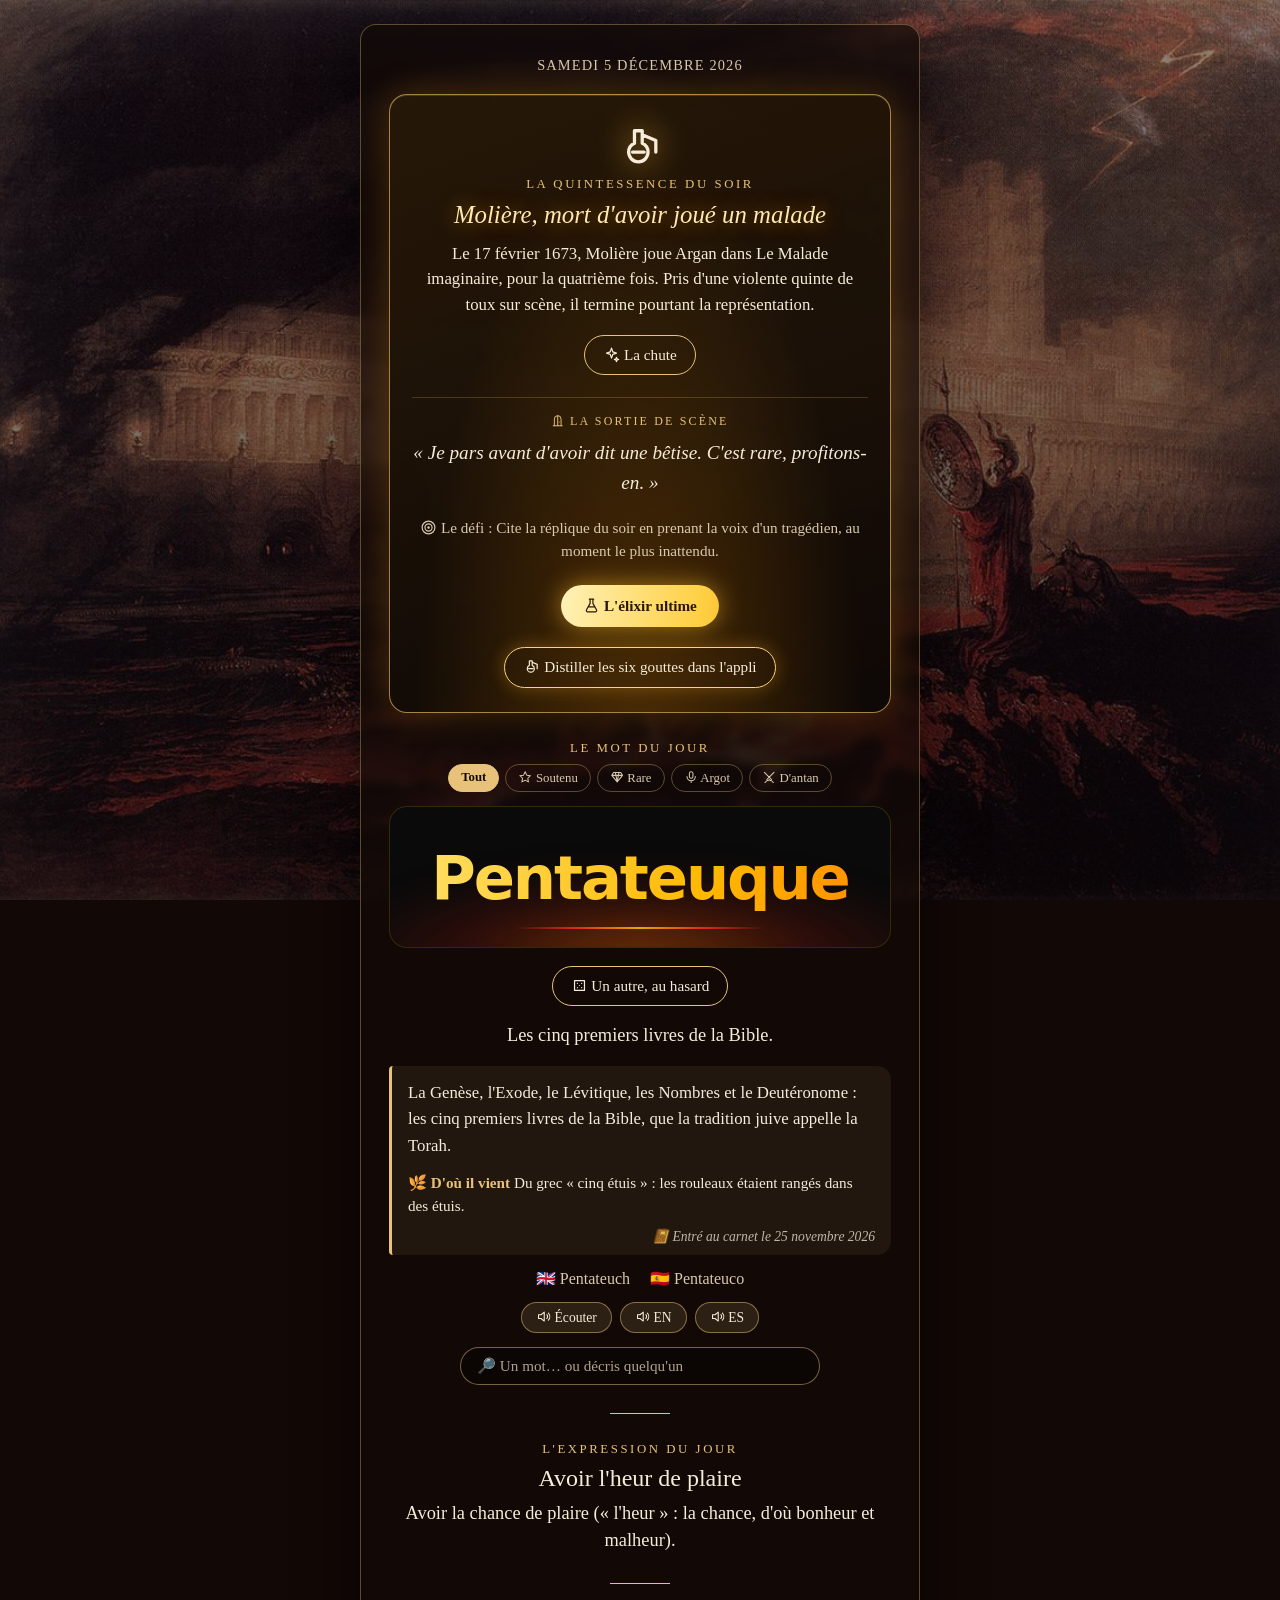
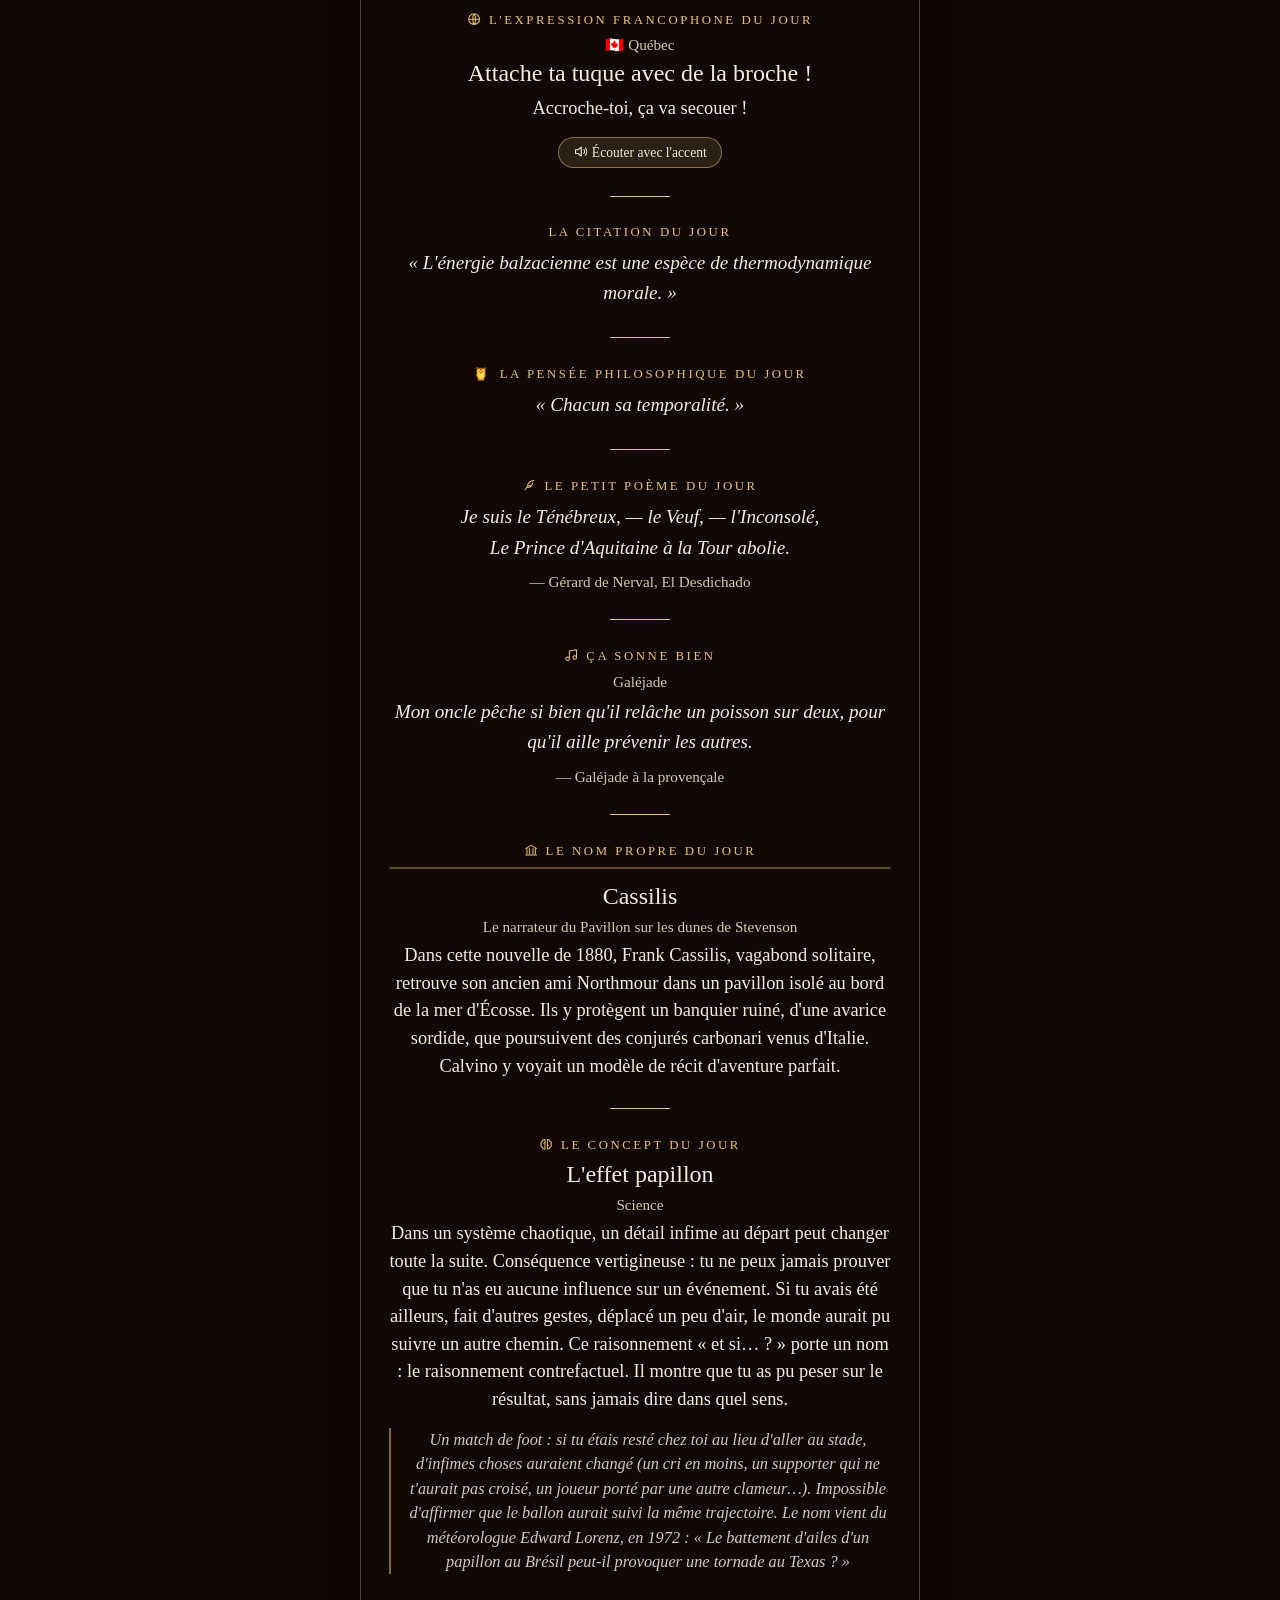
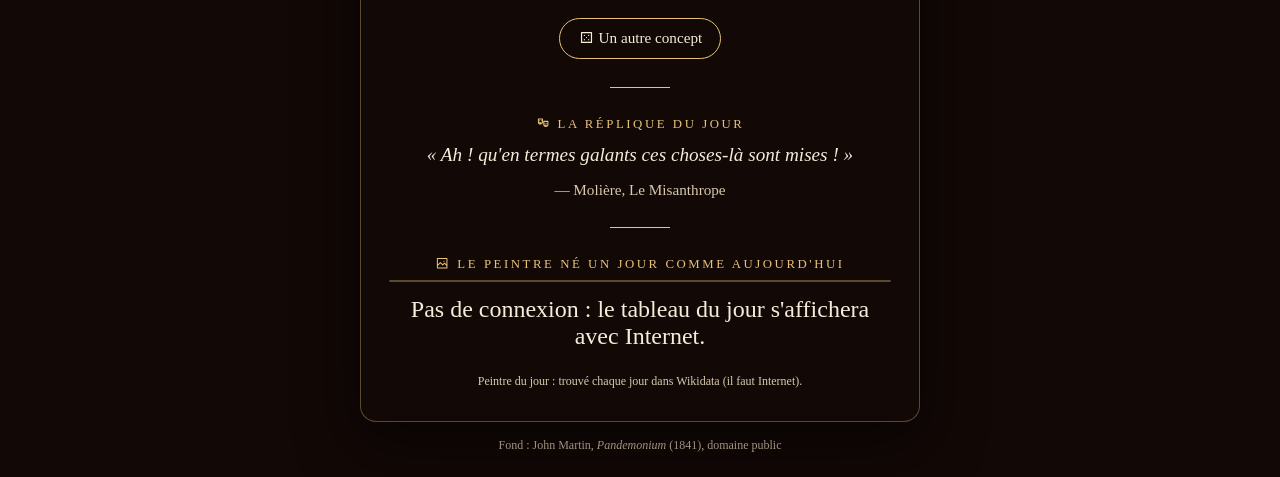
<file: index.html>
<!DOCTYPE html>
<html lang="fr">
<head>
  <meta charset="UTF-8">
  <meta name="viewport" content="width=device-width, initial-scale=1">
  <title>Mot du jour</title>
  <link rel="stylesheet" href="style.css">
</head>
<body>
  <main class="carte">
    <p class="date" id="date">…</p>
    <!-- La quintessence du jour : l'anecdote, la chute, le défi et la sortie de scène -->
    <section class="bloc quintessence" id="quintessence">
      <span class="q-etincelle" aria-hidden="true"></span><span class="q-etincelle" aria-hidden="true"></span><span class="q-etincelle" aria-hidden="true"></span><span class="q-etincelle" aria-hidden="true"></span><span class="q-etincelle" aria-hidden="true"></span>
      <p class="q-alambic" aria-hidden="true">⚗️</p>
      <h2 class="etiquette" id="q-etiquette">La quintessence du soir</h2>
      <p class="q-anecdote-titre" id="q-titre">…</p>
      <p class="definition" id="q-recit">…</p>
      <button class="bouton q-bouton-chute" id="q-bouton-chute" type="button">✨ La chute</button>
      <p class="q-chute" id="q-chute" hidden></p>
      <div class="q-sortie">
        <p class="q-petite-etiquette">🚪 La sortie de scène</p>
        <blockquote class="citation" id="q-sortie">…</blockquote>
      </div>
      <p class="q-defi" id="q-defi"></p>
      <button class="bouton q-bouton-elixir" id="q-bouton-elixir" type="button">🍯 L'élixir ultime</button>
      <div class="q-elixir" id="q-elixir" hidden>
        <p class="q-petite-etiquette">La tirade du soir, à déclamer</p>
        <p class="q-tirade" id="q-tirade"></p>
      </div>
      <a class="bouton q-vers-appli" href="app/">⚗️ Distiller les six gouttes dans l'appli</a>
    </section>

    <section class="bloc">
      <h2 class="etiquette" id="etiquette-mot">Le mot du jour</h2>
      <div class="categories" id="categories">
        <button class="categorie active" data-cat="tout" type="button">Tout</button>
        <button class="categorie" data-cat="utile" type="button">⭐ Soutenu</button>
        <button class="categorie" data-cat="rare" type="button">💎 Rare</button>
        <button class="categorie" data-cat="argot" type="button">🎤 Argot</button>
        <button class="categorie" data-cat="antan" type="button">⚔️ D'antan</button>
      </div>
      <div class="feu">
        <h1 class="mot" id="mot">…</h1>
      </div>
      <button class="bouton bouton-haut" id="hasard" type="button">🎲 Un autre, au hasard</button>
      <p class="definition" id="definition">…</p>
      <div class="fiche-site" id="fiche-site" hidden></div>
      <p class="langues">
        <span>🇬🇧 <span id="anglais">…</span></span>
        <span>🇪🇸 <span id="espagnol">…</span></span>
      </p>
      <div class="voix" id="voix">
        <button class="bouton-voix" type="button" data-langue="fr">🔊 Écouter</button>
        <button class="bouton-voix" type="button" data-langue="en">🔊 EN</button>
        <button class="bouton-voix" type="button" data-langue="es">🔊 ES</button>
      </div>
      <div class="recherche">
        <input class="champ-recherche" id="recherche" type="search" placeholder="🔎 Un mot… ou décris quelqu'un" autocomplete="off" aria-label="Chercher un mot">
        <ul class="resultats" id="resultats" hidden></ul>
      </div>
    </section>

    <hr class="separateur">

    <section class="bloc">
      <h2 class="etiquette">L'expression du jour</h2>
      <p class="expression" id="expression">…</p>
      <p class="definition" id="sens">…</p>
    </section>

    <hr class="separateur">

    <section class="bloc">
      <h2 class="etiquette">🌍 L'expression francophone du jour</h2>
      <p class="pays" id="pays">…</p>
      <p class="expression" id="francophone">…</p>
      <p class="definition" id="francophone-sens">…</p>
      <div class="voix">
        <button class="bouton-voix" id="ecouter-accent" type="button">🔊 Écouter avec l'accent</button>
      </div>
    </section>

    <hr class="separateur">

    <section class="bloc">
      <h2 class="etiquette">La citation du jour</h2>
      <blockquote class="citation" id="citation">…</blockquote>
      <p class="auteur" id="auteur"></p>
    </section>

    <hr class="separateur">

    <section class="bloc">
      <h2 class="etiquette">🦉 La pensée philosophique du jour</h2>
      <blockquote class="citation" id="philosophie">…</blockquote>
      <p class="auteur" id="philosophe"></p>
    </section>

    <hr class="separateur">

    <section class="bloc">
      <h2 class="etiquette">🪶 Le petit poème du jour</h2>
      <blockquote class="citation poeme" id="poeme">…</blockquote>
      <p class="auteur" id="poete"></p>
    </section>

    <hr class="separateur">

    <section class="bloc">
      <h2 class="etiquette">🎶 Ça sonne bien</h2>
      <p class="pays" id="sonore-type">…</p>
      <blockquote class="citation poeme" id="sonore">…</blockquote>
      <p class="auteur" id="sonore-info"></p>
    </section>

    <hr class="separateur">

    <section class="bloc">
      <h2 class="etiquette">🏛️ Le nom propre du jour</h2>
      <img class="oeuvre" id="nom-propre-image" alt="" hidden>
      <p class="expression" id="nom-propre">…</p>
      <p class="pays" id="nom-propre-qui"></p>
      <p class="definition" id="nom-propre-anecdote"></p>
      <p class="auteur" id="nom-propre-credit"></p>
    </section>

    <hr class="separateur">

    <section class="bloc" id="bloc-concept">
      <h2 class="etiquette">🧠 Le concept du jour</h2>
      <p class="expression" id="concept">…</p>
      <p class="pays" id="concept-famille"></p>
      <p class="definition" id="concept-explication"></p>
      <p class="definition concept-exemple" id="concept-exemple"></p>
      <button class="bouton" id="autre-concept" type="button">🎲 Un autre concept</button>
    </section>

    <hr class="separateur">

    <section class="bloc">
      <h2 class="etiquette">🎭 La réplique du jour</h2>
      <blockquote class="citation" id="replique">…</blockquote>
      <p class="auteur" id="piece"></p>
    </section>

    <hr class="separateur">

    <section class="bloc">
      <h2 class="etiquette">🖼️ Le peintre né un jour comme aujourd'hui</h2>
      <img class="oeuvre" id="oeuvre-image" alt="" hidden>
      <p class="expression" id="oeuvre">Recherche en cours…</p>
      <p class="auteur" id="peintre"></p>
    </section>

    <p class="source">Peintre du jour : trouvé chaque jour dans Wikidata (il faut Internet).</p>
  </main>

  <p class="credit" id="credit" hidden>Fond : John Martin, <em>Pandemonium</em> (1841), domaine public</p>

  <script src="mots-plus.js"></script>
  <script src="mots.js"></script>
  <script src="fiches.js"></script>
  <script src="carnet.js"></script>
  <script src="citations-plus.js"></script>
  <script src="contenus.js"></script>
  <script src="niveaux.js"></script>
  <script src="noms-propres.js"></script>
  <script src="quintessence.js"></script>
  <script src="script.js"></script>
  <script src="pictos.js"></script>
</body>
</html>
</file>
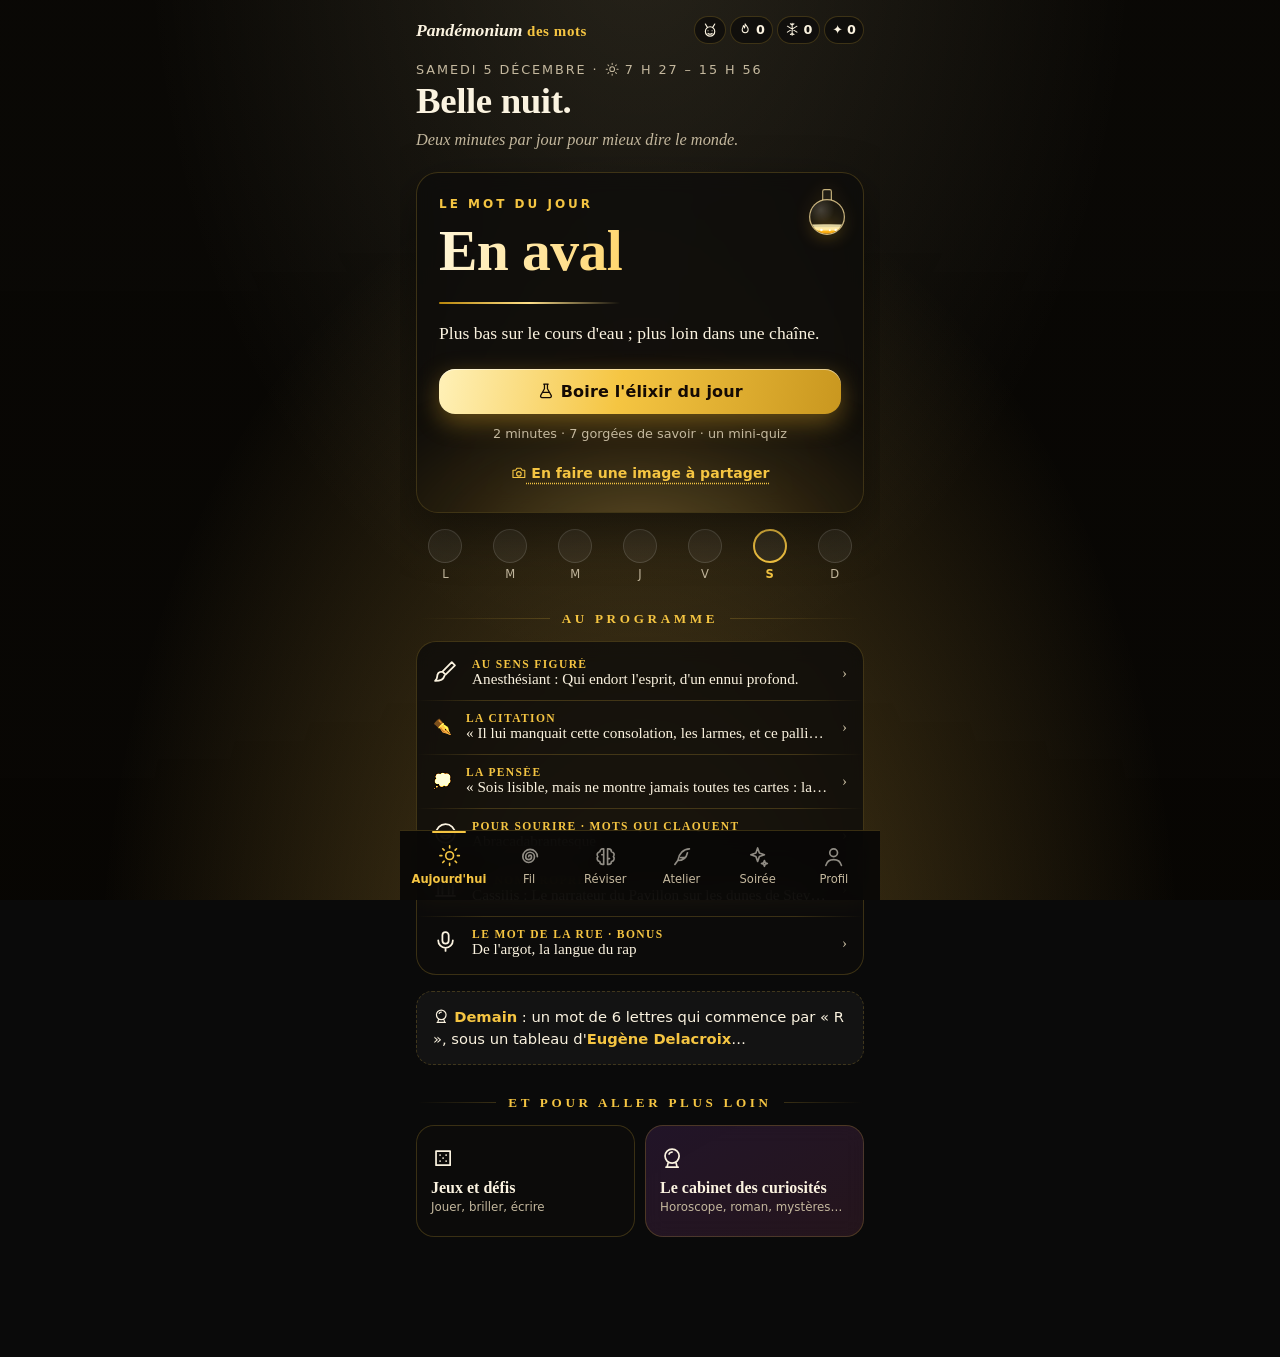
<file: app/index.html>
<!DOCTYPE html>
<html lang="fr">
<head>
  <meta charset="UTF-8">
  <meta name="viewport" content="width=device-width, initial-scale=1, viewport-fit=cover">
  <meta name="theme-color" content="#0a0804">
  <meta name="description" content="Un mot rare par jour, des citations, des pensées et un mini-quiz pour apprendre en 2 minutes.">
  <!-- Pour l'installer comme une appli sur l'écran d'accueil -->
  <link rel="manifest" href="manifest.webmanifest">
  <link rel="icon" href="icones/icone-192.png" type="image/png">
  <link rel="apple-touch-icon" href="icones/apple-touch-icon.png">
  <meta name="apple-mobile-web-app-capable" content="yes">
  <meta name="mobile-web-app-capable" content="yes">
  <meta name="apple-mobile-web-app-status-bar-style" content="black-translucent">
  <meta name="apple-mobile-web-app-title" content="Pandémonium">
  <title>Pandémonium des mots</title>
  <link rel="stylesheet" href="app.css">
</head>
<body>
  <div class="fond" aria-hidden="true"></div>

  <div class="appli">
    <!-- ===== En-tête : série et points ===== -->
    <header class="haut">
      <div class="marque"><em>Pandémonium</em> <span>des mots</span></div>
      <div class="compteurs">
        <button class="pastille bascule-version" id="bascule-version" type="button" aria-label="Passer à la version Pandémonium">😈</button>
        <span class="pastille flamme" title="Jours d'affilée">🔥 <b id="serie">0</b></span>
        <span class="pastille" title="Gels de série : protègent ta série si tu rates un jour">❄️ <b id="gels">0</b></span>
        <span class="pastille" title="Points">✦ <b id="xp">0</b></span>
      </div>
    </header>

    <!-- ===== Onglet Fil : le scroll culture, écran principal ===== -->
    <section class="ecran ecran-fil" id="ecran-fil" hidden>
      <iframe class="fil-cadre" id="fil-cadre" title="Le Fil des savoirs" src="about:blank"></iframe>
    </section>

    <!-- ===== Onglet Aujourd'hui ===== -->
    <section class="ecran" id="ecran-aujourdhui">
      <div id="accueil-session">
        <div class="salut">
          <p class="sur-titre" id="date"></p>
          <h1 class="titre" id="salut">Bonjour.</h1>
          <p class="devise" id="devise">Deux minutes par jour pour <span id="devise-verbe">mieux dire</span> le monde.</p>        </div>

        <article class="carte carte-apercu carte-hero">
          <!-- La fiole du jour : vide le matin, pleine d'élixir une fois la session bue -->
          <div class="fiole-hero" id="fiole-hero" aria-hidden="true">
            <div class="q-fiole"><div class="q-col"></div><div class="q-panse"><div class="q-liquide" id="fiole-hero-liquide" style="--avant:0%;--apres:18%"><i></i><i></i><i></i></div></div></div>
          </div>
          <p class="etiquette" id="etiquette-hero">Le mot du jour</p>
          <p class="mot-feu" id="apercu-mot">…</p>
          <div class="trait"></div>
          <p class="texte-doux" id="apercu-def">…</p>
          <div class="seulement-clair">
            <button class="bouton principal large bouton-hero" id="commencer" type="button">Commencer</button>
            <p class="petit detail-hero">2 minutes · 7 gorgées de savoir · un mini-quiz</p>
            <p class="petit" id="deja-fait" hidden>🍯 Élixir du jour bu jusqu'à la dernière goutte. Reviens demain pour garder ta série !<br><b id="compte-rebours"></b></p>
          </div>
          <button class="lien-image" id="ouvrir-image" type="button">📸 En faire une image à partager</button>
        </article>

        <!-- La version sombre : le grimoire du jour -->
        <div class="seulement-maudit" id="grimoire"></div>

        <div class="seulement-clair">
        <div class="semaine" id="semaine"></div>

        <button class="rappel-revision" id="rappel-revision" type="button" hidden></button>

        <h2 class="titre-2">Au programme</h2>
        <div class="programme" id="programme"></div>

        <div class="teaser" id="teaser"></div>
        </div>

        <!-- Les deux portes : les bonus d'un côté, les curiosités de l'autre (tri du 2026-11-25) -->
        <h2 class="titre-2">Et pour aller plus loin</h2>
        <div class="duo-conversation portes-accueil">
          <button class="bouton-conversation porte-jeux" id="ouvrir-jeux" type="button"><i>🎲</i><b>Jeux et défis</b><span>Jouer, briller, écrire</span></button>
          <button class="bouton-conversation porte-cabinet" id="ouvrir-cabinet" type="button"><i>🔮</i><b>Le cabinet des curiosités</b><span>Horoscope, roman, mystères…</span></button>
        </div>
      </div>

      <!-- Les cartes de la session -->
      <div id="session" hidden>
        <div class="progression" id="progression"></div>
        <article class="carte carte-session" id="carte"></article>
        <div class="rangee">
          <button class="bouton" id="precedent" type="button">◀</button>
          <button class="bouton principal" id="suivant" type="button">Suivant</button>
        </div>
      </div>

      <!-- Le quiz -->
      <div id="quiz" hidden>
        <div class="progression" id="progression-quiz"></div>
        <article class="carte">
          <p class="etiquette">Quel mot correspond ?</p>
          <p class="question" id="question"></p>
          <div class="choix" id="choix"></div>
        </article>
      </div>

      <!-- Le résultat -->
      <div id="resultat" hidden>
        <article class="carte centre">
          <p class="grand-emoji" id="resultat-emoji">🔥</p>
          <h2 class="titre" id="resultat-titre">Bravo !</h2>
          <p class="texte-doux" id="resultat-texte"></p>
          <p class="gain" id="resultat-gain"></p>
          <p class="palier" id="palier" hidden></p>
        </article>
        <button class="bouton large coffre" id="coffre" type="button" hidden>🎁 Ouvrir le coffre du jour</button>
        <p class="coffre-resultat" id="coffre-resultat" hidden></p>
        <button class="bouton principal large" id="partager" type="button">Partager le mot du jour</button>
        <button class="bouton large" id="retour-accueil" type="button">Terminer</button>
      </div>
    </section>

    <!-- ===== Onglet Réviser ===== -->
    <section class="ecran" id="ecran-reviser" hidden>
      <h1 class="titre">Réviser</h1>
      <p class="sous-titre">Les mots reviennent juste avant que tu les oublies.</p>
      <article class="carte">
        <p class="etiquette">À revoir aujourd'hui</p>
        <p class="chiffre" id="a-revoir">0</p>
        <p class="texte-doux" id="mots-appris"></p>
      </article>
      <button class="bouton principal large" id="lancer-revision" type="button">Lancer une révision</button>
      <p class="petit">Revoir tes mots du jour est toujours gratuit. En plus : 1 révision bonus par jour, illimitée avec Premium.</p>

      <button class="bouton-quintessence bouton-tour" id="ouvrir-tour" type="button">
        <i aria-hidden="true">🗼</i>
        <b>La Tour du Pandémonium</b>
        <span id="tour-sous">Monte étage par étage et terrasse les créatures avec tes mots</span>
      </button>
      <div class="duo-conversation">
        <button class="bouton-conversation" id="ouvrir-pendu" type="button"><i>🪢</i><b>Le pendu de la potence</b><span>Un mot rare, lettre par lettre</span></button>
        <button class="bouton-conversation" id="ouvrir-galejade" type="button"><i>🎭</i><b>Vrai ou galéjade ?</b><span>5 secondes pour démasquer le faux</span></button>
      </div>
      <button class="bouton-conversation bouton-paires" id="ouvrir-paires" type="button"><i>🔗</i><b>Les alliances</b><span id="paires-sous">60 secondes pour relier un maximum de mots à leur définition</span></button>

      <h2 class="titre-2">Le dictionnaire 🔎</h2>
      <input class="champ-dico" id="dico-recherche" type="search" placeholder="Un mot… ou décris quelqu'un pour trouver le mot juste" autocomplete="off" aria-label="Chercher un mot">
      <div class="puces" id="puces-dico">
        <button class="puce active" data-cat="tout" type="button">Tout</button>
        <button class="puce" data-cat="utile" type="button">⭐ Soutenu</button>
        <button class="puce" data-cat="rare" type="button">💎 Rare</button>
        <button class="puce" data-cat="argot" type="button">🎤 Argot</button>
        <button class="puce" data-cat="antan" type="button">⚔️ D'antan</button>
        <button class="puce" data-cat="concepts" type="button">🧠 Concepts</button>
        <button class="puce" data-cat="nomspropres" type="button">🏛️ Noms propres</button>
      </div>
      <p class="petit" id="dico-compte"></p>
      <div id="dico-resultats" class="liste"></div>

      <h2 class="titre-2">Mes favoris ♥</h2>
      <div id="liste-favoris" class="liste"></div>
    </section>

    <!-- ===== Onglet Collection ===== -->
    <section class="ecran" id="ecran-collection" hidden>
      <h1 class="titre">Atelier</h1>
      <p class="sous-titre">Joue avec les images des grands auteurs, puis invente les tiennes.</p>

      <button class="bouton-quintessence bouton-alambic" id="ouvrir-sublimer" type="button">
        <i aria-hidden="true">✒️</i>
        <b>Sublimer</b>
        <span>Écris ton message comme il vient : l'appli le rend élégant, poétique ou romantique, à envoyer</span>
      </button>

      <button class="bouton-quintessence bouton-alambic" id="ouvrir-alambic" type="button">
        <i aria-hidden="true">⚗️</i>
        <b>L'alambic</b>
        <span>Trois mots rares à distiller en une phrase : bronze, argent, or… ou légendaire</span>
      </button>

      <button class="bouton-quintessence bouton-alambic" id="ouvrir-tirade" type="button">
        <i aria-hidden="true">🎭</i>
        <b>La tirade du jour</b>
        <span>Un grand texte du théâtre, à jouer face caméra pour TikTok, Reels ou Shorts</span>
      </button>

      <article class="carte">
        <p class="etiquette">✍️ L'atelier poétique</p>
        <div class="rangee">
          <button class="bouton" id="jeu-completer" type="button">🧩 Complète l'image</button>
          <button class="bouton" id="jeu-creer" type="button">✍️ Crée ton image</button>
        </div>
        <div class="zone-atelier" id="zone-atelier"></div>
      </article>

      <article class="carte">
        <p class="etiquette">🎤 L'atelier rimes</p>
        <p class="petit gauche">Donne tes mots (ou tire-les au sort), regarde ce qui rime, puis écris ta punchline. C'est toi qui écris : l'appli te donne seulement la matière.</p>
        <input class="champ" id="rimes-mots" placeholder="Tes mots, séparés par des virgules (ex. : rire, rime)" maxlength="120" autocomplete="off">
        <div class="rangee">
          <button class="bouton" id="rimes-tirer" type="button">🎲 Tirer des mots</button>
          <button class="bouton principal" id="rimes-chercher" type="button">Trouver les rimes</button>
        </div>
        <div class="zone-atelier" id="zone-rimes"></div>
      </article>

      <h2 class="titre-2">📓 Mon carnet</h2>
      <p class="petit gauche">Un mot croisé dans un livre, un film, une conversation ? Note-le ici avec la phrase où tu l'as trouvé : il entre dans ton dictionnaire, tes jeux et tes révisions, avec sa propre fiche.</p>

      <form class="carte formulaire" id="formulaire">
        <div class="onglets-type" role="radiogroup">
          <label><input type="radio" name="type" value="mot" checked> Mot</label>
          <label><input type="radio" name="type" value="citation"> Citation</label>
          <label><input type="radio" name="type" value="pensee"> Pensée</label>
          <label><input type="radio" name="type" value="invention"> Invention</label>
        </div>
        <input class="champ" id="champ-titre" placeholder="Le mot (ex. : Pantois)" maxlength="120" required>
        <textarea class="champ" id="champ-texte" placeholder="Sa définition" maxlength="400" rows="3" required></textarea>
        <input class="champ" id="champ-source" placeholder="📖 Où l'as-tu croisé ? (ex. : La Peau de chagrin, un film, ma grand-mère…)" maxlength="120">
        <textarea class="champ" id="champ-contexte" placeholder="✍️ La phrase où tu l'as trouvé (facultatif)" maxlength="400" rows="2"></textarea>
        <input class="champ" id="champ-auteur" placeholder="Auteur (facultatif)" maxlength="80">
        <button class="bouton principal large" type="submit" id="bouton-carnet">Ajouter à mon carnet</button>
        <p class="petit" id="limite-collection"></p>
      </form>

      <div id="liste-collection" class="liste"></div>
    </section>

    <!-- ===== Onglet Soirée ===== -->
    <section class="ecran" id="ecran-soiree" hidden>
      <p class="sur-titre">Mode soirée</p>
      <h1 class="titre" id="titre-soiree">Le salon</h1>
      <p class="sous-titre" id="sous-titre-soiree">Pose le téléphone au milieu, lis à voix haute, et que la partie commence.</p>

      <div class="salons" id="salons">
        <button class="salon actif" data-salon="amis" type="button"><i>🎉</i><b>Entre amis</b><span>Débats, paradoxes, défis</span></button>
        <button class="salon" data-salon="conversation" type="button"><i>💬</i><b>À deux</b><span>Pour un tête-à-tête</span></button>
        <button class="salon" data-salon="famille" type="button"><i>👨‍👩‍👧</i><b>En famille</b><span>Anciens contre jeunes</span></button>
        <button class="salon" data-salon="theatre" type="button"><i>🎭</i><b>Théâtre</b><span>Une phrase, mille tons</span></button>
      </div>

      <button class="bouton-conversation bouton-paires bouton-pyramide" id="ouvrir-pyramide" type="button"><i>🔺</i><b id="nom-pyramide">La pyramide</b><span>15 cartes face cachée, des défis qui montent en puissance</span></button>
      <button class="bouton-conversation bouton-paires bouton-pyramide" id="ouvrir-duel" type="button"><i>⚔️</i><b>Le duel d'insultes</b><span>À deux, face à face : la plus belle pique l'emporte, le public tranche</span></button>
      <button class="bouton-conversation bouton-paires bouton-pyramide" id="ouvrir-garou" type="button"><i>🐺</i><b>Le loup-garou maudit</b><span>De 5 à 16 joueurs : l'appli distribue les rôles et raconte la nuit</span></button>

      <div class="puces" id="puces-soiree">
        <button class="puce active" data-genre="tout" type="button">Tout</button>
        <button class="puce" data-genre="debat" type="button">Débat</button>
        <button class="puce" data-genre="paradoxe" type="button">Paradoxe</button>
        <button class="puce" data-genre="defi" type="button">Défi</button>
        <button class="puce" data-genre="qui" type="button">Qui de nous</button>
        <button class="puce" data-genre="devine" type="button">Devine</button>
        <button class="puce" data-genre="galejade" type="button">Galéjade</button>
        <button class="puce" data-genre="glissement" type="button">Glissements</button>
        <button class="puce" data-genre="invente" type="button">Invente</button>
        <button class="puce" data-genre="diction" type="button">Articule</button>
        <button class="puce" data-genre="malle" type="button">La malle</button>
      </div>

      <article class="carte carte-session carte-soiree" id="carte-soiree"></article>
      <div class="score-famille" id="score-famille" hidden>
        <button class="camp" type="button" data-camp="anciens">👴 Les anciens <strong id="points-anciens">0</strong> <span>+1</span></button>
        <button class="camp" type="button" data-camp="jeunes">🧒 Les jeunes <strong id="points-jeunes">0</strong> <span>+1</span></button>
        <button class="remise" type="button" aria-label="Remettre les points à zéro">↺</button>
      </div>
      <button class="bouton principal large" id="sujet-suivant" type="button">Sujet suivant</button>
      <p class="petit" id="compteur-soiree"></p>
    </section>

    <!-- ===== Onglet Profil ===== -->
    <section class="ecran" id="ecran-profil" hidden>
      <h1 class="titre">Profil</h1>
      <article class="carte">
        <p class="etiquette">Ton niveau</p>
        <p class="niveau" id="niveau">Apprenti</p>
        <div class="barre"><div class="barre-remplie" id="barre-niveau"></div></div>
        <p class="petit" id="niveau-detail"></p>
      </article>

      <!-- Le grimoire des titres : chaque exploit débloque un titre, gardé pour toujours -->
      <h2 class="titre-2">📖 Le grimoire des titres</h2>
      <p class="petit gauche" id="grimoire-titres-compte"></p>
      <div class="grimoire-titres" id="grimoire-titres"></div>

      <h2 class="titre-2">🐉 Ton bestiaire</h2>
      <p class="petit gauche" id="bestiaire-compte"></p>
      <div class="collection-magie" id="profil-bestiaire"></div>

      <h2 class="titre-2">🪄 Tes sortilèges</h2>
      <p class="petit gauche" id="sorts-compte"></p>
      <div class="collection-magie" id="profil-sorts"></div>

      <article class="carte">
        <p class="etiquette">🔊 Le bruit du breuvage</p>
        <p class="texte-doux">Un petit glouglou quand tu bois l'élixir, et des bulles à chaque gorgée.</p>
        <button class="bouton large" id="bascule-son" type="button">🔊 Son activé</button>
      </article>

      <h2 class="titre-2">Galerie</h2>
      <p class="petit gauche">Chaque jour, un tableau différent. Touche-en un pour le garder (Premium dans la version finale).</p>
      <div class="galerie" id="galerie"></div>
      <p class="petit gauche" id="credit-fond"></p>

      <h2 class="titre-2">Badges</h2>
      <div class="badges" id="badges"></div>

      <article class="carte carte-premium">
        <p class="etiquette">Premium</p>
        <p class="texte-doux">Thèmes exclusifs, widgets, révisions et collection illimitées, catégories théâtre, philosophie et francophonie.</p>
        <button class="bouton principal large" id="ouvrir-premium" type="button">Découvrir Premium</button>
      </article>
    </section>

    <!-- ===== Barre de navigation ===== -->
    <nav class="navigation">
      <button class="nav actif" data-ecran="aujourdhui" type="button"><span>☀️</span>Aujourd'hui</button>
      <button class="nav" data-ecran="fil" type="button"><span>🌀</span>Fil</button>
      <button class="nav" data-ecran="reviser" type="button"><span>🧠</span>Réviser</button>
      <button class="nav" data-ecran="collection" type="button"><span>✍️</span>Atelier</button>
      <button class="nav" data-ecran="soiree" type="button"><span>🎉</span>Soirée</button>
      <button class="nav" data-ecran="profil" type="button"><span>👤</span>Profil</button>
    </nav>
  </div>

  <!-- ===== Fenêtre des sujets de conversation ===== -->
  <div class="voile" id="fenetre-conversation" hidden>
    <div class="fenetre">
      <button class="fermer" id="fermer-conversation" type="button" aria-label="Fermer">✕</button>
      <div id="conversation-contenu"></div>
    </div>
  </div>

  <!-- ===== La pyramide : 15 cartes face cachée, des défis de plus en plus forts ===== -->
  <div class="voile" id="fenetre-pyramide" hidden>
    <div class="fenetre">
      <button class="fermer" id="fermer-pyramide" type="button" aria-label="Fermer">✕</button>
      <p class="etiquette" id="titre-pyramide">🔺 La pyramide</p>
      <p class="petit gauche" id="regle-pyramide"></p>
      <div class="pyramide" id="pyramide"></div>
      <div class="defi-pyramide" id="defi-pyramide"></div>
      <button class="bouton principal large" id="rejouer-pyramide" type="button">Nouvelle pyramide</button>
    </div>
  </div>

  <!-- ===== L'alambic : trois mots rares distillés en une phrase ===== -->
  <div class="voile" id="fenetre-alambic" hidden>
    <div class="fenetre">
      <button class="fermer" id="fermer-alambic" type="button" aria-label="Fermer">✕</button>
      <p class="etiquette">⚗️ L'alambic</p>
      <div class="alambic" id="alambic"></div>
    </div>
  </div>

  <!-- ===== Sublimer : ton message, en plus beau (rien ne part sans toi) ===== -->
  <div class="voile" id="fenetre-sublimer" hidden>
    <div class="fenetre">
      <button class="fermer" id="fermer-sublimer" type="button" aria-label="Fermer">✕</button>
      <p class="etiquette">✒️ Sublimer</p>
      <div class="sublimer" id="sublimer">
        <textarea class="champ" id="sublime-texte" rows="3" maxlength="600" placeholder="Ton message, tel qu'il te vient… (ex. : dispo demain pour un café ?)" aria-label="Ton message"></textarea>
        <div class="tons-sublime" id="sublime-tons"></div>
        <div class="curseur-sublime">
          <label for="sublime-degre">Degré : <b id="sublime-degre-nom">Raffiné</b></label>
          <input type="range" id="sublime-degre" min="1" max="3" step="1" value="2">
          <div class="graduations"><span>Délicat</span><span>Raffiné</span><span>Grandiloquent</span></div>
        </div>
        <div class="formats-image tu-vous">
          <button type="button" id="sublime-tu">Tutoyer</button>
          <button type="button" id="sublime-vous">Vouvoyer</button>
        </div>
        <div id="sublime-resultat"></div>
      </div>
    </div>
  </div>

  <!-- ===== La tirade du jour : le texte, le jeu, puis le tournage face caméra (rien ne quitte le téléphone sans toi) ===== -->
  <div class="voile" id="fenetre-tirade" hidden>
    <div class="fenetre">
      <button class="fermer" id="fermer-tirade" type="button" aria-label="Fermer">✕</button>
      <p class="etiquette">🎭 La tirade du jour</p>
      <div id="tirade"></div>
    </div>
  </div>
  <div class="plateau" id="plateau" hidden>
    <video class="plateau-video" id="plateau-video" playsinline muted autoplay></video>
    <div class="prompteur" id="prompteur"></div>
    <p class="plateau-decompte" id="plateau-decompte"></p>
    <p class="plateau-chrono" id="plateau-chrono" hidden>● 0:00</p>
    <div class="plateau-actions" id="plateau-actions"></div>
  </div>

  <!-- ===== Le Roman de l'Alchimiste : le feuilleton, un épisode par jour ===== -->
  <div class="voile" id="fenetre-roman" hidden>
    <div class="fenetre fenetre-roman">
      <button class="fermer" id="fermer-roman" type="button" aria-label="Fermer">✕</button>
      <div class="roman" id="roman"></div>
    </div>
  </div>

  <!-- ===== Les jeux : la Tour, le pendu, vrai ou galéjade ===== -->
  <div class="voile" id="fenetre-tour" hidden>
    <div class="fenetre">
      <button class="fermer" id="fermer-tour" type="button" aria-label="Fermer">✕</button>
      <div class="tour" id="tour"></div>
    </div>
  </div>
  <div class="voile" id="fenetre-pendu" hidden>
    <div class="fenetre">
      <button class="fermer" id="fermer-pendu" type="button" aria-label="Fermer">✕</button>
      <p class="etiquette">🪢 Le pendu de la potence</p>
      <div class="pendu" id="pendu"></div>
    </div>
  </div>
  <!-- ===== La porte qui s'ouvre en grinçant sur Jeux et défis / le cabinet des curiosités ===== -->
  <div class="porte" id="porte" hidden aria-hidden="true">
    <div class="porte-scene">
      <div class="porte-cadre">
        <!-- Derrière la porte : la lumière chaude de la pièce -->
        <div class="porte-ouverture"><i class="porte-rayon"></i><i class="porte-poussiere"></i><i class="porte-poussiere"></i><i class="porte-poussiere"></i><i class="porte-poussiere"></i><i class="porte-poussiere"></i><i class="porte-poussiere"></i></div>
        <!-- Le battant : bois veiné, ferrures, clous et heurtoir -->
        <div class="porte-battant">
          <svg viewBox="0 0 200 320" preserveAspectRatio="none">
            <defs>
              <clipPath id="porte-arche"><path d="M0,320 V100 A100,100 0 0 1 200,100 V320 Z"/></clipPath>
              <filter id="porte-grain" x="0" y="0" width="100%" height="100%">
                <feTurbulence type="fractalNoise" baseFrequency="0.009 0.24" numOctaves="4" seed="7"/>
                <feColorMatrix values="0 0 0 0 0.09  0 0 0 0 0.04  0 0 0 0 0.01  3 0 0 0 -1.05"/>
              </filter>
              <linearGradient id="porte-ombre" x1="0" x2="1">
                <stop offset="0" stop-color="#000" stop-opacity=".55"/>
                <stop offset=".18" stop-color="#000" stop-opacity="0"/>
                <stop offset=".82" stop-color="#000" stop-opacity="0"/>
                <stop offset="1" stop-color="#000" stop-opacity=".6"/>
              </linearGradient>
              <linearGradient id="porte-reflet" x1="0" y1="0" x2="0" y2="1">
                <stop offset="0" stop-color="#ffd9a0" stop-opacity=".12"/>
                <stop offset=".5" stop-color="#ffd9a0" stop-opacity="0"/>
                <stop offset="1" stop-color="#000" stop-opacity=".35"/>
              </linearGradient>
            </defs>
            <g clip-path="url(#porte-arche)">
              <rect width="200" height="320" fill="#4e2c13"/>
              <rect x="50" width="50" height="320" fill="#5e3818"/>
              <rect x="100" width="50" height="320" fill="#45260f"/>
              <rect x="150" width="50" height="320" fill="#573215"/>
              <rect width="200" height="320" filter="url(#porte-grain)"/>
              <rect width="200" height="320" filter="url(#porte-grain)" transform="translate(200 0) scale(-1 1)" opacity=".6"/>
              <g stroke="#1e0f06" stroke-width="2.2" opacity=".85"><path d="M50,0V320M100,0V320M150,0V320"/></g>
              <g stroke="#a8724a" stroke-width=".8" opacity=".25"><path d="M52,0V320M102,0V320M152,0V320"/></g>
              <rect width="200" height="320" fill="url(#porte-reflet)"/>
              <rect width="200" height="320" fill="url(#porte-ombre)"/>
              <g fill="#17110d" stroke="#3a2e25" stroke-width="1">
                <rect x="-2" y="92" width="150" height="15" rx="2"/>
                <rect x="-2" y="238" width="150" height="15" rx="2"/>
              </g>
              <g fill="#6b5a48"><circle cx="14" cy="99.5" r="2.6"/><circle cx="50" cy="99.5" r="2.6"/><circle cx="86" cy="99.5" r="2.6"/><circle cx="122" cy="99.5" r="2.6"/>
                <circle cx="14" cy="245.5" r="2.6"/><circle cx="50" cy="245.5" r="2.6"/><circle cx="86" cy="245.5" r="2.6"/><circle cx="122" cy="245.5" r="2.6"/></g>
              <circle cx="166" cy="180" r="9" fill="#2a1d12" stroke="#7a5a2a" stroke-width="1.5"/>
              <circle cx="166" cy="198" r="13" fill="none" stroke="#c89a45" stroke-width="3.4"/>
              <circle cx="166" cy="198" r="13" fill="none" stroke="#fff0c0" stroke-width=".8" opacity=".5" stroke-dasharray="10 72"/>
              <ellipse cx="166" cy="232" rx="3" ry="6" fill="#0b0705"/>
            </g>
            <path d="M1.5,320 V100 A98.5,98.5 0 0 1 198.5,100 V320" fill="none" stroke="#1a0e06" stroke-width="3"/>
          </svg>
        </div>
      </div>
    </div>
  </div>
  <!-- ===== Les œufs cachés : surprises selon l'heure ou la date ===== -->
  <div class="oeuf" id="oeuf" hidden></div>
  <!-- ===== Les bonus : jeux, conversation, écriture ===== -->
  <div class="voile" id="fenetre-jeux" hidden>
    <div class="fenetre">
      <button class="fermer" id="fermer-jeux" type="button" aria-label="Fermer">✕</button>
      <p class="etiquette">🎲 Jeux et défis</p>
      <p class="etiquette-petite">🧠 Jouer avec tes mots</p>
      <div class="liste-jeux">
        <button class="ligne-programme" type="button" data-relais="ouvrir-tour"><span class="icone-programme">🏰</span><span class="texte-programme"><b>La Tour du Pandémonium</b><span>Terrasse les créatures avec tes mots</span></span><span class="fleche">›</span></button>
        <button class="ligne-programme" type="button" data-relais="ouvrir-pendu"><span class="icone-programme">🪢</span><span class="texte-programme"><b>Le pendu de la potence</b><span>Un mot rare, lettre par lettre</span></span><span class="fleche">›</span></button>
        <button class="ligne-programme" type="button" data-relais="ouvrir-galejade"><span class="icone-programme">🎭</span><span class="texte-programme"><b>Vrai ou galéjade ?</b><span>5 secondes pour démasquer le faux</span></span><span class="fleche">›</span></button>
        <button class="ligne-programme" type="button" data-relais="ouvrir-paires"><span class="icone-programme">🔗</span><span class="texte-programme"><b>Les alliances</b><span>60 secondes pour relier mots et définitions</span></span><span class="fleche">›</span></button>
      </div>
      <p class="etiquette-petite">✨ Briller ce soir</p>
      <div class="liste-jeux">
        <button class="ligne-programme" type="button" data-relais="ouvrir-quintessence"><span class="icone-programme">⚗️</span><span class="texte-programme"><b id="qb-titre">La quintessence du soir</b><span id="qb-sous">Six gouttes d'esprit pour briller ce soir</span></span><span class="fleche">›</span></button>
        <button class="ligne-programme" type="button" data-relais="ouvrir-panne"><span class="icone-programme">💬</span><span class="texte-programme"><b>Panne de conversation ?</b><span>Un sujet qui surprend, tout de suite</span></span><span class="fleche">›</span></button>
        <button class="ligne-programme" type="button" data-relais="ouvrir-rdv"><span class="icone-programme">🗓️</span><span class="texte-programme"><b>Avant ton rendez-vous</b><span>3 sujets à retenir en chemin</span></span><span class="fleche">›</span></button>
      </div>
      <p class="etiquette-petite">✍️ Écrire et jouer à plusieurs</p>
      <div class="liste-jeux">
        <button class="ligne-programme" type="button" data-relais-ecran="collection"><span class="icone-programme">✒️</span><span class="texte-programme"><b>L'atelier</b><span>Sublimer, l'alambic, les rimes</span></span><span class="fleche">›</span></button>
        <button class="ligne-programme" type="button" data-relais-ecran="soiree"><span class="icone-programme">🎉</span><span class="texte-programme"><b>Le mode soirée</b><span>Pyramide, duel d'insultes, loup-garou</span></span><span class="fleche">›</span></button>
      </div>
      <!-- Boutons d'origine, cachés : la fenêtre les « appuie » à ta place -->
      <div hidden>
        <button id="ouvrir-quintessence" type="button"></button>
        <button id="ouvrir-panne" type="button"></button>
        <button id="ouvrir-rdv" type="button"></button>
      </div>
    </div>
  </div>
  <!-- ===== Le cabinet des curiosités : horoscope, roman, fiole mystère, fil des savoirs… ===== -->
  <div class="voile" id="fenetre-cabinet" hidden>
    <div class="fenetre fenetre-cabinet">
      <button class="fermer" id="fermer-cabinet" type="button" aria-label="Fermer">✕</button>
      <p class="etiquette">🔮 Le cabinet des curiosités</p>
      <p class="petit gauche">Les à-côtés du Pandémonium : pour flâner quand tu as fini ton mot du jour.</p>
      <div class="widgets" id="widgets"></div>
    </div>
  </div>
  <div class="voile" id="fenetre-galejade" hidden>
    <div class="fenetre">
      <button class="fermer" id="fermer-galejade" type="button" aria-label="Fermer">✕</button>
      <p class="etiquette">🎭 Vrai ou galéjade ?</p>
      <div class="galejade" id="galejade"></div>
    </div>
  </div>
  <!-- ===== Que lire ensuite ? Des livres choisis à la main, selon les thèmes qu'on aime ===== -->
  <div class="voile" id="fenetre-livres" hidden>
    <div class="fenetre">
      <button class="fermer" id="fermer-livres" type="button" aria-label="Fermer">✕</button>
      <p class="etiquette">📚 Que lire ensuite ?</p>
      <p class="petit">Touche les thèmes qui te font vibrer : la pile se compose pour toi.</p>
      <div class="puces livres-themes" id="livres-themes"></div>
      <div class="livres-onglets"><button class="puce active" type="button" data-vue="conseils">✨ Pour toi</button><button class="puce" type="button" data-vue="pile">📌 Ma pile</button><button class="puce" type="button" data-vue="lus">✓ Lus</button></div>
      <div class="livres-liste" id="livres-liste"></div>
    </div>
  </div>

  <!-- ===== L'annonce d'un nouveau titre ===== -->
  <div class="voile" id="fenetre-titre" hidden>
    <div class="fenetre fenetre-titre">
      <p class="etiquette">🏆 Nouveau titre débloqué</p>
      <div class="titre-sceau" id="titre-sceau"></div>
      <p class="titre-nom" id="titre-nom"></p>
      <p class="texte-doux" id="titre-exploit"></p>
      <button class="bouton principal large" id="fermer-titre" type="button">Je le porte avec fierté</button>
    </div>
  </div>

  <!-- ===== Le duel d'insultes : deux duellistes, des bottes lettrées, le public tranche ===== -->
  <div class="voile" id="fenetre-duel" hidden>
    <div class="fenetre">
      <button class="fermer" id="fermer-duel" type="button" aria-label="Fermer">✕</button>
      <p class="etiquette">⚔️ Le duel d'insultes</p>
      <div class="duel" id="duel"></div>
    </div>
  </div>

  <!-- ===== Le loup-garou, version horreur : on distribue les rôles en passant le téléphone, puis l'appli mène la partie ===== -->
  <div class="voile" id="fenetre-garou" hidden>
    <div class="fenetre">
      <button class="fermer" id="fermer-garou" type="button" aria-label="Fermer">✕</button>
      <p class="etiquette">🐺 Le loup-garou maudit</p>
      <div class="garou" id="garou"></div>
    </div>
  </div>

  <!-- ===== L'image à partager (Instagram, TikTok…) : le mot du jour, dessiné par l'appli ===== -->
  <div class="voile" id="fenetre-image" hidden>
    <div class="fenetre">
      <button class="fermer" id="fermer-image" type="button" aria-label="Fermer">✕</button>
      <p class="etiquette">📸 L'image du jour</p>
      <div class="formats-image" id="formats-image">
        <button type="button" data-format="post" class="actif">Publication</button>
        <button type="button" data-format="story">Story</button>
      </div>
      <img class="apercu-image" id="apercu-image" alt="L'image du mot du jour, prête à partager">
      <button class="bouton principal large" id="partager-image" type="button">Partager sur Instagram</button>
      <button class="bouton large" id="enregistrer-image" type="button">Enregistrer l'image</button>
      <p class="petit">« Partager » ouvre le menu du téléphone : choisis Instagram, puis publication ou story.</p>
    </div>
  </div>

  <!-- ===== Le jeu des paires : un mot, sa définition ===== -->
  <div class="voile" id="fenetre-paires" hidden>
    <div class="fenetre">
      <button class="fermer" id="fermer-paires" type="button" aria-label="Fermer">✕</button>
      <p class="etiquette" id="titre-paires">🔗 Les alliances</p>
      <div class="alliances" id="alliances"></div>
    </div>
  </div>

  <!-- ===== Fenêtre du dictionnaire : la carte complète d'un mot ===== -->
  <div class="voile" id="fiche-mot" hidden>
    <div class="fenetre">
      <button class="fermer" id="fermer-fiche" type="button" aria-label="Fermer">✕</button>
      <div id="fiche-contenu"></div>
    </div>
  </div>

  <!-- ===== Fenêtre Premium (prototype : aucun paiement) ===== -->
  <div class="voile" id="premium" hidden>
    <div class="fenetre">
      <button class="fermer" id="fermer-premium" type="button" aria-label="Fermer">✕</button>
      <p class="mot-feu petit-feu">Premium</p>
      <p class="texte-doux">Deviens un maître des mots.</p>
      <ul class="avantages">
        <li>🎨 Thèmes : Pandemonium, Enfer de Dante, Aube dorée</li>
        <li>📱 Plusieurs widgets pour ton écran d'accueil</li>
        <li>🧠 Révisions illimitées</li>
        <li>✍️ Collection illimitée</li>
        <li>🎭 Catégories : théâtre, philosophie, francophonie</li>
      </ul>
      <button class="offre recommandee" type="button">
        <b>Annuel · 19,99 €</b><span>soit 1,67 € par mois · −44 %</span><i>Le plus choisi</i>
      </button>
      <button class="offre" type="button"><b>Mensuel · 2,99 €</b><span>sans engagement</span></button>
      <p class="petit">Essai gratuit de 7 jours. Prototype : aucun paiement n'est réellement demandé.</p>
    </div>
  </div>

  <!-- ===== La quintessence : la cérémonie en plein écran ===== -->
  <div class="quintessence" id="quintessence" hidden role="dialog" aria-modal="true" aria-label="La quintessence">
    <canvas class="feux" id="feux" aria-hidden="true"></canvas>
    <button class="fermer q-fermer" id="fermer-quintessence" type="button" aria-label="Fermer">✕</button>
    <div class="q-scene" id="q-scene"></div>
  </div>

  <!-- Le contenu (les mêmes fichiers que le site) -->
  <script src="../quintessence.js"></script>
  <script src="../mots-plus.js"></script>
  <script src="../mots.js"></script>
  <script src="../citations-plus.js"></script>
  <script src="../contenus.js"></script>
  <script src="../exemples.js"></script>
  <script src="../exemples-plus.js"></script>
  <script src="../fiches.js"></script>
  <script src="../carnet.js"></script>
  <script src="../livres.js"></script>
  <script src="../phrases.js"></script>
  <script src="../oracle.js"></script>
  <script src="../astro.js"></script>
  <script src="../grincement.js"></script>
  <script src="../tableaux.js"></script>
  <script src="../niveaux.js"></script>
  <script src="../illustrations.js"></script>
  <script src="../rimes.js"></script>
  <script src="../noms-propres.js"></script>
  <script src="../conversation.js"></script>
  <script src="../maudit.js"></script>
  <script src="../sublimer.js"></script>
  <script src="app.js"></script>
  <script src="../pictos.js"></script>
</body>
</html>
</file>
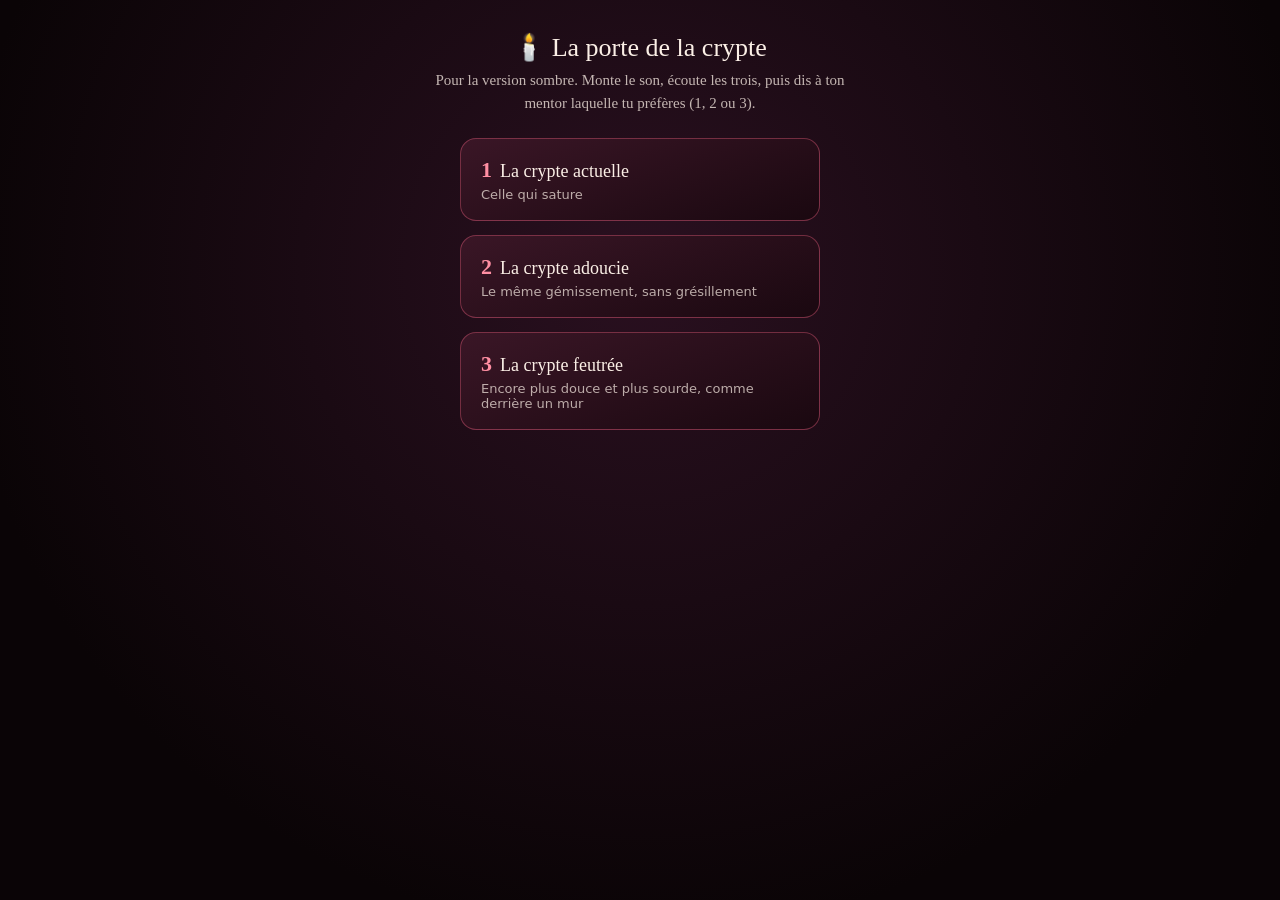
<file: grincements.html>
<!doctype html>
<html lang="fr">
<head>
<meta charset="utf-8">
<meta name="viewport" content="width=device-width, initial-scale=1">
<title>Choisir le grincement</title>
<style>
  :root { color-scheme: dark; }
  body { margin: 0; min-height: 100vh; background: radial-gradient(ellipse at 50% 30%, #2a1020, #0a0406 75%); color: #fbefe6;
    font-family: Georgia, "Times New Roman", serif; display: flex; flex-direction: column; align-items: center; padding: 32px 16px; box-sizing: border-box; }
  h1 { font-weight: normal; font-size: 26px; margin: 0 0 6px; text-align: center; }
  p { opacity: .75; text-align: center; max-width: 420px; line-height: 1.5; margin: 0 0 24px; font-size: 15px; }
  button { display: block; width: 100%; max-width: 360px; margin: 0 0 14px; padding: 18px 20px; border-radius: 16px; cursor: pointer;
    background: linear-gradient(160deg, #3a1626, #1a0810); color: #fbefe6; border: 1px solid rgba(220, 90, 120, .45);
    font: inherit; font-size: 18px; text-align: left; }
  button span { display: block; font-size: 13px; opacity: .7; margin-top: 4px; font-family: system-ui, sans-serif; }
  button:active { transform: scale(.98); }
  .lettre { font-size: 22px; color: #ff8fa3; margin-right: 8px; }
</style>
</head>
<body>
  <h1>🕯️ La porte de la crypte</h1>
  <p>Pour la version sombre. Monte le son, écoute les trois, puis dis à ton mentor laquelle tu préfères (1, 2 ou 3).</p>
  <button type="button" data-porte="crypte"><b class="lettre">1</b>La crypte actuelle<span>Celle qui sature</span></button>
  <button type="button" data-porte="crypteDouce"><b class="lettre">2</b>La crypte adoucie<span>Le même gémissement, sans grésillement</span></button>
  <button type="button" data-porte="crypteFeutree"><b class="lettre">3</b>La crypte feutrée<span>Encore plus douce et plus sourde, comme derrière un mur</span></button>
  <script src="grincement.js"></script>
  <script>
    var ctx = null;
    document.addEventListener("click", function (e) {
      var b = e.target.closest("[data-porte]");
      if (!b) return;
      var AC = window.AudioContext || window.webkitAudioContext;
      if (!ctx) ctx = new AC();
      if (ctx.state === "suspended") ctx.resume();
      grincement(ctx, ctx.currentTime + 0.05, b.dataset.porte);
    });
  </script>
</body>
</html>
</file>
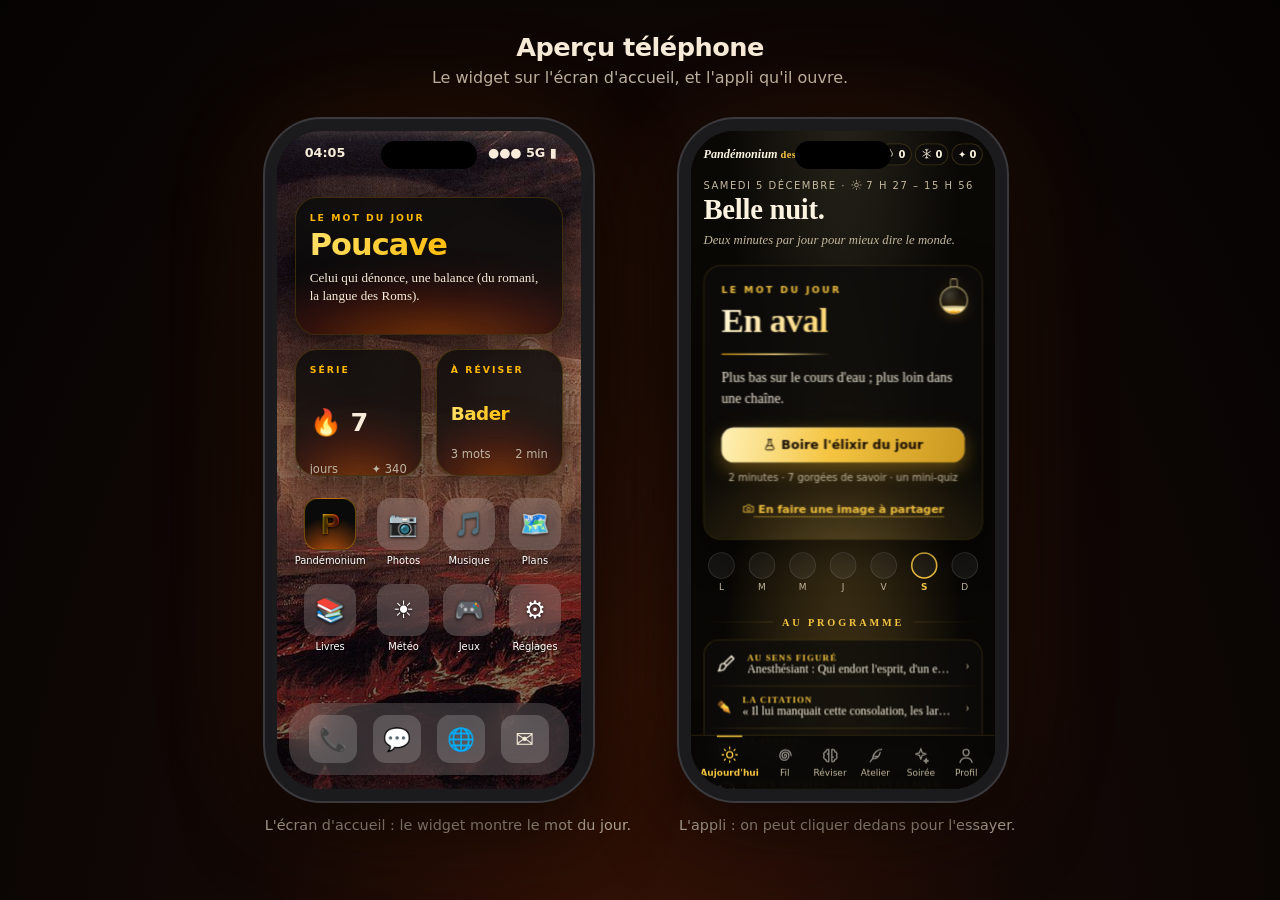
<file: telephone.html>
<!DOCTYPE html>
<html lang="fr">
<head>
  <meta charset="UTF-8">
  <meta name="viewport" content="width=device-width, initial-scale=1">
  <title>Aperçu téléphone</title>
  <style>
    * { box-sizing: border-box; }

    :root {
      --police: -apple-system, "SF Pro Display", "Segoe UI Variable Display", "Segoe UI", system-ui, sans-serif;
      --degrade: linear-gradient(100deg, #ffe066 0%, #ffb800 30%, #ff6a00 60%, #ff2e1f 85%, #ffb800 100%);
      /* Taille réelle d'un iPhone (390 × 844) et taille affichée */
      --echelle: 0.78;
    }

    body {
      margin: 0;
      min-height: 100vh;
      padding: 32px 16px 48px;
      font-family: var(--police);
      color: #f6ecd9;
      background: radial-gradient(ellipse at 50% 120%, #3a1406 0%, #120806 45%, #050302 100%);
    }

    h1 {
      margin: 0 0 6px;
      font-size: 1.6rem;
      text-align: center;
      letter-spacing: -0.02em;
    }

    .sous-titre {
      margin: 0 0 32px;
      text-align: center;
      color: #bdb3a2;
    }

    .scene {
      display: flex;
      flex-wrap: wrap;
      justify-content: center;
      gap: 48px;
    }

    .bloc { text-align: center; }

    .legende {
      margin: 16px 0 0;
      font-size: 0.9rem;
      color: #bdb3a2;
    }

    /* ----- Le cadre de l'iPhone ----- */
    .iphone {
      position: relative;
      width: calc(390px * var(--echelle) + 24px);
      height: calc(844px * var(--echelle) + 24px);
      padding: 12px;
      background: #1b1b1d;
      border-radius: 56px;
      box-shadow: 0 0 0 2px #3a3a3e, 0 30px 80px rgba(0, 0, 0, 0.7), 0 0 120px rgba(255, 106, 0, 0.15);
    }

    .ecran {
      position: relative;
      width: 100%;
      height: 100%;
      overflow: hidden;
      border-radius: 44px;
      background: #000;
    }

    .ilot {
      position: absolute;
      top: 10px;
      left: 50%;
      z-index: 5;
      width: 96px;
      height: 28px;
      transform: translateX(-50%);
      background: #000;
      border-radius: 20px;
    }

    /* L'appli, à taille réelle, réduite pour tenir dans le cadre */
    .ecran iframe {
      width: 390px;
      height: 844px;
      border: 0;
      transform: scale(var(--echelle));
      transform-origin: 0 0;
    }

    /* ----- L'écran d'accueil ----- */
    .accueil {
      position: absolute;
      inset: 0;
      padding: 52px 18px 0;
      background:
        linear-gradient(rgba(0, 0, 0, 0.25), rgba(0, 0, 0, 0.55)),
        url("images/fond.jpg") center / cover;
    }

    .barre-etat {
      position: absolute;
      top: 14px;
      left: 28px;
      right: 24px;
      display: flex;
      justify-content: space-between;
      font-size: 0.8rem;
      font-weight: 600;
    }

    .widgets {
      display: grid;
      grid-template-columns: 1fr 1fr;
      gap: 14px;
      margin-top: 14px;
    }

    .widget {
      position: relative;
      overflow: hidden;
      isolation: isolate;
      padding: 14px;
      text-align: left;
      background: rgba(10, 10, 10, 0.82);
      border: 1px solid rgba(255, 184, 0, 0.18);
      border-radius: 22px;
      backdrop-filter: blur(12px);
      -webkit-backdrop-filter: blur(12px);
      box-shadow: 0 10px 30px rgba(0, 0, 0, 0.5);
    }

    .widget::before {
      content: "";
      position: absolute;
      left: 50%;
      bottom: -70%;
      z-index: -1;
      width: 160%;
      height: 120%;
      transform: translateX(-50%);
      background: radial-gradient(ellipse at center, rgba(255, 106, 0, 0.45), rgba(220, 30, 10, 0.15) 45%, transparent 70%);
      filter: blur(14px);
    }

    .widget.moyen { grid-column: span 2; min-height: 138px; }
    .widget.petit { aspect-ratio: 1; display: flex; flex-direction: column; justify-content: space-between; }

    .w-etiquette {
      margin: 0 0 6px;
      font-size: 0.58rem;
      font-weight: 700;
      letter-spacing: 0.22em;
      text-transform: uppercase;
      color: #ffb800;
    }

    .w-mot {
      margin: 0;
      font-weight: 800;
      letter-spacing: -0.03em;
      line-height: 1.05;
      white-space: nowrap;
      color: #ffb800;
      background: var(--degrade);
      background-size: 220% 100%;
      -webkit-background-clip: text;
      background-clip: text;
      -webkit-text-fill-color: transparent;
      animation: reflet 9s linear infinite;
    }

    @keyframes reflet {
      from { background-position: 0% 50%; }
      to   { background-position: 220% 50%; }
    }

    .moyen .w-mot { font-size: calc(var(--e, 1) * 1.9rem); }
    .petit .w-mot { font-size: calc(var(--e, 1) * 1.15rem); }

    .w-def {
      margin: 8px 0 0;
      font-family: Georgia, serif;
      font-size: 0.82rem;
      line-height: 1.4;
      color: #f6ecd9;
    }

    .w-bas {
      display: flex;
      justify-content: space-between;
      font-size: 0.72rem;
      color: #bdb3a2;
    }

    .w-serie {
      font-size: 1.6rem;
      font-weight: 800;
    }

    /* Les icônes d'applis */
    .icones {
      display: grid;
      grid-template-columns: repeat(4, 1fr);
      gap: 18px 10px;
      margin-top: 22px;
    }

    .icone {
      display: flex;
      flex-direction: column;
      align-items: center;
      gap: 5px;
      font-size: 0.62rem;
      color: #fff;
      text-shadow: 0 1px 3px rgba(0, 0, 0, 0.8);
    }

    .icone i {
      display: grid;
      place-items: center;
      width: 52px;
      height: 52px;
      font-size: 1.5rem;
      font-style: normal;
      background: rgba(255, 255, 255, 0.18);
      border-radius: 14px;
      backdrop-filter: blur(10px);
    }

    /* L'icône de notre appli */
    .icone.notre i {
      font-size: 1.7rem;
      font-weight: 900;
      color: #ffb800;
      background: radial-gradient(circle at 50% 120%, rgba(255, 106, 0, 0.7), #0a0a0a 65%);
      border: 1px solid rgba(255, 184, 0, 0.35);
    }

    .icone.notre i span {
      background: var(--degrade);
      -webkit-background-clip: text;
      background-clip: text;
      -webkit-text-fill-color: transparent;
    }

    .dock {
      position: absolute;
      left: 12px;
      right: 12px;
      bottom: 14px;
      display: flex;
      justify-content: space-around;
      padding: 12px;
      background: rgba(255, 255, 255, 0.16);
      border-radius: 28px;
      backdrop-filter: blur(16px);
    }

    .dock i {
      display: grid;
      place-items: center;
      width: 48px;
      height: 48px;
      font-size: 1.4rem;
      font-style: normal;
      background: rgba(255, 255, 255, 0.18);
      border-radius: 13px;
    }

    @media (max-width: 420px) {
      :root { --echelle: 0.7; }
    }
  </style>
</head>
<body>
  <h1>Aperçu téléphone</h1>
  <p class="sous-titre">Le widget sur l'écran d'accueil, et l'appli qu'il ouvre.</p>

  <div class="scene">
    <!-- iPhone 1 : l'écran d'accueil avec les widgets -->
    <div class="bloc">
      <div class="iphone">
        <div class="ecran">
          <div class="ilot"></div>
          <div class="accueil">
            <div class="barre-etat"><span id="heure">9:41</span><span>●●● 5G ▮</span></div>

            <div class="widgets">
              <div class="widget moyen">
                <p class="w-etiquette">Le mot du jour</p>
                <p class="w-mot" id="w-mot">…</p>
                <p class="w-def" id="w-def">…</p>
              </div>
              <div class="widget petit">
                <p class="w-etiquette">Série</p>
                <p class="w-serie">🔥 7</p>
                <div class="w-bas"><span>jours</span><span>✦ 340</span></div>
              </div>
              <div class="widget petit">
                <p class="w-etiquette">À réviser</p>
                <p class="w-mot" id="w-revision">…</p>
                <div class="w-bas"><span>3 mots</span><span>2 min</span></div>
              </div>
            </div>

            <div class="icones">
              <div class="icone notre"><i><span>P</span></i>Pandémonium</div>
              <div class="icone"><i>📷</i>Photos</div>
              <div class="icone"><i>🎵</i>Musique</div>
              <div class="icone"><i>🗺️</i>Plans</div>
              <div class="icone"><i>📚</i>Livres</div>
              <div class="icone"><i>☀️</i>Météo</div>
              <div class="icone"><i>🎮</i>Jeux</div>
              <div class="icone"><i>⚙️</i>Réglages</div>
            </div>

            <div class="dock"><i>📞</i><i>💬</i><i>🌐</i><i>✉️</i></div>
          </div>
        </div>
      </div>
      <p class="legende">L'écran d'accueil : le widget montre le mot du jour.</p>
    </div>

    <!-- iPhone 2 : l'appli -->
    <div class="bloc">
      <div class="iphone">
        <div class="ecran">
          <div class="ilot"></div>
          <iframe src="app/index.html" title="L'appli Pandémonium des mots"></iframe>
        </div>
      </div>
      <p class="legende">L'appli : on peut cliquer dedans pour l'essayer.</p>
    </div>
  </div>

  <script src="mots-plus.js"></script>
  <script src="mots.js"></script>
  <script>
    // Le même mot du jour que dans l'appli
    const maintenant = new Date();
    const numeroJour = Math.floor(Date.UTC(maintenant.getFullYear(), maintenant.getMonth(), maintenant.getDate()) / 86400000);
    const m = mots[numeroJour % mots.length];
    const revision = mots[(numeroJour + 17) % mots.length];

    function ajuster(el, texte, lettresMax) {
      el.textContent = texte;
      el.style.setProperty("--e", Math.min(1, lettresMax / texte.length).toFixed(2));
    }

    ajuster(document.getElementById("w-mot"), m.mot, 11);
    document.getElementById("w-def").textContent = m.definition;
    ajuster(document.getElementById("w-revision"), revision.mot, 8);
    document.getElementById("heure").textContent = maintenant.toLocaleTimeString("fr-FR", { hour: "2-digit", minute: "2-digit" });
  </script>
</body>
</html>
</file>
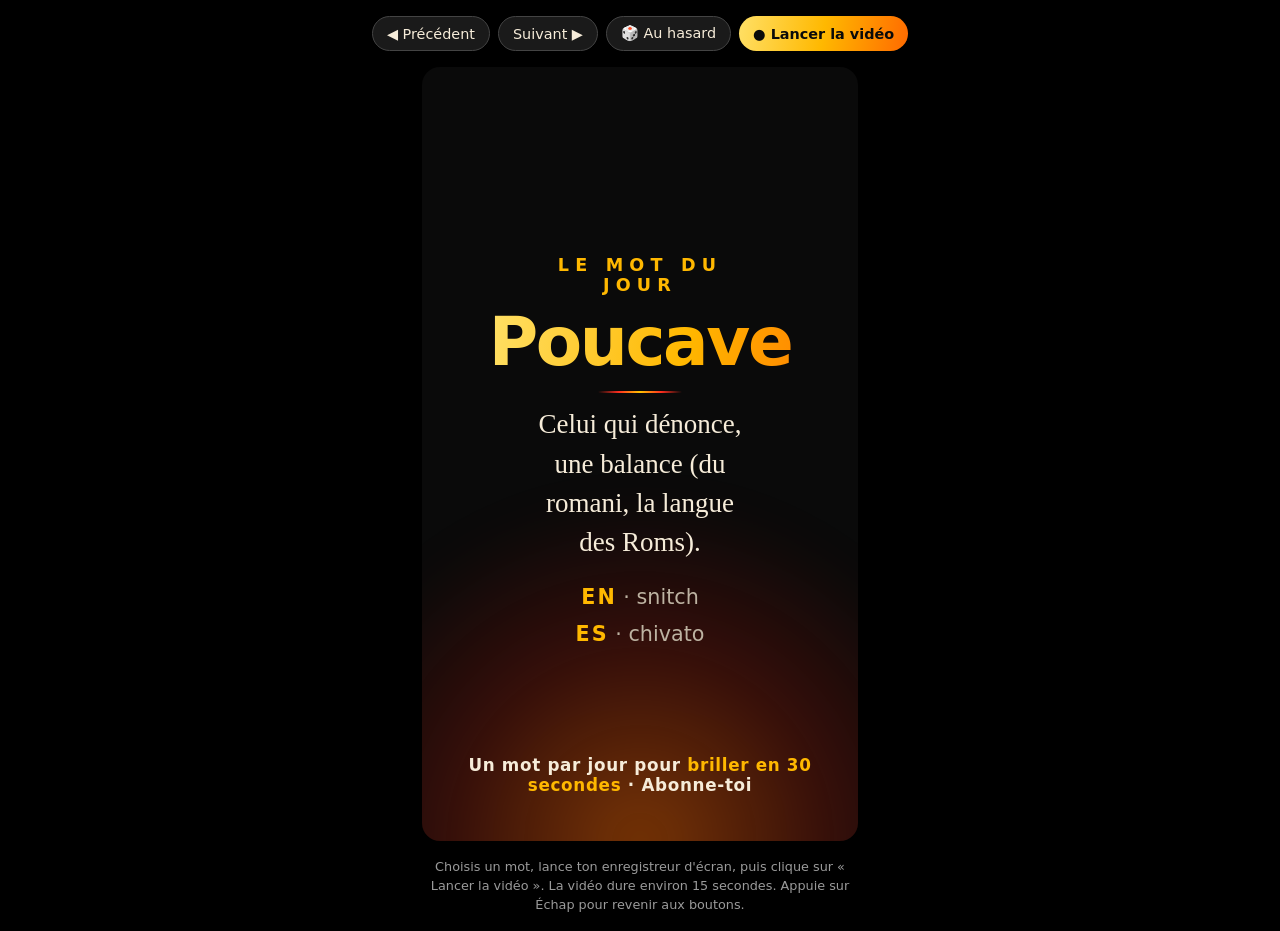
<file: video.html>
<!DOCTYPE html>
<html lang="fr">
<head>
  <meta charset="UTF-8">
  <meta name="viewport" content="width=device-width, initial-scale=1">
  <title>Studio vidéo · Mot du jour</title>
  <style>
    * { box-sizing: border-box; }

    body {
      margin: 0;
      min-height: 100vh;
      display: flex;
      flex-direction: column;
      align-items: center;
      justify-content: center;
      gap: 16px;
      padding: 16px;
      background: #000;
      color: #f6ecd9;
      font-family: -apple-system, "SF Pro Display", "Segoe UI Variable Display", "Segoe UI", system-ui, sans-serif;
    }

    /* ----- Les boutons du studio (cachés pendant l'enregistrement) ----- */
    .commandes {
      display: flex;
      flex-wrap: wrap;
      justify-content: center;
      gap: 8px;
    }

    .commandes button {
      padding: 8px 14px;
      font: inherit;
      font-size: 0.9rem;
      color: #f6ecd9;
      background: #1a1a1a;
      border: 1px solid #444;
      border-radius: 999px;
      cursor: pointer;
    }

    .commandes .principal {
      color: #0a0a0a;
      background: linear-gradient(100deg, #ffe066, #ffb800, #ff6a00);
      border: 0;
      font-weight: 700;
    }

    .aide {
      max-width: 420px;
      margin: 0;
      font-size: 0.8rem;
      line-height: 1.5;
      text-align: center;
      color: #9a9a9a;
    }

    body.enregistrement .commandes,
    body.enregistrement .aide { display: none; }

    /* ----- Le cadre vertical 9:16 (format TikTok, Reels, Shorts) ----- */
    .cadre {
      position: relative;
      height: min(86vh, 160vw);
      aspect-ratio: 9 / 16;
      overflow: hidden;
      isolation: isolate;
      display: flex;
      flex-direction: column;
      align-items: center;
      justify-content: center;
      padding: 8% 9%;
      text-align: center;
      background: #0a0a0a;
      border-radius: 18px;
    }

    body.enregistrement .cadre {
      height: min(100vh, 177vw);
      border-radius: 0;
    }

    /* Lueur de braise qui respire */
    .cadre::before {
      content: "";
      position: absolute;
      left: 50%;
      bottom: -45%;
      z-index: -1;
      width: 160%;
      height: 90%;
      transform: translateX(-50%);
      background: radial-gradient(ellipse at center, rgba(255, 106, 0, 0.45) 0%, rgba(220, 30, 10, 0.2) 40%, transparent 70%);
      filter: blur(24px);
      animation: braise 5s ease-in-out infinite alternate;
    }

    @keyframes braise {
      from { opacity: 0.7; transform: translateX(-50%) scale(1); }
      to   { opacity: 1;   transform: translateX(-50%) scale(1.1); }
    }

    .etiquette {
      margin: 0 0 6%;
      font-size: clamp(0.7rem, 2.2vh, 1.1rem);
      font-weight: 600;
      letter-spacing: 0.35em;
      text-transform: uppercase;
      color: #ffb800;
    }

    .mot {
      margin: 0;
      /* --echelle rétrécit les mots longs pour qu'ils tiennent sur une ligne */
      font-size: calc(var(--echelle, 1) * clamp(2rem, 7.5vh, 5rem));
      font-weight: 800;
      line-height: 1.05;
      letter-spacing: -0.035em;
      white-space: nowrap;
      color: #ffb800;
      background: linear-gradient(100deg, #ffe066 0%, #ffb800 30%, #ff6a00 60%, #ff2e1f 85%, #ffb800 100%);
      background-size: 220% 100%;
      -webkit-background-clip: text;
      background-clip: text;
      -webkit-text-fill-color: transparent;
      animation: reflet 9s linear infinite;
    }

    @keyframes reflet {
      from { background-position: 0% 50%; }
      to   { background-position: 220% 50%; }
    }

    .trait {
      width: 40%;
      height: 2px;
      margin: 6% auto;
      border-radius: 2px;
      background: linear-gradient(90deg, transparent, #ff2e1f, #ffc400, #ff2e1f, transparent);
    }

    .definition {
      margin: 0;
      font-family: Georgia, "Times New Roman", serif;
      font-size: clamp(1rem, 3vh, 1.8rem);
      line-height: 1.45;
      color: #f6ecd9;
    }

    .langues {
      margin: 8% 0 0;
      font-size: clamp(0.85rem, 2.3vh, 1.3rem);
      line-height: 1.8;
      color: #bdb3a2;
    }

    .langues b {
      font-weight: 700;
      letter-spacing: 0.1em;
      color: #ffb800;
    }

    .appel {
      position: absolute;
      left: 0;
      right: 0;
      bottom: 6%;
      margin: 0;
      font-size: clamp(0.75rem, 2vh, 1.05rem);
      font-weight: 600;
      letter-spacing: 0.04em;
      color: #f6ecd9;
    }

    .appel span { color: #ffb800; }

    /* ----- Apparitions successives pendant la vidéo ----- */
    .etape {
      opacity: 0;
      transform: translateY(14px);
      filter: blur(6px);
      transition: opacity 0.8s ease, transform 0.8s cubic-bezier(0.2, 0.8, 0.2, 1), filter 0.8s ease;
    }

    .etape.visible {
      opacity: 1;
      transform: translateY(0);
      filter: blur(0);
    }

    /* Hors enregistrement, tout est visible pour préparer */
    body:not(.enregistrement) .etape {
      opacity: 1;
      transform: none;
      filter: none;
    }
  </style>
</head>
<body>
  <div class="commandes">
    <button type="button" id="precedent">◀ Précédent</button>
    <button type="button" id="suivant">Suivant ▶</button>
    <button type="button" id="hasard">🎲 Au hasard</button>
    <button type="button" id="lancer" class="principal">● Lancer la vidéo</button>
  </div>

  <main class="cadre" id="cadre">
    <p class="etiquette etape" data-ordre="1">Le mot du jour</p>
    <p class="mot etape" id="mot" data-ordre="2">…</p>
    <div class="trait etape" data-ordre="2"></div>
    <p class="definition etape" id="definition" data-ordre="3">…</p>
    <p class="langues etape" data-ordre="4">
      <b>EN</b> · <span id="anglais">…</span><br>
      <b>ES</b> · <span id="espagnol">…</span>
    </p>
    <p class="appel etape" data-ordre="5">Un mot par jour pour <span>briller en 30 secondes</span> · Abonne-toi</p>
  </main>

  <p class="aide">
    Choisis un mot, lance ton enregistreur d'écran, puis clique sur « Lancer la vidéo ».
    La vidéo dure environ 15 secondes. Appuie sur Échap pour revenir aux boutons.
  </p>

  <script src="mots-plus.js"></script>
  <script src="mots.js"></script>
  <script>
    // Commence par le mot du jour (le même que sur la page principale)
    const aujourdhui = new Date();
    let index = Math.floor(
      Date.UTC(aujourdhui.getFullYear(), aujourdhui.getMonth(), aujourdhui.getDate()) / 86400000
    ) % mots.length;

    function afficherMot() {
      const m = mots[index];
      const motEl = document.getElementById("mot");
      motEl.textContent = m.mot;
      // Plus le mot est long, plus il rétrécit (au-delà de 9 lettres)
      motEl.style.setProperty("--echelle", Math.min(1, 9 / m.mot.length).toFixed(2));
      document.getElementById("definition").textContent = m.definition;
      document.getElementById("anglais").textContent = m.anglais;
      document.getElementById("espagnol").textContent = m.espagnol;
    }

    document.getElementById("precedent").addEventListener("click", function () {
      index = (index - 1 + mots.length) % mots.length;
      afficherMot();
    });
    document.getElementById("suivant").addEventListener("click", function () {
      index = (index + 1) % mots.length;
      afficherMot();
    });
    document.getElementById("hasard").addEventListener("click", function () {
      index = Math.floor(Math.random() * mots.length);
      afficherMot();
    });

    // ----- La voix -----
    function parler(texte, langue) {
      return new Promise(function (fini) {
        if (!("speechSynthesis" in window)) { setTimeout(fini, 1500); return; }
        const phrase = new SpeechSynthesisUtterance(texte);
        phrase.lang = langue;
        phrase.rate = 0.9;
        phrase.onend = fini;
        phrase.onerror = fini;
        window.speechSynthesis.speak(phrase);
      });
    }

    function attendre(ms) {
      return new Promise(function (fini) { setTimeout(fini, ms); });
    }

    function montrer(ordre) {
      document.querySelectorAll('.etape[data-ordre="' + ordre + '"]').forEach(function (el) {
        el.classList.add("visible");
      });
    }

    // ----- Le déroulé de la vidéo -----
    let enCours = false;

    async function lancer() {
      if (enCours) return;
      enCours = true;
      const m = mots[index];
      document.querySelectorAll(".etape").forEach(function (el) { el.classList.remove("visible"); });
      document.body.classList.add("enregistrement");

      await attendre(1200);
      montrer(1);
      await attendre(900);
      montrer(2);
      await parler(m.mot, "fr-FR");
      await attendre(400);
      montrer(3);
      await parler(m.definition, "fr-FR");
      await attendre(500);
      montrer(4);
      await parler(m.anglais, "en-GB");
      await parler(m.espagnol, "es-ES");
      await attendre(600);
      montrer(5);
      await attendre(2500);
      enCours = false;
    }

    function arreter() {
      window.speechSynthesis && window.speechSynthesis.cancel();
      document.body.classList.remove("enregistrement");
      enCours = false;
    }

    document.getElementById("lancer").addEventListener("click", lancer);
    document.addEventListener("keydown", function (e) {
      if (e.key === "Escape") arreter();
    });

    afficherMot();
  </script>
</body>
</html>
</file>
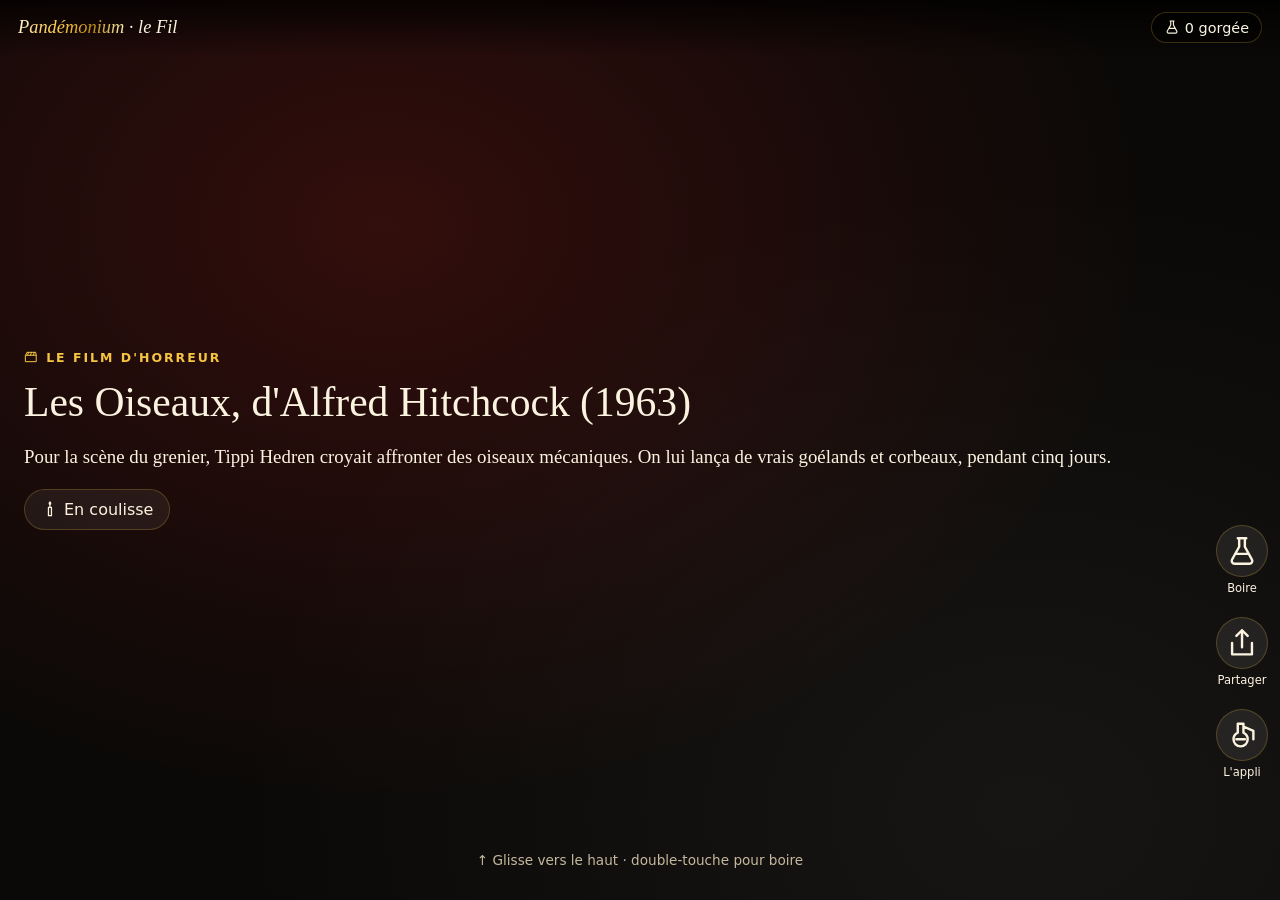
<file: app/fil.html>
<!doctype html>
<html lang="fr">
<head>
  <meta charset="utf-8">
  <meta name="viewport" content="width=device-width, initial-scale=1, viewport-fit=cover">
  <meta name="theme-color" content="#0a0a0a">
  <title>Le Fil · Pandémonium des mots</title>
  <link rel="icon" href="icones/icone-192.png">
  <style>
    /* ===== Le Fil : le scroll culture, version test (même direction artistique que l'appli) ===== */
    :root {
      --noir: #0a0a0a; --creme: #fbf3e0; --doux: #c4b89e; --jaune: #f5c542; --orange: #d9a21b;
      --bord: rgba(245, 197, 66, 0.22);
      --degrade: linear-gradient(100deg, #fff6d8 0%, #ffd56b 22%, #f5c542 45%, #b8860b 70%, #fff1b8 100%);
      --police: -apple-system, "SF Pro Display", "Segoe UI Variable Display", "Segoe UI", system-ui, sans-serif;
      --serif: "Iowan Old Style", "Palatino Linotype", Palatino, "Book Antiqua", Georgia, serif;
      --affiche: Didot, "Bodoni 72", "Bodoni MT", "Iowan Old Style", "Palatino Linotype", Palatino, Georgia, serif;
    }
    body.maudit {
      --jaune: #ff3b2f; --orange: #c1121f; --creme: #f2e4e1; --doux: #b49390; --bord: rgba(255, 40, 30, 0.26);
      --degrade: linear-gradient(100deg, #ffb3a7 0%, #ff3b2f 30%, #9d0208 60%, #ff3b2f 85%, #ffb3a7 100%);
    }
    * { box-sizing: border-box; }
    html, body { margin: 0; height: 100%; background: var(--noir); color: var(--creme); font-family: var(--police); -webkit-tap-highlight-color: transparent; overscroll-behavior: none; }
    .fil { height: 100dvh; overflow-y: scroll; scroll-snap-type: y mandatory; scrollbar-width: none; }
    .fil::-webkit-scrollbar { display: none; }

    .haut {
      position: fixed; z-index: 10; top: 0; left: 0; right: 0; display: flex; justify-content: space-between; align-items: center;
      padding: calc(env(safe-area-inset-top) + 12px) 18px 12px; background: linear-gradient(rgba(0,0,0,0.75), transparent); pointer-events: none;
    }
    .haut a, .haut button { pointer-events: auto; }
    .marque { font-family: var(--affiche); font-size: 1.15rem; font-style: italic; text-decoration: none; color: var(--creme); }
    .marque span { background: var(--degrade); -webkit-background-clip: text; background-clip: text; color: transparent; }
    .gorgees { padding: 6px 12px; border-radius: 999px; background: rgba(0,0,0,0.5); border: 1px solid var(--bord); font-size: 0.9rem; font-variant-numeric: tabular-nums; }

    .carte {
      position: relative; height: 100dvh; scroll-snap-align: start; scroll-snap-stop: always; overflow: hidden;
      display: flex; flex-direction: column; justify-content: center; padding: 90px 74px 110px 24px;
      background: radial-gradient(ellipse at 30% 25%, var(--lueur, rgba(245,197,66,0.16)), transparent 60%), radial-gradient(ellipse at 80% 90%, rgba(255,255,255,0.05), transparent 55%), #0b0907;
    }
    body.maudit .carte { background: radial-gradient(ellipse at 30% 25%, rgba(255, 40, 30, 0.2), transparent 60%), #0d0404; }
    .carte > * { opacity: 0; transform: translateY(18px); transition: opacity 0.7s ease, transform 0.7s ease; }
    .carte.visible > * { opacity: 1; transform: none; }
    .carte.visible > *:nth-child(2) { transition-delay: 0.12s; } .carte.visible > *:nth-child(3) { transition-delay: 0.24s; }
    .carte.visible > *:nth-child(4) { transition-delay: 0.36s; } .carte.visible > *:nth-child(5) { transition-delay: 0.48s; }
    .etiquette { margin: 0 0 14px; font-size: 0.78rem; letter-spacing: 0.16em; text-transform: uppercase; color: var(--jaune); font-weight: 700; }
    .grand { margin: 0 0 16px; font-family: var(--affiche); font-size: clamp(2.6rem, 12vw, 4.4rem); line-height: 1.02;
      background: var(--degrade); background-size: 200% auto; -webkit-background-clip: text; background-clip: text; color: transparent; animation: reflet 5s linear infinite; }
    .moyen { margin: 0 0 16px; font-family: var(--affiche); font-size: clamp(1.8rem, 8vw, 2.6rem); line-height: 1.12; }
    .citation { margin: 0 0 16px; font-family: var(--serif); font-style: italic; font-size: clamp(1.5rem, 6.5vw, 2.1rem); line-height: 1.35; }
    .texte { margin: 0 0 14px; font-family: var(--serif); font-size: 1.18rem; line-height: 1.55; color: var(--creme); }
    .doux { margin: 0 0 12px; font-size: 0.95rem; line-height: 1.5; color: var(--doux); }
    .auteur { margin: 0; font-size: 0.95rem; color: var(--jaune); }
    .icone { font-size: 4.2rem; margin: 0 0 6px; filter: drop-shadow(0 0 22px var(--jaune)); }
    .puces { display: flex; flex-wrap: wrap; gap: 8px; margin: 0 0 14px; }
    .puces span { padding: 6px 12px; border-radius: 999px; border: 1px solid var(--bord); font-family: var(--serif); background: rgba(255,255,255,0.05); }
    .reveler { align-self: flex-start; margin-top: 4px; padding: 10px 16px; border-radius: 999px; border: 1px solid var(--bord); background: rgba(255,255,255,0.06); color: var(--creme); font: inherit; cursor: pointer; }
    .vf { display: grid; grid-template-columns: 1fr 1fr; gap: 10px; margin-top: 6px; }
    .vf button { padding: 16px 8px; border: none; border-radius: 16px; font: inherit; font-weight: 700; font-size: 1.05rem; color: #fff; cursor: pointer; }
    .vf .v { background: linear-gradient(135deg, #2f9e6e, #1d6b4a); } .vf .f { background: linear-gradient(135deg, #c43a3f, #7d1d22); }
    .verdict { margin-top: 12px; padding: 12px 14px; border-left: 3px solid var(--jaune); border-radius: 0 12px 12px 0; background: rgba(255,255,255,0.05); font-size: 1rem; line-height: 1.5; }

    /* La colonne d'actions, comme sur les réseaux */
    .actions { position: absolute; right: 12px; bottom: 120px; display: flex; flex-direction: column; gap: 20px; align-items: center; opacity: 1 !important; transform: none !important; }
    .actions button { width: 52px; border: none; background: none; color: var(--creme); font: inherit; font-size: 0.72rem; cursor: pointer; display: flex; flex-direction: column; align-items: center; gap: 4px; }
    .actions i { font-style: normal; font-size: 1.9rem; width: 52px; height: 52px; display: grid; place-content: center; border-radius: 50%; background: rgba(255,255,255,0.08); border: 1px solid var(--bord); transition: transform 0.2s ease; }
    .actions button:active i { transform: scale(0.88); }
    .actions .bu i { background: var(--degrade); box-shadow: 0 0 18px var(--jaune); }

    /* Double toucher : une fiole jaillit */
    .gorgee { position: absolute; z-index: 5; font-size: 5rem; pointer-events: none; transform: translate(-50%, -50%); animation: gorgee 0.9s ease-out forwards; filter: drop-shadow(0 0 20px var(--jaune)); opacity: 1 !important; }
    @keyframes gorgee { 0% { transform: translate(-50%, -50%) scale(0.3) rotate(-20deg); opacity: 0; } 30% { transform: translate(-50%, -60%) scale(1.25) rotate(8deg); opacity: 1; } 100% { transform: translate(-50%, -140%) scale(0.9); opacity: 0; } }
    @keyframes reflet { to { background-position: 200% center; } }

    .indice { position: fixed; z-index: 10; bottom: calc(env(safe-area-inset-bottom) + 18px); left: 0; right: 0; text-align: center; font-size: 0.85rem; color: var(--doux); pointer-events: none; animation: indice 2s ease-in-out infinite; }
    @keyframes indice { 0%, 100% { transform: translateY(0); opacity: 0.6; } 50% { transform: translateY(-6px); opacity: 1; } }
    /* Dans l'appli : la barre du bas de l'appli est juste dessous, on resserre un peu */
    .integre .carte { padding-bottom: 70px; }
    .integre .actions { bottom: 70px; }
    .integre .indice { bottom: 12px; }
    @media (prefers-reduced-motion: reduce) { .grand, .indice, .gorgee { animation: none; } .carte > * { transition: none; } }
  </style>
</head>
<body>
  <header class="haut">
    <a class="marque" href="./" target="_top"><span>Pandémonium</span> · le Fil</a>
    <span class="gorgees" id="gorgees">🧪 0 gorgée</span>
  </header>
  <main class="fil" id="fil" aria-label="Le fil des savoirs"></main>
  <p class="indice" id="indice">↑ Glisse vers le haut · double-touche pour boire</p>

  <script src="../mots-plus.js"></script>
  <script src="../mots.js"></script>
  <script src="../fiches.js"></script>
  <script src="../citations-plus.js"></script>
  <script src="../contenus.js"></script>
  <script src="../maudit.js"></script>
  <script src="../phrases.js"></script>
  <script src="../pictos.js"></script>
  <script>
  // ===== Le Fil : un scroll culture infini, carte après carte =====
  const $ = function (id) { return document.getElementById(id); };
  const echapper = function (t) { return String(t == null ? "" : t).replace(/[&<>"]/g, function (c) { return { "&": "&amp;", "<": "&lt;", ">": "&gt;", '"': "&quot;" }[c]; }); };
  const auHasard = function (l) { return l[Math.floor(Math.random() * l.length)]; };
  const dispo = function (nom) { try { return eval(nom); } catch (e) { return null; } };

  // Glissé dans l'appli (onglet Fil) : on parle à l'appli qui nous contient
  const integre = /integre=1/.test(location.search) && window.parent !== window;
  const appli = function () { try { return integre && typeof window.parent.allerA === "function" ? window.parent : null; } catch (e) { return null; } };
  if (integre) document.documentElement.classList.add("integre");

  // La version claire ou sombre, comme dans l'appli
  let maudit = false;
  try { maudit = !!(JSON.parse(localStorage.getItem("pandemonium-des-mots") || "{}").maudit); } catch (e) {}
  document.body.classList.toggle("maudit", maudit);

  const tousMots = [].concat(
    (dispo("mots") || []).map(function (m) { return { mot: m.mot, definition: m.definition }; }),
    (dispo("motsPlus") || []).map(function (m) { return { mot: m[0], definition: m[1] }; })
  ).filter(function (m) { return m.definition; });

  // La fiche « faite main » (fiches.js) : la scène, et le moment où dégainer le mot
  const fichesFil = dispo("fiches") || {};
  function ficheFil(mot) {
    const f = fichesFil[mot];
    if (!f) return "";
    return '<p class="doux">' + echapper(f.scene) + "</p>" + (f.degainer ? '<p class="doux"><i>🎯 ' + echapper(f.degainer) + "</i></p>" : "");
  }

  // Chaque type de carte : une façon de servir une gorgée de savoir
  const TYPES = {
    mot: function () { const m = auHasard(tousMots); return { lueur: "rgba(245,197,66,0.18)", html:
      '<p class="etiquette">💎 Le mot</p><p class="grand">' + echapper(m.mot) + '</p><p class="texte">' + echapper(m.definition) + "</p>" + ficheFil(m.mot), partage: m.mot + " : " + m.definition }; },
    concept: function () { const c = auHasard(dispo("concepts") || []); return { lueur: "rgba(120,170,255,0.16)", html:
      '<p class="etiquette">🧠 ' + echapper(c.famille) + '</p><p class="moyen">' + echapper(c.nom) + '</p><p class="texte">' + echapper(c.explication) + "</p>" +
      (c.exemple ? '<p class="doux">' + echapper(c.exemple) + "</p>" : ""), partage: c.nom + " : " + c.explication }; },
    citation: function () { const c = auHasard((dispo("citationsPlus") || []).filter(function (x) { return x[1] && x[1].indexOf("confirmer") === -1; })); return { lueur: "rgba(255,210,140,0.14)", html:
      '<p class="etiquette">📜 La citation</p><p class="citation">« ' + echapper(c[0]) + ' »</p><p class="auteur">— ' + echapper(c[1]) + "</p>", partage: "« " + c[0] + " » — " + c[1] }; },
    expression: function () { const e = auHasard(dispo("expressionsPlus") || []); return { lueur: "rgba(200,140,255,0.14)", html:
      '<p class="etiquette">💬 L\'expression</p><p class="moyen">« ' + echapper(e[0]) + ' »</p><p class="texte">' + echapper(e[1]) + "</p>", partage: "« " + e[0] + " » : " + e[1] }; },
    pensee: function () { const p = auHasard(dispo("philosophiesPlus") || []); return { lueur: "rgba(255,240,200,0.12)", html:
      '<p class="etiquette">🕯️ La pensée</p><p class="citation">' + echapper(p[0]) + "</p>" + (p[1] ? '<p class="auteur">— ' + echapper(p[1]) + "</p>" : ""), partage: p[0] }; },
    creature: function () { const b = auHasard(dispo("bestiaire") || []); return { lueur: "rgba(80,220,160,0.14)", html:
      '<p class="etiquette">🐉 Le bestiaire · ' + echapper(b.origine) + '</p><p class="icone">' + b.icone + '</p><p class="moyen">' + echapper(b.nom) + '</p><p class="texte">' + echapper(b.legende) + "</p>" +
      '<button class="reveler" type="button" data-reveler="' + echapper(b.savais) + '">✨ Le savais-tu ?</button>', partage: b.nom + " : " + b.legende }; },
    sort: function () { const s = auHasard(dispo("sortileges") || []); return { lueur: "rgba(245,197,66,0.2)", html:
      '<p class="etiquette">🪄 Le sortilège · du ' + echapper(s.langue) + '</p><p class="grand">' + echapper(s.formule) + '</p><p class="doux">' + echapper(s.sens) + "</p>" +
      '<div class="puces">' + s.mots.map(function (m) { return "<span>" + echapper(m) + "</span>"; }).join("") + '</div><p class="texte">' + echapper(s.secret) + "</p>", partage: s.formule + " (" + s.sens + ") : " + s.mots.join(", ") }; },
    vraifaux: function () { const a = auHasard(dispo("vraiOuGalejade") || []); return { lueur: "rgba(255,120,120,0.14)", html:
      '<p class="etiquette">🎭 Vrai ou galéjade ?</p><p class="moyen">' + echapper(a[0]) + "</p>" +
      '<div class="vf" data-vrai="' + (a[1] ? 1 : 0) + '" data-explication="' + echapper(a[2]) + '"><button class="v" type="button" data-rep="1">✅ Vrai</button><button class="f" type="button" data-rep="0">🎭 Galéjade</button></div>', partage: "Vrai ou galéjade ? " + a[0] }; },
    tirade: function () { const t = auHasard(dispo("tirades") || []); return { lueur: "rgba(255,170,90,0.16)", html:
      '<p class="etiquette">🎭 La tirade · ' + echapper(t.personnage) + '</p><p class="citation">' + echapper(t.texte).replace(/\n/g, "<br>") + '</p><p class="auteur">' + echapper(t.oeuvre) + " · " + echapper(t.auteur) + "</p>", partage: t.texte.split("\n")[0] + " — " + t.auteur }; },
    film: function () { const f = auHasard(dispo("filmsHorreur") || []); return { lueur: "rgba(255,40,40,0.16)", html:
      '<p class="etiquette">🎬 Le film d\'horreur</p><p class="moyen">' + echapper(f[0]) + '</p><p class="texte">' + echapper(f[1]) + "</p>" +
      '<button class="reveler" type="button" data-reveler="' + echapper(f[2]) + '">🕯️ En coulisse</button>', partage: f[0] + " : " + f[1] }; },
    phrase: function () { const p = auHasard(dispo("bellesPhrases") || []); return { lueur: "rgba(232,194,122,0.16)", html:
      '<p class="etiquette">🖋️ La belle phrase à placer</p><p class="citation">« ' + echapper(p.phrase) + ' »</p><p class="doux">🎯 ' + echapper(p.quand) + "</p>" +
      '<button class="reveler" type="button" data-reveler="' + echapper(p.secret) + '">✨ Son secret</button>', partage: p.phrase }; }
  };
  // Le dosage du fil : beaucoup de mots, des concepts, des surprises
  const DOSAGE = ["mot", "mot", "mot", "concept", "concept", "citation", "expression", "pensee", "creature", "sort", "vraifaux", "vraifaux", "tirade", "phrase"].concat(maudit ? ["film", "film"] : ["film"]);
  let dernierType = "";

  function nouvelleCarte() {
    let type, essai = 0, c = null;
    do { type = auHasard(DOSAGE); essai++; } while (type === dernierType && essai < 10);
    dernierType = type;
    try { c = TYPES[type](); } catch (e) { c = TYPES.mot(); }
    const s = document.createElement("section");
    s.className = "carte";
    s.style.setProperty("--lueur", c.lueur);
    s.dataset.partage = c.partage;
    s.innerHTML = c.html +
      '<div class="actions"><button type="button" data-action="boire"><i>🧪</i><span>Boire</span></button>' +
      '<button type="button" data-action="partager"><i>📤</i><span>Partager</span></button>' +
      '<button type="button" data-action="appli"><i>⚗️</i><span>L\'appli</span></button></div>';
    $("fil").appendChild(s);
    observateur.observe(s);
  }

  // Une carte entre à l'écran : elle s'anime ; à l'approche de la fin, on en ajoute
  const observateur = new IntersectionObserver(function (entrees) {
    entrees.forEach(function (e) {
      if (!e.isIntersecting) return;
      e.target.classList.add("visible");
      const cartes = $("fil").children;
      if (e.target === cartes[cartes.length - 2] || e.target === cartes[cartes.length - 1]) for (let i = 0; i < 4; i++) nouvelleCarte();
      if (e.target !== cartes[0]) $("indice").style.display = "none";
    });
  }, { threshold: 0.6 });

  // Les gorgées du jour : le compteur de savoir bu
  const jour = new Date().toISOString().slice(0, 10);
  let compte = 0;
  try { const g = JSON.parse(localStorage.getItem("fil-gorgees") || "{}"); compte = g.jour === jour ? g.n : 0; } catch (e) {}
  function majCompte() { $("gorgees").textContent = "🧪 " + compte + " gorgée" + (compte > 1 ? "s" : ""); try { localStorage.setItem("fil-gorgees", JSON.stringify({ jour: jour, n: compte })); } catch (e) {} }
  majCompte();

  let ctx = null;
  function glouglou() {
    try {
      ctx = ctx || new (window.AudioContext || window.webkitAudioContext)();
      const t = ctx.currentTime;
      [0, 0.09, 0.18].forEach(function (d, k) {
        const o = ctx.createOscillator(), g = ctx.createGain();
        o.type = "sine"; o.frequency.setValueAtTime(maudit ? 260 - k * 30 : 420 + k * 90, t + d); o.frequency.exponentialRampToValueAtTime(maudit ? 120 : 900 + k * 150, t + d + 0.08);
        g.gain.setValueAtTime(0.0001, t + d); g.gain.exponentialRampToValueAtTime(0.18, t + d + 0.01); g.gain.exponentialRampToValueAtTime(0.0001, t + d + 0.1);
        o.connect(g).connect(ctx.destination); o.start(t + d); o.stop(t + d + 0.12);
      });
    } catch (e) {}
  }

  function boire(carte, x, y) {
    const f = document.createElement("span");
    f.className = "gorgee"; f.textContent = maudit ? "🩸" : "🧪";
    f.style.left = x + "px"; f.style.top = y + "px";
    carte.appendChild(f); setTimeout(function () { f.remove(); }, 900);
    glouglou();
    if (navigator.vibrate) { try { navigator.vibrate(12); } catch (e) {} }
    const b = carte.querySelector('[data-action="boire"]');
    if (!b.classList.contains("bu")) {
      b.classList.add("bu"); compte++; majCompte();
      // Chaque gorgée rapporte un point ✦ dans l'appli
      const p = appli();
      if (p && typeof p.gorgeeDuFil === "function") { try { p.gorgeeDuFil(); } catch (e) {} }
    }
  }

  let dernierToucher = 0;
  $("fil").addEventListener("click", function (e) {
    const carte = e.target.closest(".carte");
    if (!carte) return;
    const a = e.target.closest("[data-action]");
    if (a) {
      if (a.dataset.action === "boire") { const r = a.getBoundingClientRect(); boire(carte, r.left - 40, r.top); }
      if (a.dataset.action === "partager") {
        const texte = carte.dataset.partage + "\n\n⚗️ Pandémonium des mots\nhttps://chrys505.github.io/pandemonium-en-ligne/app/fil.html";
        if (navigator.share) navigator.share({ text: texte }).catch(function () {});
        else if (navigator.clipboard) navigator.clipboard.writeText(texte).then(function () { a.querySelector("span").textContent = "Copié !"; });
      }
      if (a.dataset.action === "appli") { const p = appli(); if (p) p.allerA("aujourdhui"); else window.top.location.href = "./"; }
      return;
    }
    const rev = e.target.closest("[data-reveler]");
    if (rev) { rev.outerHTML = '<p class="verdict">' + echapper(rev.dataset.reveler) + "</p>"; return; }
    const rep = e.target.closest("[data-rep]");
    if (rep) {
      const vf = rep.closest(".vf");
      const juste = rep.dataset.rep === vf.dataset.vrai;
      vf.outerHTML = '<p class="verdict">' + (juste ? "✅ Bien vu ! " : "❌ Raté ! ") + echapper(vf.dataset.explication) + "</p>";
      if (juste) boire(carte, e.clientX, e.clientY);
      return;
    }
    // Double toucher n'importe où sur la carte : on boit
    const maintenant = Date.now();
    if (maintenant - dernierToucher < 320) boire(carte, e.clientX, e.clientY);
    dernierToucher = maintenant;
  });

  for (let i = 0; i < 5; i++) nouvelleCarte();
  </script>
</body>
</html>
</file>
<file: style.css>
/* Couleurs du site */
:root {
  --or: #e8c27a;
  --creme: #f6ecd9;
  --texte-doux: #d9c9ad;
  --carte: rgba(18, 10, 8, 0.72);
}

* { box-sizing: border-box; }

body {
  margin: 0;
  min-height: 100vh;
  display: flex;
  flex-direction: column;
  align-items: center;
  justify-content: center;
  padding: 24px 16px;
  font-family: Georgia, "Times New Roman", serif;
  color: var(--creme);
  background-color: #120806;
  /* 1. voile sombre pour bien lire  2. le tableau (images/fond.jpg)  3. fond de secours façon ciel de feu */
  background-image:
    linear-gradient(rgba(10, 5, 4, 0.45), rgba(10, 5, 4, 0.65)),
    url("images/fond.jpg"),
    radial-gradient(ellipse at 50% 85%, #c2410c 0%, #7c1d0a 30%, #2a0d07 60%, #0b0504 100%);
  background-size: cover, cover, cover;
  background-position: center;
  background-attachment: fixed;
}

.carte {
  width: 100%;
  max-width: 560px;
  padding: 32px 28px;
  border: 1px solid rgba(232, 194, 122, 0.35);
  border-radius: 16px;
  background: var(--carte);
  backdrop-filter: blur(4px);
  box-shadow: 0 20px 60px rgba(0, 0, 0, 0.6);
  text-align: center;
}

.date {
  margin: 0 0 20px;
  font-size: 0.9rem;
  letter-spacing: 0.08em;
  text-transform: uppercase;
  color: var(--texte-doux);
}

.etiquette {
  margin: 0 0 8px;
  font-size: 0.8rem;
  font-weight: normal;
  letter-spacing: 0.2em;
  text-transform: uppercase;
  color: var(--or);
}

/* ----- Le mot du jour : noir, jaune, rouge, version moderne et épurée ----- */
.feu {
  position: relative;
  display: block;
  margin: 0 0 18px;
  padding: 40px 24px 36px;
  background: #0a0a0a;
  border: 1px solid rgba(255, 184, 0, 0.18);
  border-radius: 18px;
  overflow: hidden;
  isolation: isolate;
}

/* Une lueur de braise, douce et floue, qui respire lentement sous le mot */
.feu::before {
  content: "";
  position: absolute;
  left: 50%;
  bottom: -70%;
  z-index: -1;
  width: 130%;
  height: 130%;
  transform: translateX(-50%);
  background: radial-gradient(ellipse at center, rgba(255, 106, 0, 0.42) 0%, rgba(220, 30, 10, 0.18) 38%, transparent 68%);
  filter: blur(18px);
  animation: braise 6s ease-in-out infinite alternate;
}

/* Un fin trait lumineux sous le mot */
.feu::after {
  content: "";
  position: absolute;
  left: 25%;
  right: 25%;
  bottom: 18px;
  height: 2px;
  border-radius: 2px;
  background: linear-gradient(90deg, transparent, #ff2e1f, #ffc400, #ff2e1f, transparent);
  opacity: 0.85;
}

@keyframes braise {
  0%   { opacity: 0.75; transform: translateX(-50%) scale(1); }
  100% { opacity: 1;    transform: translateX(-50%) scale(1.08); }
}

.mot {
  margin: 0;
  font-family: -apple-system, "SF Pro Display", "Segoe UI Variable Display", "Segoe UI", system-ui, "Helvetica Neue", Arial, sans-serif;
  font-size: clamp(2.4rem, 10vw, 3.8rem);
  font-weight: 800;
  line-height: 1.05;
  letter-spacing: -0.035em;
  overflow-wrap: anywhere;
  /* Dégradé jaune → orange → rouge, avec un reflet qui glisse lentement */
  color: #ffb800;
  background: linear-gradient(100deg, #ffe066 0%, #ffb800 30%, #ff6a00 60%, #ff2e1f 85%, #ffb800 100%);
  background-size: 220% 100%;
  -webkit-background-clip: text;
  background-clip: text;
  -webkit-text-fill-color: transparent;
  animation: reflet 9s linear infinite;
}

@keyframes reflet {
  from { background-position: 0% 50%; }
  to   { background-position: 220% 50%; }
}

/* Le mot apparaît en douceur à chaque affichage */
.mot.surgit {
  animation: surgir 0.8s cubic-bezier(0.2, 0.8, 0.2, 1) both, reflet 9s linear infinite;
}

@keyframes surgir {
  0%   { opacity: 0; transform: translateY(14px); filter: blur(8px); }
  100% { opacity: 1; transform: translateY(0);    filter: blur(0); }
}

@media (prefers-reduced-motion: reduce) {
  .feu::before, .mot, .mot.surgit { animation: none; }
}

.definition {
  margin: 0;
  font-size: 1.15rem;
  line-height: 1.5;
}

/* Le concept du jour : l'exemple, en retrait, sous l'explication */
.concept-exemple {
  margin: 14px 0 16px;
  padding-left: 14px;
  font-size: 1.02rem;
  font-style: italic;
  opacity: 0.85;
  border-left: 2px solid rgba(245, 197, 66, 0.6);
}
#bloc-concept[hidden] { display: none; }

.langues {
  display: flex;
  flex-wrap: wrap;
  justify-content: center;
  gap: 8px 20px;
  margin: 14px 0 0;
  font-size: 1rem;
  color: var(--texte-doux);
}

.voix {
  display: flex;
  flex-wrap: wrap;
  justify-content: center;
  gap: 8px;
  margin-top: 14px;
}

.bouton-voix {
  padding: 6px 14px;
  font: inherit;
  font-size: 0.85rem;
  color: var(--creme);
  background: rgba(232, 194, 122, 0.12);
  border: 1px solid rgba(232, 194, 122, 0.5);
  border-radius: 999px;
  cursor: pointer;
}

.bouton-voix:hover { background: rgba(232, 194, 122, 0.25); }

/* Les catégories de mots */
.categories {
  display: flex;
  flex-wrap: wrap;
  justify-content: center;
  gap: 6px;
  margin: 0 0 14px;
}

.categorie {
  padding: 5px 12px;
  font: inherit;
  font-size: 0.8rem;
  color: var(--texte-doux);
  background: transparent;
  border: 1px solid rgba(232, 194, 122, 0.35);
  border-radius: 999px;
  cursor: pointer;
}

.categorie:hover { background: rgba(232, 194, 122, 0.12); }
.categorie.active { color: #140a04; background: var(--or); border-color: var(--or); font-weight: 600; }

/* Le grand bouton « au hasard », collé sous le mot */
.bouton.bouton-haut {
  display: block;
  margin: 4px auto 16px;
}

/* La recherche de mot */
.recherche {
  margin: 14px auto 0;
  max-width: 360px;
  text-align: left;
}

.champ-recherche {
  width: 100%;
  padding: 9px 16px;
  font: inherit;
  font-size: 0.95rem;
  color: var(--creme);
  background: rgba(0, 0, 0, 0.35);
  border: 1px solid rgba(232, 194, 122, 0.5);
  border-radius: 999px;
  outline: none;
}

.champ-recherche:focus { border-color: var(--or); }
.champ-recherche::placeholder { color: var(--texte-doux); opacity: 0.8; }

.resultats {
  list-style: none;
  margin: 6px 0 0;
  padding: 4px;
  max-height: 260px;
  overflow-y: auto;
  background: rgba(18, 10, 8, 0.95);
  border: 1px solid rgba(232, 194, 122, 0.35);
  border-radius: 14px;
}

.resultats li {
  padding: 8px 12px;
  border-radius: 10px;
  font-size: 0.9rem;
  color: var(--texte-doux);
  cursor: pointer;
}

.resultats li b { color: var(--creme); }
.resultats li:hover, .resultats li.actif { background: rgba(232, 194, 122, 0.18); }
.resultats .vide { cursor: default; font-style: italic; }

.pays {
  margin: 0 0 6px;
  font-size: 0.95rem;
  color: var(--texte-doux);
}

.expression {
  margin: 0 0 8px;
  font-size: 1.5rem;
  color: var(--creme);
}

.separateur {
  width: 60px;
  margin: 28px auto;
  border: 0;
  border-top: 1px solid var(--or);
}

.citation {
  margin: 0;
  font-size: 1.2rem;
  font-style: italic;
  line-height: 1.6;
}

.auteur {
  margin: 10px 0 0;
  font-size: 0.95rem;
  color: var(--texte-doux);
}

.ton {
  margin: 8px 0 0;
  font-size: 0.9rem;
  font-style: italic;
  line-height: 1.5;
  color: var(--texte-doux);
}

.poeme { white-space: pre-line; }

.oeuvre {
  display: block;
  width: 100%;
  max-height: 340px;
  object-fit: contain;
  margin: 4px auto 14px;
  border: 1px solid rgba(232, 194, 122, 0.35);
  border-radius: 8px;
}

.lien a {
  color: var(--or);
}

/* La signature : la direction artistique en une phrase */
.signature {
  margin: -4px 0 18px;
  font-family: Georgia, "Times New Roman", serif;
  font-size: 0.95rem;
  font-style: italic;
  text-align: center;
  color: var(--texte-doux);
}

.source {
  margin: 24px 0 0;
  font-size: 0.75rem;
  color: var(--texte-doux);
}

.bouton {
  margin-top: 28px;
  padding: 10px 18px;
  font: inherit;
  font-size: 0.95rem;
  color: var(--creme);
  background: transparent;
  border: 1px solid var(--or);
  border-radius: 999px;
  cursor: pointer;
}

.bouton:hover { background: rgba(232, 194, 122, 0.15); }

.credit {
  margin: 16px 0 0;
  font-size: 0.75rem;
  color: var(--texte-doux);
}

/* ===== La quintessence du jour : un écrin d'or, des étincelles qui montent ===== */
.quintessence {
  position: relative;
  margin: 0 0 28px;
  padding: 28px 22px 24px;
  text-align: center;
  background:
    radial-gradient(ellipse at 50% 120%, rgba(255, 150, 0, 0.28), transparent 65%),
    linear-gradient(160deg, rgba(40, 26, 8, 0.92), rgba(14, 8, 6, 0.94));
  border: 1px solid rgba(255, 205, 110, 0.6);
  border-radius: 18px;
  box-shadow: 0 0 36px rgba(255, 160, 0, 0.22), inset 0 1px 0 rgba(255, 240, 200, 0.15);
  overflow: hidden;
  isolation: isolate;
  animation: q-pouls 3.4s ease-in-out infinite;
}
.quintessence[hidden] { display: none; }
.quintessence::after {
  content: "";
  position: absolute;
  inset: 0;
  z-index: -1;
  background: linear-gradient(105deg, transparent 38%, rgba(255, 236, 170, 0.18) 50%, transparent 62%);
  transform: translateX(-120%);
  animation: q-reflet 5s ease-in-out infinite;
}
.q-alambic { margin: 0 0 4px; font-size: 2.6rem; filter: drop-shadow(0 0 16px rgba(255, 190, 40, 0.8)); animation: q-flotte 3.4s ease-in-out infinite; }
.q-anecdote-titre {
  margin: 4px 0 12px;
  font-size: 1.55rem;
  font-style: italic;
  line-height: 1.2;
  color: #ffe9b0;
  text-shadow: 0 0 20px rgba(255, 170, 0, 0.5);
}
.quintessence .definition { font-size: 1.05rem; }
.q-bouton-chute { margin-top: 18px; }
.q-chute {
  margin: 18px 0 0;
  padding-top: 14px;
  font-size: 1.02rem;
  line-height: 1.6;
  color: #ffe9b0;
  border-top: 1px solid rgba(255, 205, 110, 0.35);
  animation: q-apparait 0.7s ease;
}
.q-sortie { margin: 22px 0 0; padding-top: 16px; border-top: 1px solid rgba(255, 205, 110, 0.2); }
.q-petite-etiquette { margin: 0 0 8px; font-size: 0.75rem; letter-spacing: 0.18em; text-transform: uppercase; color: var(--or); }
.q-defi { margin: 18px 0 0; font-size: 0.95rem; line-height: 1.5; color: var(--texte-doux); }
.q-vers-appli { display: inline-block; margin-top: 20px; text-decoration: none; border-color: #ffd27a; box-shadow: 0 0 18px rgba(255, 180, 40, 0.3); }

/* Les étincelles qui montent dans l'écrin (et une gerbe quand on révèle la chute) */
.q-etincelle {
  position: absolute;
  bottom: -10px;
  z-index: -1;
  width: 5px;
  height: 5px;
  border-radius: 50%;
  background: radial-gradient(circle, #fff6d8, #ffb800 55%, transparent 70%);
  box-shadow: 0 0 10px 2px rgba(255, 180, 0, 0.6);
  opacity: 0;
  animation: q-monte 6s linear infinite;
}
.q-etincelle:nth-child(1) { left: 12%; animation-delay: 0s; }
.q-etincelle:nth-child(2) { left: 32%; animation-delay: 1.8s; width: 3px; height: 3px; }
.q-etincelle:nth-child(3) { left: 55%; animation-delay: 3.1s; }
.q-etincelle:nth-child(4) { left: 74%; animation-delay: 0.9s; width: 4px; height: 4px; }
.q-etincelle:nth-child(5) { left: 90%; animation-delay: 4.2s; width: 3px; height: 3px; }
.q-eclat .q-etincelle { animation-duration: 2.2s; }
.q-eclat { animation: q-eclat 1.2s ease, q-pouls 3.4s ease-in-out 1.2s infinite; }

@keyframes q-monte {
  0%   { opacity: 0; transform: translate(0, 0); }
  15%  { opacity: 1; }
  100% { opacity: 0; transform: translate(14px, -420px); }
}
@keyframes q-pouls {
  0%, 100% { box-shadow: 0 0 30px rgba(255, 160, 0, 0.18), inset 0 1px 0 rgba(255, 240, 200, 0.15); }
  50%      { box-shadow: 0 0 52px rgba(255, 180, 0, 0.42), inset 0 1px 0 rgba(255, 240, 200, 0.15); }
}
@keyframes q-reflet { 0%, 55% { transform: translateX(-120%); } 100% { transform: translateX(120%); } }
@keyframes q-flotte { 0%, 100% { transform: translateY(0) rotate(-3deg); } 50% { transform: translateY(-6px) rotate(3deg); } }
@keyframes q-apparait { from { opacity: 0; transform: translateY(8px); filter: blur(6px); } to { opacity: 1; transform: none; filter: none; } }
@keyframes q-eclat { 0% { filter: brightness(1); } 25% { filter: brightness(1.8); } 100% { filter: brightness(1); } }

/* L'élixir ultime : la tirade sur un parchemin doré */
.q-bouton-elixir {
  display: block;
  margin: 22px auto 0;
  padding: 12px 22px;
  font-weight: bold;
  color: #2a1700;
  background: linear-gradient(100deg, #fff1b8, #ffd045 40%, #e8a200 70%, #fff1b8);
  background-size: 220% 100%;
  border: none;
  box-shadow: 0 0 24px rgba(255, 190, 40, 0.55);
  animation: q-or-coule 4s linear infinite;
}
.q-bouton-elixir:hover { background: linear-gradient(100deg, #fff1b8, #ffd045 40%, #e8a200 70%, #fff1b8); background-size: 220% 100%; filter: brightness(1.1); }
.q-elixir {
  margin: 20px 0 0;
  padding: 20px 18px;
  text-align: left;
  background: radial-gradient(ellipse at 50% 0%, rgba(255, 220, 120, 0.22), transparent 70%), rgba(60, 40, 10, 0.55);
  border: 1px solid rgba(255, 215, 120, 0.7);
  border-radius: 14px;
  box-shadow: 0 0 36px rgba(255, 180, 0, 0.28);
  animation: q-apparait 0.9s ease;
}
.q-elixir[hidden], .q-bouton-elixir[hidden], .q-bouton-chute[hidden] { display: none; }
.q-tirade { margin: 0; font-size: 1.05rem; font-style: italic; line-height: 1.65; color: #fff3da; }
.q-doree { border-color: #ffe08a; }
.q-doree .q-etincelle { animation-duration: 1.8s; background: radial-gradient(circle, #fffbe8, #ffd045 55%, transparent 70%); }
@media (max-width: 480px) {
  .quintessence { padding: 24px 14px 20px; }
  .q-elixir { padding: 16px 14px; }
  .q-tirade { font-size: 1rem; }
}
@keyframes q-or-coule { from { background-position: 0% 50%; } to { background-position: 220% 50%; } }

@media (prefers-reduced-motion: reduce) {
  .quintessence, .quintessence::after, .q-alambic, .q-etincelle, .q-bouton-elixir { animation: none; }
}

/* La fiche enrichie du mot : en clair, les sens avec leurs exemples, l'astuce */
.fiche-site { margin: 16px 0 4px; text-align: left; }
.fiche-site[hidden] { display: none; }
.fiche-site { padding: 14px 16px 10px; border-left: 3px solid var(--or); border-radius: 4px 14px 14px 4px; background: rgba(232, 194, 122, 0.07); }
.fiche-site .fiche-scene { margin: 0 0 12px; font-size: 1.05rem; line-height: 1.6; }
.fiche-site .fiche-part { margin: 0 0 8px; font-size: 0.95rem; line-height: 1.5; }
.fiche-site .fiche-part b { color: var(--or); }
.fiche-site .fiche-carnet { margin: 10px 0 0; font-size: 0.85rem; font-style: italic; text-align: right; opacity: 0.75; }
</file>
<file: app/app.css>
/* ===== Pandémonium des mots : direction artistique ===== */
:root {
  --noir: #0a0a0a;
  --carte: rgba(14, 12, 11, 0.78);
  /* L'élixir doré, majestueux et divin (la version sombre le change en élixir rouge, plus bas) */
  --bord: rgba(245, 197, 66, 0.2);
  --jaune: #f5c542;
  --orange: #d9a21b;
  --rouge: #e5484d;
  --creme: #fbf3e0;
  --doux: #c4b89e;
  --degrade: linear-gradient(100deg, #fff6d8 0%, #ffd56b 22%, #f5c542 45%, #b8860b 70%, #fff1b8 100%);
  --police: -apple-system, "SF Pro Display", "Segoe UI Variable Display", "Segoe UI", system-ui, "Helvetica Neue", Arial, sans-serif;
  --serif: "Iowan Old Style", "Palatino Linotype", Palatino, "Book Antiqua", Georgia, serif;
  /* Une police d'affiche, déjà présente sur les téléphones et les ordinateurs (rien à télécharger) */
  --affiche: Didot, "Bodoni 72", "Bodoni MT", "Iowan Old Style", "Palatino Linotype", Palatino, Georgia, serif;
  --filet: linear-gradient(90deg, transparent, var(--bord) 15%, var(--bord) 85%, transparent);
}

* { box-sizing: border-box; }

html, body { height: 100%; }

body {
  margin: 0;
  font-family: var(--police);
  color: var(--creme);
  background: var(--noir);
  -webkit-tap-highlight-color: transparent;
}

/* Le tableau en fond, très assombri, avec une lueur de braise */
.fond {
  position: fixed;
  inset: 0;
  z-index: -1;
  background:
    radial-gradient(ellipse at 50% 112%, rgba(255, 200, 80, 0.3), transparent 60%),
    radial-gradient(ellipse at 50% -12%, rgba(255, 236, 180, 0.12), transparent 55%),
    linear-gradient(rgba(10, 8, 4, 0.74), rgba(8, 6, 3, 0.93)),
    var(--fond-url, url("../images/fond.jpg")) center / cover no-repeat;
  transition: background 0.6s ease;
}

/* ----- Galerie des tableaux (Profil) ----- */
.galerie {
  display: grid;
  grid-template-columns: repeat(3, 1fr);
  gap: 8px;
  margin-top: 10px;
}

.vignette {
  position: relative;
  aspect-ratio: 3 / 4;
  padding: 0;
  overflow: hidden;
  background: #111 center / cover no-repeat;
  border: 1px solid var(--bord);
  border-radius: 12px;
  cursor: pointer;
}

.vignette span {
  position: absolute;
  left: 0;
  right: 0;
  bottom: 0;
  padding: 18px 6px 6px;
  font-size: 0.62rem;
  line-height: 1.25;
  text-align: left;
  color: #fff;
  background: linear-gradient(transparent, rgba(0, 0, 0, 0.85));
}

.vignette.choisie { outline: 2px solid var(--jaune); outline-offset: 2px; }

.petit.gauche { text-align: left; }

/* ===== Style « Romantique » : raffiné, doré, italique ===== */
body.romantique {
  --jaune: #e8c27a;
  --orange: #d9a066;
  --rouge: #b5654a;
  --bord: rgba(232, 194, 122, 0.3);
  --carte: rgba(18, 16, 22, 0.72);
  --degrade: linear-gradient(100deg, #fbf1dc 0%, #e8c27a 35%, #d9a066 65%, #c98b6b 85%, #e8c27a 100%);
}

body.romantique .fond {
  background:
    radial-gradient(ellipse at 50% 110%, rgba(232, 194, 122, 0.22), transparent 60%),
    linear-gradient(rgba(12, 10, 18, 0.55), rgba(12, 10, 18, 0.85)),
    var(--fond-url) center / cover no-repeat;
}

body.romantique .mot-feu {
  font-family: var(--affiche);
  font-style: italic;
  font-weight: 600;
  letter-spacing: 0;
}

body.romantique .etiquette {
  font-family: var(--serif);
  font-weight: 400;
  letter-spacing: 0.18em;
}

body.romantique .titre { font-family: var(--affiche); font-weight: 600; letter-spacing: 0; }

/* Fin double filet doré et ornement sur les cartes */
body.romantique .carte {
  border: 1px solid rgba(232, 194, 122, 0.35);
  box-shadow: inset 0 0 0 4px rgba(18, 16, 22, 0.7), inset 0 0 0 5px rgba(232, 194, 122, 0.18), 0 18px 50px rgba(0, 0, 0, 0.45);
}

body.romantique .carte-session::after,
body.romantique .carte-apercu::after {
  content: "❦";
  position: absolute;
  top: 12px;
  right: 18px;
  font-size: 1.2rem;
  color: rgba(232, 194, 122, 0.55);
}

body.romantique .carte-apercu::before,
body.romantique .carte-session::before {
  background: radial-gradient(ellipse at center, rgba(232, 194, 122, 0.22), transparent 65%);
}

body.romantique .trait { background: linear-gradient(90deg, #e8c27a, rgba(232, 194, 122, 0.2), transparent); height: 1px; }

body.romantique .bouton.principal {
  color: #1a1410;
  background: linear-gradient(100deg, #fbf1dc, #e8c27a 50%, #d9a066);
  box-shadow: 0 8px 24px rgba(232, 194, 122, 0.25);
}

.appli {
  max-width: 480px;
  min-height: 100%;
  margin: 0 auto;
  padding: calc(16px + env(safe-area-inset-top)) 16px 104px;
  overflow-x: clip;
}

/* Chaque écran entre en douceur */
.ecran:not([hidden]) { animation: apparition 0.4s ease; }

@keyframes apparition {
  from { opacity: 0; transform: translateY(6px); }
  to   { opacity: 1; transform: none; }
}

/* ----- En-tête ----- */
.haut {
  display: flex;
  align-items: center;
  justify-content: space-between;
  margin-bottom: 18px;
}

.marque {
  font-family: var(--affiche);
  font-size: 1.1rem;
  font-weight: 600;
}

.marque em { font-style: italic; }
.marque span { color: var(--jaune); font-size: 0.85em; letter-spacing: 0.04em; }

.marque { white-space: nowrap; }

.compteurs { display: flex; gap: 4px; flex: none; }

.haut { gap: 8px; }

@media (max-width: 400px) {
  .marque { font-size: 0.98rem; }
}

.pastille {
  padding: 5px 7px;
  font-size: 0.8rem;
  white-space: nowrap;
  background: var(--carte);
  border: 1px solid var(--bord);
  border-radius: 999px;
}

/* ----- Titres et textes ----- */
.sur-titre {
  margin: 0 0 4px;
  font-size: 0.8rem;
  letter-spacing: 0.15em;
  text-transform: uppercase;
  color: var(--doux);
}

.titre {
  margin: 0;
  font-family: var(--affiche);
  font-size: 2.3rem;
  font-weight: 600;
  line-height: 1.1;
  letter-spacing: -0.01em;
}

/* Les titres de section : en petites capitales, entre deux filets dorés */
.titre-2 {
  display: flex;
  align-items: center;
  gap: 12px;
  margin: 30px 0 14px;
  font-family: var(--affiche);
  font-size: 0.82rem;
  font-weight: 600;
  letter-spacing: 0.28em;
  text-transform: uppercase;
  color: var(--jaune);
}

.titre-2::before,
.titre-2::after {
  content: "";
  flex: 1;
  height: 1px;
  background: linear-gradient(90deg, transparent, var(--bord));
}

.titre-2::after { background: linear-gradient(90deg, var(--bord), transparent); }

/* L'accueil : une salutation, une devise, puis le mot */
.salut { margin: 6px 0 22px; }

.devise {
  margin: 8px 0 0;
  font-family: var(--serif);
  font-size: 1.02rem;
  font-style: italic;
  color: var(--doux);
}

/* La signature : la direction artistique en une phrase */
.signature {
  margin: 6px 0 0;
  font-family: var(--serif);
  font-size: 0.9rem;
  font-style: italic;
  color: var(--doux);
  opacity: 0.8;
}

/* Dans la version sombre, « maudire » s'enflamme */
body.maudit .devise span { color: var(--jaune); font-weight: 600; }

/* Le bouton 😈 / ☀️ : passer d'une version à l'autre */
.bascule-version {
  font: inherit;
  font-size: 0.9rem;
  line-height: 1;
  color: inherit;
  cursor: pointer;
}

.bascule-version:active { transform: scale(0.94); }

/* ===== La version sombre : « maudire le monde » ===== */
.seulement-maudit { display: none; }
body.maudit .seulement-maudit { display: block; }
body.maudit .seulement-clair { display: none !important; }

body.maudit {
  --jaune: #ff3b2f;
  --orange: #c1121f;
  --rouge: #6a040f;
  --creme: #f2e4e1;
  --doux: #b49390;
  --bord: rgba(255, 40, 30, 0.24);
  --carte: rgba(14, 3, 3, 0.84);
  --degrade: linear-gradient(100deg, #ffb3a7 0%, #ff3b2f 30%, #9d0208 60%, #ff3b2f 85%, #ffb3a7 100%);
}

body.maudit .fond {
  background:
    radial-gradient(ellipse at 50% 115%, rgba(220, 20, 10, 0.55), transparent 62%),
    linear-gradient(rgba(20, 0, 0, 0.55), rgba(8, 0, 0, 0.9)),
    var(--fond-url) center / cover no-repeat;
}

body.maudit .titre,
body.maudit .mot-feu { font-family: var(--affiche); font-style: italic; }
body.maudit .titre { color: #ffd9d4; text-shadow: 0 0 24px rgba(255, 30, 0, 0.35); }
body.maudit .bouton.principal { color: #fff; background: linear-gradient(100deg, #ff3b2f, #9d0208); box-shadow: 0 8px 26px rgba(200, 0, 0, 0.45); }
body.maudit .navigation { background: rgba(10, 0, 0, 0.92); }
body.maudit .carte-apercu::before,
body.maudit .carte-session::before { background: radial-gradient(ellipse at center, rgba(255, 20, 0, 0.45), rgba(120, 0, 0, 0.18) 45%, transparent 70%); }

.carte-grimoire .grimoire-titre {
  margin: 0 0 8px;
  font-family: var(--affiche);
  font-size: 1.35rem;
  font-weight: 600;
  line-height: 1.2;
  color: #ffd9d4;
}

.grimoire-revers {
  margin: 14px 0 0;
  padding-top: 12px;
  font-size: 0.88rem;
  line-height: 1.5;
  color: var(--doux);
  border-top: 1px solid var(--bord);
}

.grimoire-revers b { color: var(--jaune); }

/* L'éclair au passage d'un monde à l'autre */
body.bascule .appli { animation: bascule 0.7s ease; }

@keyframes bascule {
  0%   { filter: none; }
  25%  { filter: brightness(2.2) saturate(0) blur(1px); transform: translateX(-3px); }
  45%  { filter: brightness(0.4) hue-rotate(-20deg); transform: translateX(3px); }
  100% { filter: none; transform: none; }
}

.carte-hero { padding: 28px 24px 22px; }
.carte-hero .texte-doux { margin-bottom: 22px; }
.bouton-hero { margin-top: 0; padding: 16px 18px; font-size: 1.05rem; letter-spacing: 0.01em; }
.detail-hero { margin-top: 10px; }
.detail-hero[hidden] { display: none; }

.sous-titre {
  margin: 6px 0 18px;
  color: var(--doux);
}

.etiquette {
  margin: 0 0 10px;
  font-size: 0.75rem;
  font-weight: 600;
  letter-spacing: 0.25em;
  text-transform: uppercase;
  color: var(--jaune);
}

.texte-doux {
  margin: 0;
  font-family: var(--serif);
  font-size: 1.1rem;
  line-height: 1.55;
  color: var(--creme);
}

.petit {
  margin: 10px 0 0;
  font-size: 0.8rem;
  line-height: 1.5;
  text-align: center;
  color: var(--doux);
}

/* ----- Le mot en dégradé de feu ----- */
.mot-feu {
  margin: 0;
  padding-bottom: 0.08em;
  font-family: var(--affiche);
  font-size: calc(var(--echelle, 1) * clamp(2.4rem, 11vw, 3.6rem));
  font-weight: 700;
  line-height: 1.05;
  letter-spacing: -0.01em;
  color: var(--jaune);
  background: var(--degrade);
  background-size: 220% 100%;
  -webkit-background-clip: text;
  background-clip: text;
  -webkit-text-fill-color: transparent;
  animation: reflet 9s linear infinite;
}

.petit-feu { font-size: 2.4rem; }

@keyframes reflet {
  from { background-position: 0% 50%; }
  to   { background-position: 220% 50%; }
}

.trait {
  width: 45%;
  height: 2px;
  margin: 16px 0;
  border-radius: 2px;
  background: linear-gradient(90deg, #b8860b, #ffe08a, transparent);
}

/* ----- Les cartes ----- */
.carte {
  position: relative;
  margin: 0 0 16px;
  padding: 24px 22px;
  background: var(--carte);
  border: 1px solid var(--bord);
  border-radius: 22px;
  backdrop-filter: blur(10px);
  -webkit-backdrop-filter: blur(10px);
  box-shadow: 0 18px 50px rgba(0, 0, 0, 0.45);
  overflow: hidden;
  isolation: isolate;
}

/* Lueur de braise sous chaque carte importante */
.carte-apercu::before,
.carte-session::before {
  content: "";
  position: absolute;
  left: 50%;
  bottom: -60%;
  z-index: -1;
  width: 140%;
  height: 100%;
  transform: translateX(-50%);
  background: radial-gradient(ellipse at center, rgba(255, 205, 90, 0.32), rgba(190, 140, 30, 0.12) 45%, transparent 70%);
  filter: blur(20px);
  animation: braise 6s ease-in-out infinite alternate;
}

@keyframes braise {
  from { opacity: 0.7; transform: translateX(-50%) scale(1); }
  to   { opacity: 1;   transform: translateX(-50%) scale(1.08); }
}

.carte-session {
  min-height: 52vh;
  display: flex;
  flex-direction: column;
  justify-content: center;
  animation: entree 0.45s cubic-bezier(0.2, 0.8, 0.2, 1);
}

@keyframes entree {
  from { opacity: 0; transform: translateY(16px) scale(0.98); filter: blur(4px); }
  to   { opacity: 1; transform: none; filter: none; }
}

.citation-grande {
  margin: 0;
  font-family: var(--serif);
  font-size: 1.45rem;
  font-style: italic;
  line-height: 1.5;
  white-space: pre-line;
}

.auteur {
  margin: 14px 0 0;
  font-size: 0.95rem;
  color: var(--doux);
}

.langues {
  margin: 16px 0 0;
  font-size: 0.95rem;
  color: var(--doux);
}

.langues b { color: var(--jaune); letter-spacing: 0.08em; }

.texte-doux.grand { font-size: 1.25rem; line-height: 1.6; }

.citation-grande.petite-citation { margin-top: 16px; font-size: 1.1rem; color: var(--jaune); }

/* Réciter une réplique : on cache le texte pendant qu'on récite */
.citation-grande.cachee { filter: blur(9px); user-select: none; }

.zone-recit {
  margin: 14px 0 0;
  font-size: 0.95rem;
  line-height: 1.5;
  color: var(--jaune);
}

.zone-recit:empty { display: none; }

/* L'image qui illustre le mot */
.illustration {
  margin: 4px 0 16px;
}

.illustration img {
  display: block;
  width: 100%;
  max-height: 240px;
  object-fit: cover;
  border-radius: 14px;
  border: 1px solid var(--bord);
  background: rgba(255, 255, 255, 0.04);
}

.illustration figcaption {
  margin-top: 6px;
  font-size: 0.68rem;
  line-height: 1.4;
  color: var(--doux);
}

/* Où l'on croise le mot */
.vu-dans {
  margin: 14px 0 0;
  font-size: 0.9rem;
  line-height: 1.5;
}

/* Les phrases d'exemple sous le mot */
.exemples {
  margin-top: 18px;
  padding-top: 14px;
  border-top: 1px solid var(--bord);
}

.etiquette-petite {
  margin: 0 0 8px;
  font-size: 0.68rem;
  font-weight: 600;
  letter-spacing: 0.2em;
  text-transform: uppercase;
  color: var(--doux);
}

.exemple {
  margin: 0 0 10px;
  font-family: var(--serif);
  font-size: 1rem;
  font-style: italic;
  line-height: 1.5;
}

.sens {
  display: inline-block;
  margin-right: 8px;
  padding: 2px 8px;
  font-family: var(--police);
  font-size: 0.7rem;
  font-style: normal;
  font-weight: 700;
  letter-spacing: 0.05em;
  color: #140a04;
  background: var(--jaune);
  border-radius: 999px;
  vertical-align: 2px;
}

.actions-carte {
  display: flex;
  gap: 8px;
  margin-top: 20px;
}

.centre { text-align: center; }

/* L'œuvre du peintre du jour */
.oeuvre {
  display: block;
  width: 100%;
  max-height: 42vh;
  margin: 4px 0 16px;
  object-fit: contain;
  border-radius: 14px;
  border: 1px solid var(--bord);
  background: rgba(0, 0, 0, 0.4);
}

/* ----- La semaine : 7 pastilles ----- */
.semaine {
  display: flex;
  justify-content: space-between;
  gap: 6px;
  margin: 0 0 16px;
}

.jour {
  flex: 1;
  text-align: center;
  font-size: 0.72rem;
  color: var(--doux);
}

.jour i {
  display: grid;
  place-items: center;
  width: 34px;
  height: 34px;
  margin: 0 auto 4px;
  font-style: normal;
  font-size: 1rem;
  background: rgba(255, 255, 255, 0.06);
  border: 1px solid rgba(255, 255, 255, 0.14);
  border-radius: 50%;
}

.jour.fait i {
  background: var(--degrade);
  background-size: 220% 100%;
  border-color: transparent;
}

.jour.aujourdhui { color: var(--jaune); font-weight: 700; }
.jour.aujourdhui i { border: 2px solid var(--jaune); }

/* ----- L'atelier poétique ----- */
.rangee .bouton { flex: 1; }

.zone-atelier:empty { display: none; }

.zone-atelier { margin-top: 18px; }

.phrase-trou {
  margin: 0 0 16px;
  font-family: var(--serif);
  font-size: 1.3rem;
  font-style: italic;
  line-height: 1.55;
}

.phrase-trou .trou {
  display: inline-block;
  min-width: 70px;
  border-bottom: 2px solid var(--jaune);
  color: var(--jaune);
  font-style: normal;
  text-align: center;
}

.consigne {
  margin: 0 0 12px;
  font-size: 1.05rem;
  line-height: 1.55;
}

.consigne b { color: var(--jaune); }

/* ----- Le programme du jour (accueil) ----- */
/* Une seule carte, comme le sommaire d'un livre, avec un filet entre chaque ligne */
.programme {
  display: grid;
  grid-template-columns: minmax(0, 1fr);
  margin: 0 0 6px;
  padding: 4px 0;
  background: var(--carte);
  border: 1px solid var(--bord);
  border-radius: 20px;
  backdrop-filter: blur(10px);
  -webkit-backdrop-filter: blur(10px);
  overflow: hidden;
}

.ligne-programme {
  display: flex;
  align-items: center;
  gap: 14px;
  width: 100%;
  min-width: 0;
  padding: 12px 16px;
  font: inherit;
  text-align: left;
  color: var(--creme);
  background: none;
  border: 0;
  cursor: pointer;
}

.ligne-programme + .ligne-programme { background: var(--filet) top / 100% 1px no-repeat; }
.ligne-programme:active { background-color: rgba(255, 255, 255, 0.04); }

.ligne-programme .icone-programme { flex: none; font-size: 1.4rem; }

.ligne-programme .texte-programme { flex: 1; min-width: 0; }

.ligne-programme b {
  display: block;
  overflow: hidden;
  white-space: nowrap;
  text-overflow: ellipsis;
  font-size: 0.72rem;
  font-weight: 700;
  letter-spacing: 0.12em;
  text-transform: uppercase;
  color: var(--jaune);
}

.ligne-programme span {
  display: block;
  overflow: hidden;
  font-family: var(--serif);
  font-size: 0.95rem;
  white-space: nowrap;
  text-overflow: ellipsis;
}

.ligne-programme .fleche { flex: none; color: var(--doux); }

/* ----- Avant-goût de demain ----- */
.teaser {
  margin-top: 16px;
  padding: 14px 16px;
  font-size: 0.92rem;
  line-height: 1.5;
  color: var(--creme);
  background: rgba(255, 255, 255, 0.04);
  border: 1px dashed var(--bord);
  border-radius: 16px;
}

.teaser b { color: var(--jaune); }

/* ----- Palier et coffre ----- */
.palier {
  margin: 14px 0 0;
  padding: 10px;
  font-weight: 700;
  color: #140a04;
  background: var(--degrade);
  background-size: 220% 100%;
  border-radius: 12px;
  animation: reflet 6s linear infinite;
}

.coffre { font-size: 1.05rem; }

.coffre-resultat {
  margin: 12px 0 0;
  font-size: 1.1rem;
  font-weight: 700;
  text-align: center;
  color: var(--jaune);
}

/* Braises qui montent pour fêter un palier */
.braise {
  position: fixed;
  bottom: -20px;
  z-index: 30;
  width: 8px;
  height: 8px;
  border-radius: 50%;
  background: radial-gradient(circle, #fff6d8, #ffd045 40%, #b8860b 80%);
  pointer-events: none;
  animation: monter-braise 2.6s ease-out forwards;
}

@keyframes monter-braise {
  from { transform: translate(0, 0) scale(1); opacity: 1; }
  to   { transform: translate(var(--dx, 0px), -95vh) scale(0.3); opacity: 0; }
}

/* ----- Progression (petits traits en haut) ----- */
.progression {
  display: flex;
  gap: 6px;
  margin-bottom: 14px;
}

/* Chaque trait est une petite fiole qui se remplit d'élixir */
.progression i {
  flex: 1;
  height: 6px;
  border-radius: 6px;
  background: rgba(255, 255, 255, 0.1);
  box-shadow: inset 0 0 0 1px rgba(255, 230, 170, 0.14);
}

.progression i.fait {
  background: var(--degrade);
  background-size: 220% 100%;
  box-shadow: 0 0 10px rgba(255, 200, 60, 0.55);
  animation: reflet 6s linear infinite;
}
body.maudit .progression i.fait { box-shadow: 0 0 10px rgba(255, 30, 10, 0.6); }

/* ----- Boutons ----- */
.bouton {
  padding: 13px 18px;
  font: inherit;
  font-weight: 600;
  color: var(--creme);
  background: rgba(255, 255, 255, 0.06);
  border: 1px solid rgba(255, 255, 255, 0.14);
  border-radius: 16px;
  cursor: pointer;
  transition: transform 0.12s ease, background 0.2s ease;
}

.bouton:active { transform: scale(0.97); }

.bouton.principal {
  color: #140a04;
  background: linear-gradient(100deg, #fff1b8, #f5c542 45%, #c9971f);
  border: 0;
  box-shadow: 0 8px 24px rgba(240, 180, 40, 0.38), inset 0 1px 0 rgba(255, 255, 255, 0.5);
}

.bouton.large { display: block; width: 100%; margin-top: 10px; }

.bouton.petit-bouton { padding: 8px 12px; font-size: 0.85rem; }

.rangee { display: flex; gap: 10px; }
.rangee .principal { flex: 1; }

/* ----- Quiz ----- */
.question {
  margin: 0 0 18px;
  font-family: var(--serif);
  font-size: 1.3rem;
  line-height: 1.5;
}

.choix { display: grid; gap: 10px; }

.choix button {
  padding: 14px 16px;
  font: inherit;
  font-size: 1.05rem;
  font-weight: 700;
  text-align: left;
  color: var(--creme);
  background: rgba(255, 255, 255, 0.05);
  border: 1px solid rgba(255, 255, 255, 0.14);
  border-radius: 14px;
  cursor: pointer;
}

.choix button.bon {
  color: #140a04;
  background: linear-gradient(100deg, #fff1b8, #f5c542);
  border-color: transparent;
}

.choix button.faux {
  background: rgba(255, 46, 31, 0.25);
  border-color: var(--rouge);
}

/* ----- Résultat ----- */
.grand-emoji { margin: 0; font-size: 3.5rem; }

.gain {
  margin: 14px 0 0;
  font-size: 1.2rem;
  font-weight: 800;
  color: var(--jaune);
}

/* ----- Réviser ----- */
.chiffre {
  margin: 0;
  font-family: var(--affiche);
  font-size: 3.4rem;
  font-weight: 700;
  color: var(--jaune);
}

/* ----- Listes (favoris, collection) ----- */
.liste { display: grid; gap: 10px; }

/* Le dictionnaire (onglet Réviser) */
.champ-dico {
  width: 100%;
  margin-bottom: 12px;
  padding: 12px 18px;
  font: inherit;
  font-size: 1rem;
  color: var(--creme);
  background: rgba(255, 255, 255, 0.06);
  border: 1px solid rgba(255, 255, 255, 0.14);
  border-radius: 999px;
  outline: none;
}

.champ-dico:focus { border-color: var(--jaune); }
.champ-dico::placeholder { color: var(--doux); }

#dico-resultats .element { cursor: pointer; }

/* Les concepts : des cartes face cachée qui se retournent */
.grille-concepts {
  display: grid;
  grid-template-columns: repeat(2, minmax(0, 1fr));
  gap: 10px;
  margin-bottom: 12px;
}

.carte-concept {
  position: relative;
  height: 178px;
  padding: 0;
  font: inherit;
  color: var(--creme);
  background: none;
  border: 0;
  cursor: pointer;
  perspective: 900px;
}

.concept-dos,
.concept-recto {
  position: absolute;
  inset: 0;
  display: flex;
  flex-direction: column;
  border: 1px solid var(--bord);
  border-radius: 18px;
  backface-visibility: hidden;
  -webkit-backface-visibility: hidden;
  transition: transform 0.6s cubic-bezier(0.2, 0.8, 0.2, 1);
}

/* Le dos : le cerveau doré sur un fond sombre, avec un double filet */
.concept-dos {
  align-items: center;
  justify-content: center;
  gap: 10px;
  background:
    radial-gradient(circle at 50% 42%, rgba(255, 184, 0, 0.18), transparent 60%),
    var(--carte);
  box-shadow: inset 0 0 0 5px rgba(10, 8, 6, 0.6), inset 0 0 0 6px var(--bord);
}

.concept-dos i { font-size: 2.6rem; font-style: normal; filter: drop-shadow(0 0 12px rgba(255, 160, 0, 0.45)); }
.concept-dos small { font-size: 0.62rem; letter-spacing: 0.22em; text-transform: uppercase; color: var(--doux); }

/* Le recto : le nom et la première phrase */
.concept-recto {
  justify-content: space-between;
  gap: 6px;
  padding: 14px 13px 12px;
  text-align: left;
  background: rgba(20, 15, 11, 0.94);
  border-color: var(--jaune);
  transform: rotateY(180deg);
}

.concept-recto b { font-family: var(--affiche); font-size: 1rem; line-height: 1.2; color: var(--jaune); }
.concept-recto span {
  display: -webkit-box;
  overflow: hidden;
  font-family: var(--serif);
  font-size: 0.8rem;
  line-height: 1.38;
  -webkit-line-clamp: 4;
  -webkit-box-orient: vertical;
}
.concept-recto em { font-size: 0.7rem; font-style: normal; color: var(--doux); }

.carte-concept.retournee .concept-dos { transform: rotateY(-180deg); }
.carte-concept.retournee .concept-recto { transform: rotateY(0); }
.carte-concept:active { transform: scale(0.98); }

/* ----- Le jeu des paires ----- */
.bouton-paires { display: block; width: 100%; margin-top: 14px; }

.plateau-paires {
  display: grid;
  grid-template-columns: repeat(3, minmax(0, 1fr));
  gap: 8px;
  margin: 12px 0 4px;
}

.carte-paire {
  position: relative;
  height: 96px;
  padding: 0;
  font: inherit;
  color: var(--creme);
  background: none;
  border: 0;
  cursor: pointer;
  perspective: 700px;
}

.paire-dos,
.paire-recto {
  position: absolute;
  inset: 0;
  display: flex;
  align-items: center;
  justify-content: center;
  padding: 8px;
  text-align: center;
  border: 1px solid var(--bord);
  border-radius: 14px;
  backface-visibility: hidden;
  -webkit-backface-visibility: hidden;
  transition: transform 0.5s cubic-bezier(0.2, 0.8, 0.2, 1), border-color 0.3s ease, box-shadow 0.3s ease;
}

.paire-dos {
  background: radial-gradient(circle at 50% 45%, rgba(255, 184, 0, 0.16), transparent 65%), #120e0b;
  box-shadow: inset 0 0 0 4px rgba(10, 8, 6, 0.6), inset 0 0 0 5px var(--bord);
}

.paire-dos i { font-size: 1.6rem; font-style: normal; color: var(--jaune); opacity: 0.8; }

.paire-recto {
  background: rgba(24, 18, 13, 0.97);
  transform: rotateY(180deg);
}

.carte-paire.mot .paire-recto { font-family: var(--affiche); font-size: 1rem; font-weight: 600; color: var(--jaune); overflow-wrap: anywhere; }
.carte-paire.def .paire-recto { font-family: var(--serif); font-size: 0.68rem; line-height: 1.3; }

.carte-paire.retournee .paire-dos { transform: rotateY(-180deg); }
.carte-paire.retournee .paire-recto { transform: rotateY(0); }
.carte-paire.trouvee .paire-recto { border-color: var(--jaune); box-shadow: 0 0 18px rgba(255, 170, 0, 0.35); }
.carte-paire.trouvee { animation: paire-trouvee 0.5s ease; }

@keyframes paire-trouvee {
  50% { transform: scale(1.06); }
}

#paires-statut { min-height: 2.6em; }

/* ----- La pyramide ----- */
.bouton-pyramide { margin: 0 0 14px; }

.pyramide {
  display: flex;
  flex-direction: column;
  align-items: center;
  gap: 6px;
  margin: 14px 0 8px;
}

.rangee-pyramide { display: flex; gap: 6px; }

.carte-pyramide {
  position: relative;
  width: 54px;
  height: 72px;
  padding: 0;
  font: inherit;
  color: var(--creme);
  background: none;
  border: 0;
  cursor: pointer;
  perspective: 600px;
}

.pyr-dos,
.pyr-recto {
  position: absolute;
  inset: 0;
  display: flex;
  flex-direction: column;
  align-items: center;
  justify-content: center;
  gap: 2px;
  border: 1px solid var(--bord);
  border-radius: 10px;
  backface-visibility: hidden;
  -webkit-backface-visibility: hidden;
  transition: transform 0.5s cubic-bezier(0.2, 0.8, 0.2, 1);
}

.pyr-dos {
  font-size: 1.2rem;
  color: var(--jaune);
  background: radial-gradient(circle at 50% 45%, rgba(255, 184, 0, 0.16), transparent 65%), #120e0b;
  box-shadow: inset 0 0 0 3px rgba(10, 8, 6, 0.6), inset 0 0 0 4px var(--bord);
}

.pyr-recto {
  font-size: 1.3rem;
  background: rgba(24, 18, 13, 0.97);
  border-color: var(--jaune);
  transform: rotateY(180deg);
}

.pyr-recto small { font-size: 0.7rem; font-weight: 700; color: var(--jaune); }

.carte-pyramide.retournee .pyr-dos { transform: rotateY(-180deg); }
.carte-pyramide.retournee .pyr-recto { transform: rotateY(0); }

.defi-pyramide { min-height: 120px; margin: 10px 0 4px; text-align: center; }
.petite-soiree { font-size: 1.15rem; }
.actions-pyramide { display: flex; flex-wrap: wrap; justify-content: center; gap: 8px; margin-top: 14px; }

/* La fenêtre de la pyramide peut être haute : on la laisse défiler */
#fenetre-pyramide .fenetre { max-height: 92vh; overflow-y: auto; }

/* ----- Le duel d'insultes ----- */
#fenetre-duel .fenetre { max-height: 92vh; overflow-y: auto; }
.duel { text-align: center; }
.duel-champ { display: block; text-align: left; margin: 12px 0 0; font-size: 0.9rem; color: var(--doux); }
.duel-champ input {
  display: block; width: 100%; box-sizing: border-box; margin-top: 4px; padding: 10px 12px;
  border-radius: 12px; border: 1px solid rgba(212, 175, 55, 0.35); background: rgba(0, 0, 0, 0.25);
  color: inherit; font: inherit; font-size: 1rem;
}
.garou-nombre .petit-bouton.actif { border-color: var(--or, #d4af37); box-shadow: 0 0 0 2px rgba(212, 175, 55, 0.35); }
.duel-score { display: flex; align-items: center; justify-content: center; gap: 12px; margin: 4px 0 10px; font-size: 0.95rem; }
.duel-score b { font-size: 1.4rem; }
.duel-arme {
  display: block; width: 100%; margin: 10px 0 0; padding: 12px 14px; text-align: left;
  border-radius: 14px; border: 1px solid rgba(212, 175, 55, 0.3); background: rgba(0, 0, 0, 0.2);
  color: inherit; font-family: var(--serif); font-size: 1.05rem; font-style: italic; cursor: pointer;
}
.duel-arme .etiquette { display: block; font-style: normal; margin-bottom: 4px; }
.duel-arme:active { transform: scale(0.98); }
body.maudit .duel-arme, body.maudit .duel-champ input { border-color: rgba(200, 40, 40, 0.4); }
.duel-tirade { margin: 14px 0; }

/* ----- Le loup-garou maudit ----- */
#fenetre-garou .fenetre { max-height: 92vh; overflow-y: auto; }
.garou { text-align: center; }
.garou-nombre { display: flex; align-items: center; justify-content: center; gap: 16px; margin: 16px 0 8px; font-size: 1.3rem; }
.garou-nombre .petit-bouton { min-width: 48px; font-size: 1.3rem; }
.garou-tour { font-size: 1.4rem; font-weight: 700; margin: 18px 0 6px; }
.garou-role { padding: 10px 0 6px; }
.garou-icone { display: block; font-size: 4rem; line-height: 1.2; }
.garou-recit { margin: 10px 0; }
.garou-chrono { font-size: 2.2rem; font-weight: 700; margin: 8px 0; font-variant-numeric: tabular-nums; }
#dico-resultats .element:active { transform: scale(0.99); }
#fiche-contenu .actions-carte { flex-wrap: wrap; }

/* Le rappel « mots à revoir » sur l'accueil */
.rappel-revision {
  display: block;
  width: 100%;
  margin: 0 0 16px;
  padding: 14px 18px;
  font: inherit;
  text-align: left;
  color: var(--creme);
  background: linear-gradient(135deg, rgba(255, 196, 0, 0.16), rgba(255, 80, 0, 0.12));
  border: 1px solid rgba(255, 196, 0, 0.45);
  border-radius: 16px;
  cursor: pointer;
}

.rappel-revision b { display: block; font-size: 1rem; color: var(--jaune); }
.rappel-revision span { display: block; margin-top: 3px; font-size: 0.8rem; color: var(--doux); }
.rappel-revision[hidden] { display: none; }

/* Les sujets de conversation (accueil) */
.duo-conversation {
  display: grid;
  grid-template-columns: 1fr 1fr;
  gap: 10px;
  margin: 0 0 16px;
}

.bouton-conversation,
.salon {
  padding: 14px;
  font: inherit;
  text-align: left;
  color: var(--creme);
  background: var(--carte);
  border: 1px solid var(--bord);
  border-radius: 18px;
  backdrop-filter: blur(10px);
  -webkit-backdrop-filter: blur(10px);
  cursor: pointer;
  transition: transform 0.12s ease, border-color 0.2s ease;
}

.bouton-conversation:active, .salon:active { transform: scale(0.97); }
.bouton-conversation i, .salon i { display: block; font-size: 1.35rem; font-style: normal; }
.bouton-conversation b, .salon b { display: block; margin-top: 8px; font-family: var(--affiche); font-size: 1rem; font-weight: 600; color: var(--creme); }
.bouton-conversation span, .salon span { display: block; margin-top: 3px; font-size: 0.74rem; line-height: 1.35; color: var(--doux); }

/* Les quatre salons du mode soirée */
.salons {
  display: grid;
  grid-template-columns: 1fr 1fr;
  gap: 10px;
  margin: 0 0 14px;
}

.salon.actif {
  border-color: var(--jaune);
  box-shadow: 0 0 0 1px var(--jaune), 0 10px 30px rgba(255, 140, 0, 0.18);
}

.salon.actif b { color: var(--jaune); }
.puces[hidden] { display: none; }

.sujet-conversation {
  margin: 12px 0;
  padding: 12px 14px;
  border: 1px solid var(--bord);
  border-radius: 14px;
  background: rgba(255, 255, 255, 0.04);
}

.sujet-conversation .texte-doux { margin: 0; }

/* L'atelier rimes */
.bloc-rime { margin: 14px 0 6px; }
.rimes { display: flex; flex-wrap: wrap; gap: 6px; margin-top: 6px; }
.rimes .puce { padding: 6px 12px; font-size: 0.82rem; }

.element {
  padding: 14px 16px;
  background: var(--carte);
  border: 1px solid var(--bord);
  border-radius: 16px;
}

.element b { display: block; margin-bottom: 4px; color: var(--jaune); }
.element span { font-family: var(--serif); color: var(--creme); }
.element small { display: block; margin-top: 6px; color: var(--doux); }

.vide { margin: 0; color: var(--doux); font-style: italic; }

/* ----- Formulaire ----- */
.formulaire { display: grid; gap: 10px; }

.onglets-type {
  display: flex;
  gap: 6px;
  padding: 4px;
  background: rgba(255, 255, 255, 0.05);
  border-radius: 14px;
}

.onglets-type label {
  flex: 1;
  padding: 8px;
  text-align: center;
  border-radius: 10px;
  cursor: pointer;
}

.onglets-type input { display: none; }

.onglets-type label:has(input:checked) {
  color: #140a04;
  font-weight: 700;
  background: var(--jaune);
}

.champ {
  width: 100%;
  padding: 12px 14px;
  font: inherit;
  color: var(--creme);
  background: rgba(0, 0, 0, 0.35);
  border: 1px solid rgba(255, 255, 255, 0.14);
  border-radius: 12px;
  resize: vertical;
}

.champ:focus { outline: 2px solid var(--jaune); border-color: transparent; }

/* ----- Profil ----- */
.niveau {
  margin: 0 0 12px;
  font-family: var(--affiche);
  font-size: 2rem;
  font-weight: 600;
}

.barre {
  height: 10px;
  background: rgba(255, 255, 255, 0.1);
  border-radius: 10px;
  overflow: hidden;
}

.barre-remplie {
  height: 100%;
  width: 0;
  background: var(--degrade);
  background-size: 220% 100%;
  border-radius: 10px;
  transition: width 0.6s ease;
}

.badges {
  display: grid;
  grid-template-columns: repeat(2, 1fr);
  gap: 10px;
}

.badge {
  padding: 14px;
  text-align: center;
  background: var(--carte);
  border: 1px solid var(--bord);
  border-radius: 16px;
  opacity: 0.35;
  filter: grayscale(1);
}

.badge.obtenu { opacity: 1; filter: none; }
.badge p { margin: 0; font-size: 1.8rem; }
.badge b { display: block; margin-top: 4px; font-size: 0.85rem; }

.carte-premium { margin-top: 24px; border-color: rgba(255, 106, 0, 0.45); }

/* ----- Mode soirée ----- */
.puces {
  display: flex;
  gap: 8px;
  margin-bottom: 14px;
  overflow-x: auto;
  scrollbar-width: none;
}

.puce {
  flex: none;
  padding: 8px 14px;
  font: inherit;
  font-size: 0.85rem;
  color: var(--creme);
  background: rgba(255, 255, 255, 0.06);
  border: 1px solid rgba(255, 255, 255, 0.14);
  border-radius: 999px;
  cursor: pointer;
}

.puce.active {
  color: #140a04;
  font-weight: 700;
  background: var(--jaune);
  border-color: transparent;
}

.carte-soiree { min-height: 44vh; text-align: center; align-items: center; }

.soiree-texte {
  margin: 0;
  font-family: var(--serif);
  font-size: 1.45rem;
  line-height: 1.5;
}

.soiree-indice {
  margin: 16px 0 0;
  font-size: 0.9rem;
  color: var(--doux);
}

.reveler {
  margin-top: 16px;
}

.soiree-revele {
  margin: 16px 0 0;
  font-family: var(--serif);
  font-size: 1.05rem;
  color: var(--jaune);
}

.score-famille {
  display: flex;
  gap: 8px;
  margin: 12px 0;
}
.score-famille[hidden] { display: none; }
.score-famille .camp {
  flex: 1;
  padding: 10px 6px;
  border-radius: 14px;
  border: 1px solid rgba(255, 255, 255, 0.18);
  background: rgba(255, 255, 255, 0.06);
  color: inherit;
  font: inherit;
  font-size: 0.85rem;
  cursor: pointer;
}
.score-famille .camp strong { display: block; font-size: 1.6rem; color: var(--jaune); }
.score-famille .camp span { font-size: 0.75rem; opacity: 0.7; }
.score-famille .remise {
  width: 44px;
  border-radius: 14px;
  border: 1px solid rgba(255, 255, 255, 0.18);
  background: transparent;
  color: inherit;
  font-size: 1.2rem;
  cursor: pointer;
}

/* ----- Navigation du bas ----- */
.navigation {
  position: fixed;
  left: 50%;
  bottom: 0;
  display: flex;
  width: 100%;
  max-width: 480px;
  padding: 8px 8px calc(8px + env(safe-area-inset-bottom));
  transform: translateX(-50%);
  background: rgba(8, 7, 6, 0.9);
  border-top: 1px solid var(--bord);
  backdrop-filter: blur(14px);
  -webkit-backdrop-filter: blur(14px);
}

.nav {
  flex: 1;
  padding: 6px 4px;
  font: inherit;
  font-size: 0.72rem;
  color: var(--doux);
  background: none;
  border: 0;
  cursor: pointer;
}

.nav { position: relative; transition: color 0.2s ease; }
.nav span { display: block; font-size: 1.3rem; margin-bottom: 2px; filter: grayscale(0.6) opacity(0.75); transition: filter 0.2s ease, transform 0.2s ease; }
.nav.actif { color: var(--jaune); font-weight: 700; }
.nav.actif span { filter: none; transform: translateY(-1px); }
.nav.actif::before {
  content: "";
  position: absolute;
  top: -8px;
  left: 30%;
  right: 30%;
  height: 2px;
  border-radius: 2px;
  background: var(--jaune);
}

/* ----- Fenêtre Premium ----- */
.voile {
  position: fixed;
  inset: 0;
  z-index: 20;
  display: flex;
  align-items: flex-end;
  justify-content: center;
  background: rgba(0, 0, 0, 0.7);
  backdrop-filter: blur(6px);
}

.voile[hidden] { display: none; }

/* ----- L'image à partager ----- */
.lien-image {
  display: block;
  margin: 16px auto 0;
  padding: 6px 10px;
  font: 600 0.88rem var(--police);
  color: var(--jaune);
  background: none;
  border: 0;
  text-decoration: underline dotted;
  text-underline-offset: 4px;
  cursor: pointer;
}
body.maudit .lien-image { color: var(--rouge); }
#fenetre-image .fenetre { max-height: 94vh; overflow-y: auto; text-align: center; }
.formats-image { display: flex; justify-content: center; gap: 8px; margin: 10px 0 14px; }
.formats-image button {
  padding: 8px 18px;
  font: 600 0.85rem var(--police);
  color: var(--doux);
  background: transparent;
  border: 1px solid var(--bord);
  border-radius: 999px;
  cursor: pointer;
}
.formats-image button.actif { color: #1a1206; background: var(--jaune); border-color: var(--jaune); }
body.maudit .formats-image button.actif { color: #fff; background: var(--rouge); border-color: var(--rouge); }
.apercu-image {
  display: block;
  max-width: 100%;
  max-height: 50vh;
  margin: 0 auto 16px;
  border-radius: 12px;
  box-shadow: 0 10px 40px rgba(0, 0, 0, 0.6);
}
#fenetre-image .bouton + .bouton { margin-top: 10px; }

.fenetre {
  position: relative;
  width: 100%;
  max-width: 480px;
  padding: 30px 22px calc(26px + env(safe-area-inset-bottom));
  background: #0e0b09;
  border: 1px solid rgba(255, 106, 0, 0.4);
  border-radius: 26px 26px 0 0;
  animation: monter 0.35s cubic-bezier(0.2, 0.8, 0.2, 1);
}

@keyframes monter {
  from { transform: translateY(100%); }
  to   { transform: none; }
}

.fermer {
  position: absolute;
  top: 14px;
  right: 16px;
  font-size: 1.1rem;
  color: var(--doux);
  background: none;
  border: 0;
  cursor: pointer;
}

.avantages {
  margin: 16px 0;
  padding: 0;
  list-style: none;
  line-height: 2;
}

.offre {
  position: relative;
  display: block;
  width: 100%;
  margin-top: 10px;
  padding: 14px 16px;
  font: inherit;
  text-align: left;
  color: var(--creme);
  background: rgba(255, 255, 255, 0.05);
  border: 1px solid rgba(255, 255, 255, 0.15);
  border-radius: 16px;
  cursor: pointer;
}

.offre b { display: block; }
.offre span { font-size: 0.85rem; color: var(--doux); }

.offre.recommandee { border: 2px solid var(--jaune); }

.offre i {
  position: absolute;
  top: -10px;
  right: 14px;
  padding: 2px 10px;
  font-size: 0.75rem;
  font-style: normal;
  font-weight: 700;
  color: #140a04;
  background: var(--jaune);
  border-radius: 999px;
}

/* ===== La quintessence ===== */

/* Le bouton de l'accueil : un écrin doré, parcouru d'un reflet */
.bouton-quintessence {
  position: relative;
  display: grid;
  grid-template-columns: auto minmax(0, 1fr);
  grid-template-rows: auto auto;
  column-gap: 14px;
  align-items: center;
  width: 100%;
  margin: 0 0 18px;
  padding: 16px 18px;
  font: inherit;
  text-align: left;
  color: var(--creme);
  background:
    radial-gradient(ellipse at 15% 50%, rgba(255, 184, 0, 0.22), transparent 60%),
    linear-gradient(120deg, rgba(40, 24, 6, 0.92), rgba(16, 10, 6, 0.92));
  border: 1px solid rgba(255, 200, 80, 0.55);
  border-radius: 20px;
  box-shadow: 0 0 0 1px rgba(255, 184, 0, 0.08), 0 10px 34px rgba(255, 140, 0, 0.22), inset 0 1px 0 rgba(255, 240, 200, 0.12);
  overflow: hidden;
  cursor: pointer;
  isolation: isolate;
  animation: pouls-dore 3.2s ease-in-out infinite;
}
.bouton-quintessence::after {
  content: "";
  position: absolute;
  inset: 0;
  z-index: -1;
  background: linear-gradient(105deg, transparent 35%, rgba(255, 236, 170, 0.28) 50%, transparent 65%);
  transform: translateX(-120%);
  animation: reflet-ecrin 4.5s ease-in-out infinite;
}
.bouton-quintessence:active { transform: scale(0.98); }
.bouton-quintessence i { grid-row: 1 / 3; font-size: 1.9rem; font-style: normal; filter: drop-shadow(0 0 10px rgba(255, 200, 60, 0.7)); }
.bouton-quintessence b {
  font-family: var(--affiche);
  font-size: 1.15rem;
  font-weight: 600;
  background: var(--degrade);
  background-size: 220% 100%;
  -webkit-background-clip: text;
  background-clip: text;
  -webkit-text-fill-color: transparent;
  animation: reflet 7s linear infinite;
}
.bouton-quintessence span { font-size: 0.78rem; color: var(--doux); }

@keyframes reflet-ecrin {
  0%, 55% { transform: translateX(-120%); }
  100%    { transform: translateX(120%); }
}
@keyframes pouls-dore {
  0%, 100% { box-shadow: 0 0 0 1px rgba(255, 184, 0, 0.08), 0 10px 34px rgba(255, 140, 0, 0.2), inset 0 1px 0 rgba(255, 240, 200, 0.12); }
  50%      { box-shadow: 0 0 0 1px rgba(255, 184, 0, 0.25), 0 10px 44px rgba(255, 170, 0, 0.42), inset 0 1px 0 rgba(255, 240, 200, 0.12); }
}
body.maudit .bouton-quintessence {
  background:
    radial-gradient(ellipse at 15% 50%, rgba(255, 30, 20, 0.28), transparent 60%),
    linear-gradient(120deg, rgba(40, 4, 4, 0.94), rgba(12, 2, 2, 0.94));
  border-color: rgba(255, 60, 40, 0.55);
}
body.maudit .bouton-quintessence i { filter: drop-shadow(0 0 10px rgba(255, 40, 20, 0.8)); }

/* La cérémonie en plein écran */
body.q-ouverte { overflow: hidden; }
.quintessence {
  position: fixed;
  inset: 0;
  z-index: 60;
  display: flex;
  align-items: center;
  justify-content: center;
  padding: max(56px, env(safe-area-inset-top)) 16px max(24px, env(safe-area-inset-bottom));
  overflow-y: auto;
  background:
    radial-gradient(ellipse at 50% 120%, rgba(255, 190, 60, 0.32), transparent 60%),
    radial-gradient(ellipse at 50% -10%, rgba(255, 220, 120, 0.12), transparent 55%),
    #070504;
  animation: q-ouverture 0.6s ease;
}
.quintessence[hidden] { display: none; }
.quintessence.q-maudite {
  background:
    radial-gradient(ellipse at 50% 120%, rgba(220, 10, 0, 0.45), transparent 60%),
    radial-gradient(ellipse at 50% -10%, rgba(255, 60, 40, 0.1), transparent 55%),
    #070101;
}
.feux { position: fixed; inset: 0; pointer-events: none; }
.q-fermer { position: fixed; top: max(14px, env(safe-area-inset-top)); right: 14px; z-index: 2; }
.q-scene { position: relative; z-index: 1; width: 100%; max-width: 480px; margin: auto; }

@keyframes q-ouverture { from { opacity: 0; } to { opacity: 1; } }

.q-intro { text-align: center; animation: entree 0.6s cubic-bezier(0.2, 0.8, 0.2, 1); }
.q-sur-titre { margin: 0 0 6px; font-size: 0.72rem; letter-spacing: 0.28em; text-transform: uppercase; color: var(--doux); }

.q-titre {
  margin: 0 0 14px;
  font-family: var(--affiche);
  font-size: clamp(2.5rem, 13vw, 3.6rem);
  font-weight: 600;
  font-style: italic;
  line-height: 1.05;
  letter-spacing: 0.01em;
  color: #ffe9b0;
  text-shadow: 0 0 28px rgba(255, 170, 0, 0.55), 0 0 2px rgba(255, 240, 200, 0.9);
}
.q-titre span { display: inline-block; opacity: 0; animation: q-lettre 0.7s cubic-bezier(0.2, 0.8, 0.2, 1) forwards; }
.q-titre-fini { font-size: clamp(2.1rem, 10vw, 3rem); animation: q-lueur 2.4s ease-in-out infinite alternate; }
.q-maudite .q-titre { color: #ffd2cc; text-shadow: 0 0 28px rgba(255, 30, 0, 0.6), 0 0 2px rgba(255, 220, 210, 0.9); }

@keyframes q-lettre {
  0%   { opacity: 0; transform: translateY(14px) scale(0.6); filter: blur(6px); }
  60%  { opacity: 1; text-shadow: 0 0 40px #fff, 0 0 18px #ffb800; }
  100% { opacity: 1; transform: none; filter: none; }
}
@keyframes q-lueur {
  from { text-shadow: 0 0 18px rgba(255, 170, 0, 0.45); }
  to   { text-shadow: 0 0 42px rgba(255, 190, 40, 0.9), 0 0 4px #fff; }
}

.q-devise { margin: 0 auto 26px; max-width: 34ch; font-family: var(--serif); font-size: 1.02rem; font-style: italic; line-height: 1.55; color: var(--creme); opacity: 0.9; }
.q-distiller { font-size: 1.08rem; padding: 16px; }
.q-finale .bouton { margin-top: 10px; }
.q-finale .gain { margin: -10px 0 18px; }

/* L'alambic qui bouillonne */
.q-alambic { position: relative; width: 96px; height: 96px; margin: 0 auto 18px; }
.q-alambic span {
  display: block;
  font-size: 4.2rem;
  line-height: 96px;
  filter: drop-shadow(0 0 22px rgba(255, 190, 40, 0.75));
  animation: q-flotte 3.4s ease-in-out infinite;
}
.q-maudite .q-alambic span { filter: drop-shadow(0 0 22px rgba(255, 30, 10, 0.85)); }
.q-alambic i {
  position: absolute;
  bottom: 62px;
  left: 50%;
  width: 7px;
  height: 7px;
  border-radius: 50%;
  background: radial-gradient(circle, #fff6d8, #ffb800 60%, transparent 70%);
  opacity: 0;
  animation: q-bulle 2.6s ease-in infinite;
}
.q-maudite .q-alambic i { background: radial-gradient(circle, #ffe0da, #ff2e1f 60%, transparent 70%); }
.q-alambic i:nth-child(3) { margin-left: -10px; animation-delay: 0.9s; width: 5px; height: 5px; }
.q-alambic i:nth-child(4) { margin-left: 8px; animation-delay: 1.7s; }

@keyframes q-flotte { 0%, 100% { transform: translateY(0) rotate(-3deg); } 50% { transform: translateY(-7px) rotate(3deg); } }
@keyframes q-bulle {
  0%   { opacity: 0; transform: translate(0, 0) scale(0.5); }
  20%  { opacity: 1; }
  100% { opacity: 0; transform: translate(6px, -70px) scale(1.3); }
}

/* Les six gouttes */
.q-gouttes { display: flex; justify-content: center; gap: 10px; margin: 0 0 18px; }
.q-gouttes i {
  width: 11px;
  height: 11px;
  border-radius: 50% 50% 50% 0;
  transform: rotate(-45deg);
  background: rgba(255, 200, 80, 0.16);
  border: 1px solid rgba(255, 200, 80, 0.4);
  transition: background 0.4s, box-shadow 0.4s;
}
.q-gouttes i.faite { background: var(--jaune); }
.q-gouttes i.en-cours { background: #fff1c4; box-shadow: 0 0 12px 3px rgba(255, 190, 40, 0.8); }
.q-maudite .q-gouttes i { border-color: rgba(255, 60, 40, 0.5); background: rgba(255, 40, 30, 0.14); }
.q-maudite .q-gouttes i.faite { background: #ff3b2f; }
.q-maudite .q-gouttes i.en-cours { background: #ffd2cc; box-shadow: 0 0 12px 3px rgba(255, 40, 20, 0.85); }

.q-goutte {
  position: relative;
  padding: 26px 22px 22px;
  background: linear-gradient(160deg, rgba(36, 24, 10, 0.88), rgba(12, 8, 6, 0.9));
  border-radius: 22px;
  box-shadow: 0 20px 60px rgba(0, 0, 0, 0.6), 0 0 40px rgba(255, 160, 0, 0.12);
  isolation: isolate;
  animation: q-distille 0.75s cubic-bezier(0.2, 0.8, 0.2, 1);
}
/* Un liseré d'or qui tourne autour de la carte */
.q-goutte::before {
  content: "";
  position: absolute;
  inset: -1px;
  z-index: -1;
  padding: 1px;
  border-radius: 23px;
  background: conic-gradient(from var(--angle, 0deg), rgba(255, 200, 80, 0.15), #ffe08a, rgba(255, 140, 0, 0.6), rgba(255, 200, 80, 0.15) 40%, rgba(255, 200, 80, 0.15));
  -webkit-mask: linear-gradient(#000 0 0) content-box, linear-gradient(#000 0 0);
  -webkit-mask-composite: xor;
  mask: linear-gradient(#000 0 0) content-box exclude, linear-gradient(#000 0 0);
  animation: q-tourne 5s linear infinite;
}
.q-maudite .q-goutte { background: linear-gradient(160deg, rgba(40, 6, 6, 0.9), rgba(12, 2, 2, 0.92)); box-shadow: 0 20px 60px rgba(0, 0, 0, 0.6), 0 0 40px rgba(255, 20, 0, 0.15); }
.q-maudite .q-goutte::before { background: conic-gradient(from var(--angle, 0deg), rgba(255, 60, 40, 0.15), #ffb3a7, rgba(200, 10, 20, 0.7), rgba(255, 60, 40, 0.15) 40%, rgba(255, 60, 40, 0.15)); }

@property --angle { syntax: "<angle>"; initial-value: 0deg; inherits: false; }
@keyframes q-tourne { to { --angle: 360deg; } }
@keyframes q-distille {
  0%   { opacity: 0; transform: translateY(24px) scale(0.94); filter: blur(10px) brightness(2); }
  60%  { opacity: 1; filter: blur(0) brightness(1.25); }
  100% { transform: none; filter: none; }
}

.q-goutte-numero { margin: 0 0 14px; font-size: 0.7rem; letter-spacing: 0.22em; text-transform: uppercase; color: var(--jaune); }
.q-goutte-titre { margin: 0 0 10px; font-family: var(--affiche); font-size: 1.75rem; font-weight: 600; line-height: 1.15; color: #fff0c9; overflow-wrap: anywhere; }
.q-maudite .q-goutte-titre { color: #ffd9d4; }
.q-goutte-texte { margin: 0; font-size: 1rem; line-height: 1.6; color: var(--creme); }
.q-goutte-citation { margin: 0; font-family: var(--serif); font-size: 1.22rem; font-style: italic; line-height: 1.55; color: #fff3da; }
.q-goutte-auteur { margin: 10px 0 0; font-size: 0.85rem; color: var(--doux); }
.q-goutte-exemple { margin: 14px 0 0; padding-left: 12px; font-family: var(--serif); font-style: italic; line-height: 1.5; color: var(--doux); border-left: 2px solid var(--jaune); }
.q-goutte-conseil { margin: 16px 0 0; font-size: 0.8rem; line-height: 1.45; color: var(--doux); }
.q-chute { margin-top: 16px; }
.q-goutte-chute {
  margin: 16px 0 0;
  padding-top: 14px;
  font-size: 0.98rem;
  line-height: 1.6;
  color: #ffe9b0;
  border-top: 1px solid rgba(255, 200, 80, 0.3);
  animation: q-distille 0.6s ease;
}
.q-maudite .q-goutte-chute { color: #ffd2cc; border-top-color: rgba(255, 60, 40, 0.35); }
.q-rangee { margin-top: 16px; }

/* La fiole qui se remplit d'or, goutte après goutte */
.q-fiole { position: relative; width: 58px; margin: 0 auto 12px; filter: drop-shadow(0 0 14px rgba(255, 190, 40, 0.45)); }
.q-col {
  width: 16px;
  height: 18px;
  margin: 0 auto -2px;
  border: 2px solid rgba(255, 228, 160, 0.75);
  border-bottom: none;
  border-radius: 4px 4px 0 0;
  background: rgba(255, 255, 255, 0.04);
}
.q-panse {
  position: relative;
  width: 58px;
  height: 58px;
  border: 2px solid rgba(255, 228, 160, 0.75);
  border-radius: 50%;
  background: radial-gradient(circle at 32% 28%, rgba(255, 255, 255, 0.18), rgba(255, 255, 255, 0.02) 40%);
  overflow: hidden;
}
.q-liquide {
  position: absolute;
  left: 0;
  right: 0;
  bottom: 0;
  height: var(--apres);
  background: linear-gradient(180deg, #fff1b8 0%, #ffd045 18%, #ffae00 60%, #e07a00 100%);
  box-shadow: 0 0 18px rgba(255, 190, 40, 0.9) inset;
  animation: q-remplir 0.9s cubic-bezier(0.3, 0.7, 0.2, 1);
}
/* La surface qui ondule */
.q-liquide::before {
  content: "";
  position: absolute;
  top: -5px;
  left: -50%;
  width: 200%;
  height: 10px;
  border-radius: 45%;
  background: #fff1b8;
  opacity: 0.85;
  animation: q-vague 2.4s linear infinite;
}
.q-liquide i {
  position: absolute;
  bottom: 4px;
  left: 30%;
  width: 4px;
  height: 4px;
  border-radius: 50%;
  background: rgba(255, 255, 255, 0.85);
  animation: q-petille 1.8s ease-in infinite;
}
.q-liquide i:nth-child(2) { left: 55%; animation-delay: 0.6s; width: 3px; height: 3px; }
.q-liquide i:nth-child(3) { left: 72%; animation-delay: 1.2s; }
.q-fiole-pleine { animation: q-fiole-gloire 2s ease-in-out infinite alternate; }
.q-fiole-pleine .q-panse { border-color: #ffe9b0; }

.q-maudite .q-col, .q-maudite .q-panse { border-color: rgba(255, 160, 150, 0.7); }
.q-maudite .q-fiole { filter: drop-shadow(0 0 14px rgba(255, 30, 10, 0.55)); }
.q-maudite .q-liquide { background: linear-gradient(180deg, #ffb3a7 0%, #ff3b2f 20%, #b0000f 65%, #5a0008 100%); box-shadow: 0 0 18px rgba(255, 30, 10, 0.9) inset; }
.q-maudite .q-liquide::before { background: #ff8a7d; }

@keyframes q-remplir { from { height: var(--avant); } to { height: var(--apres); } }
@keyframes q-vague { from { transform: translateX(0) rotate(0deg); } to { transform: translateX(25%) rotate(360deg); } }
@keyframes q-petille { 0% { transform: translateY(0); opacity: 0; } 20% { opacity: 1; } 100% { transform: translateY(-40px); opacity: 0; } }
@keyframes q-fiole-gloire {
  from { filter: drop-shadow(0 0 14px rgba(255, 190, 40, 0.5)); transform: scale(1); }
  to   { filter: drop-shadow(0 0 34px rgba(255, 210, 80, 1)); transform: scale(1.08); }
}

/* La fiole du jour, en haut à droite du mot du jour */
.fiole-hero { position: absolute; top: 16px; right: 18px; transform: scale(0.62); transform-origin: top right; pointer-events: none; }
.fiole-hero .q-fiole { margin: 0; }
.fiole-hero.pleine .q-fiole { animation: q-fiole-gloire 2.2s ease-in-out infinite alternate; }
body.maudit .fiole-hero { display: none; }
body:not(.maudit) .carte-hero::after { content: none; } /* la fiole prend la place de l'ornement */

/* La version sombre : l'élixir rouge et malveillant, partout où il y a une fiole */
body.maudit .q-col, body.maudit .q-panse { border-color: rgba(255, 160, 150, 0.7); }
body.maudit .q-fiole { filter: drop-shadow(0 0 14px rgba(255, 30, 10, 0.55)); }
body.maudit .q-liquide { background: linear-gradient(180deg, #ffb3a7 0%, #ff3b2f 20%, #b0000f 65%, #5a0008 100%); box-shadow: 0 0 18px rgba(255, 30, 10, 0.9) inset; }
body.maudit .q-liquide::before { background: #ff8a7d; }

/* L'élixir ultime : lettres d'or et tirade sur parchemin doré */
.q-or {
  background: linear-gradient(100deg, #fff6d8 0%, #ffd045 25%, #fff1b8 45%, #e8a200 65%, #fff6d8 100%);
  background-size: 220% 100%;
  -webkit-background-clip: text;
  background-clip: text;
  -webkit-text-fill-color: transparent;
  filter: drop-shadow(0 0 18px rgba(255, 180, 0, 0.55));
  animation: reflet 4s linear infinite;
}
.q-maudite .q-or { background-image: linear-gradient(100deg, #ffe0da 0%, #ff3b2f 25%, #ffb3a7 45%, #9d0208 65%, #ffe0da 100%); filter: drop-shadow(0 0 18px rgba(255, 30, 0, 0.6)); }
.q-elixir {
  position: relative;
  margin: 0 0 18px;
  padding: 22px 20px 18px;
  text-align: left;
  background:
    radial-gradient(ellipse at 50% 0%, rgba(255, 220, 120, 0.2), transparent 70%),
    linear-gradient(160deg, rgba(60, 40, 10, 0.9), rgba(20, 12, 6, 0.92));
  border: 1px solid rgba(255, 215, 120, 0.7);
  border-radius: 20px;
  box-shadow: 0 0 46px rgba(255, 180, 0, 0.3), inset 0 1px 0 rgba(255, 245, 210, 0.25);
  animation: q-distille 0.9s cubic-bezier(0.2, 0.8, 0.2, 1) 0.2s both;
}
.q-maudite .q-elixir {
  background: radial-gradient(ellipse at 50% 0%, rgba(255, 60, 40, 0.2), transparent 70%), linear-gradient(160deg, rgba(50, 6, 6, 0.92), rgba(14, 2, 2, 0.94));
  border-color: rgba(255, 80, 60, 0.7);
  box-shadow: 0 0 46px rgba(255, 20, 0, 0.3);
}
.q-tirade { margin: 0 0 14px; font-family: var(--serif); font-size: 1.04rem; font-style: italic; line-height: 1.65; color: #fff3da; }
.q-maudite .q-tirade { color: #ffe3de; }
.q-va { margin: 4px 0 14px; font-family: var(--affiche); font-size: 1.5rem; font-style: italic; font-weight: 600; color: #ffe9b0; text-shadow: 0 0 24px rgba(255, 170, 0, 0.6); }
.q-maudite .q-va { color: #ffd2cc; text-shadow: 0 0 24px rgba(255, 30, 0, 0.6); }
.q-finale { padding: 14px 0 12px; }

@media (prefers-reduced-motion: reduce) {
  *, *::before { animation: none !important; transition: none !important; }
  .q-titre span { opacity: 1; }
}

/* ===== Les petits plaisirs : étincelles au toucher, flamme vivante, widgets (v48) ===== */
.etincelle-doigt {
  position: fixed; z-index: 9999; pointer-events: none;
  width: var(--taille); height: var(--taille); margin: calc(var(--taille) / -2) 0 0 calc(var(--taille) / -2);
  border-radius: 50%;
  background: radial-gradient(circle, #fffbe6 0%, var(--jaune) 45%, transparent 75%);
  box-shadow: 0 0 8px var(--jaune);
  animation: etincelle-jaillit 0.7s cubic-bezier(.2,.8,.3,1) forwards;
}
@keyframes etincelle-jaillit {
  0% { transform: translate(0, 0) scale(1); opacity: 1; }
  100% { transform: translate(var(--dx), calc(var(--dy) + 22px)) scale(0.2); opacity: 0; }
}

/* La flamme de la série vacille */
.flamme { animation: flamme-vacille 2.4s ease-in-out infinite; }
@keyframes flamme-vacille {
  0%, 100% { box-shadow: 0 0 0 rgba(255, 140, 40, 0); }
  50% { box-shadow: 0 0 14px rgba(255, 150, 40, 0.45); }
}

.widgets { display: grid; gap: 14px; margin: 14px 0 6px; }
.widget {
  position: relative; overflow: hidden;
  padding: 18px; border-radius: 22px;
  background: var(--carte); border: 1px solid var(--bord);
  backdrop-filter: blur(10px); -webkit-backdrop-filter: blur(10px);
  text-align: center;
}
/* Un reflet de verre passe lentement sur chaque widget */
.widget::after {
  content: ""; position: absolute; inset: -40% auto -40% -60%; width: 40%;
  background: linear-gradient(100deg, transparent, rgba(255, 240, 200, 0.07), transparent);
  transform: rotate(12deg); animation: widget-reflet 7s ease-in-out infinite; pointer-events: none;
}
@keyframes widget-reflet { 0%, 60% { left: -60%; } 100% { left: 130%; } }

/* --- La fiole mystère --- */
.widget-mystere { cursor: pointer; }
.mystere-fiole { position: relative; width: 74px; height: 104px; margin: 6px auto 10px; animation: q-flotte 3.2s ease-in-out infinite; }
.mystere-bouchon { position: absolute; left: 50%; top: 0; width: 22px; height: 14px; margin-left: -11px; border-radius: 4px 4px 2px 2px; background: linear-gradient(#a0703c, #6b4520); }
.mystere-verre {
  position: absolute; left: 50%; bottom: 0; width: 70px; height: 84px; margin-left: -35px;
  border-radius: 40% 40% 46% 46% / 30% 30% 60% 60%;
  border: 2px solid rgba(255, 240, 200, 0.5);
  background: radial-gradient(circle at 50% 75%, var(--jaune), var(--orange) 55%, rgba(0, 0, 0, 0.4) 100%);
  box-shadow: 0 0 26px var(--bord), inset 0 -10px 20px rgba(0, 0, 0, 0.35);
  overflow: hidden;
}
.mystere-verre i {
  position: absolute; bottom: -10px; width: 7px; height: 7px; border-radius: 50%;
  background: rgba(255, 255, 255, 0.75); animation: mystere-bulle 2.6s ease-in infinite;
}
.mystere-verre i:nth-child(1) { left: 20%; animation-delay: 0s; }
.mystere-verre i:nth-child(2) { left: 45%; animation-delay: 0.7s; width: 5px; height: 5px; }
.mystere-verre i:nth-child(3) { left: 65%; animation-delay: 1.3s; }
.mystere-verre i:nth-child(4) { left: 35%; animation-delay: 1.9s; width: 4px; height: 4px; }
@keyframes mystere-bulle { 0% { transform: translateY(0); opacity: 0; } 20% { opacity: 1; } 100% { transform: translateY(-90px); opacity: 0; } }
.widget-mystere.secoue .mystere-fiole { animation: mystere-secousse 0.18s ease-in-out 5; }
@keyframes mystere-secousse { 0%, 100% { transform: rotate(0); } 25% { transform: rotate(-16deg) translateX(-4px); } 75% { transform: rotate(16deg) translateX(4px); } }
.widget-mystere.ouverte { animation: mystere-ouvre 0.6s ease-out; text-align: left; }
@keyframes mystere-ouvre { from { transform: scale(0.94); opacity: 0.3; } to { transform: scale(1); opacity: 1; } }
.mystere-titre { font-family: var(--serif); font-size: 1.35rem; }
.mystere-rebours { margin-top: 12px; text-align: center; }
.mystere-rebours b { font-variant-numeric: tabular-nums; color: var(--jaune); }
.widget-mystere.legendaire {
  border-color: transparent;
  background: linear-gradient(var(--carte), var(--carte)) padding-box, var(--degrade) border-box;
  border: 2px solid transparent;
  box-shadow: 0 0 30px var(--bord);
}
.widget-mystere.legendaire .mystere-titre {
  background: var(--degrade); background-size: 200% auto;
  -webkit-background-clip: text; background-clip: text; color: transparent;
  animation: reflet 3s linear infinite;
}

/* --- La bibliothèque des savoirs --- */
.widget-biblio { text-align: left; }
.biblio-haut { display: flex; align-items: center; gap: 16px; }
.anneau {
  --pc: 0; flex: 0 0 auto; width: 86px; height: 86px; border-radius: 50%;
  display: grid; place-content: center; text-align: center;
  background:
    radial-gradient(closest-side, rgba(10, 8, 6, 0.92) 78%, transparent 80%),
    conic-gradient(var(--jaune) calc(var(--pc) * 1%), rgba(255, 255, 255, 0.08) 0);
  box-shadow: 0 0 18px var(--bord);
  animation: anneau-pouls 3s ease-in-out infinite;
}
.anneau b { font-size: 1.15rem; line-height: 1; }
.anneau span { font-size: 0.7rem; color: var(--doux); }
@keyframes anneau-pouls { 0%, 100% { box-shadow: 0 0 10px var(--bord); } 50% { box-shadow: 0 0 24px var(--bord); } }
.biblio-chiffres { display: grid; grid-template-columns: 1fr 1fr; gap: 8px; margin: 14px 0 12px; }
.biblio-chiffres span { padding: 8px 10px; border-radius: 12px; background: rgba(255, 255, 255, 0.04); font-size: 0.85rem; color: var(--doux); }
.biblio-chiffres b { color: var(--creme); font-size: 1.05rem; }
.biblio-recherche input {
  width: 100%; padding: 12px 14px; border-radius: 14px;
  border: 1px solid var(--bord); background: rgba(0, 0, 0, 0.3); color: var(--creme); font: inherit; font-size: 1rem;
}
.biblio-recherche input:focus { outline: none; border-color: var(--jaune); box-shadow: 0 0 0 3px var(--bord); }

/* --- Le fil des savoirs --- */
.widget-fil { text-align: left; cursor: pointer; min-height: 150px; }
.fil-point { display: inline-block; width: 7px; height: 7px; margin-left: 6px; border-radius: 50%; background: var(--jaune); vertical-align: middle; animation: fil-clignote 1.6s ease-in-out infinite; }
@keyframes fil-clignote { 0%, 100% { opacity: 0.25; } 50% { opacity: 1; } }
.fil-entre { animation: fil-entre 0.7s ease-out; }
@keyframes fil-entre { from { opacity: 0; transform: translateY(8px); filter: blur(3px); } to { opacity: 1; transform: none; filter: none; } }
.fil-etiquette { font-size: 0.75rem; letter-spacing: 0.08em; text-transform: uppercase; color: var(--jaune); }
.fil-titre { margin: 6px 0 4px; font-family: var(--serif); font-size: 1.15rem; }

@media (prefers-reduced-motion: reduce) {
  .flamme, .widget::after, .mystere-fiole, .mystere-verre i, .anneau, .fil-point { animation: none; }
}

/* ===== Le grimoire des titres (v49) ===== */
#fenetre-titre { z-index: 400; }
.fenetre-titre { text-align: center; }
.titre-sceau {
  display: inline-grid; place-content: center;
  width: 92px; height: 92px; margin: 14px auto 8px; border-radius: 50%;
  font-size: 2.6rem; line-height: 1;
  background: radial-gradient(circle at 35% 30%, rgba(255, 255, 255, 0.35), transparent 45%), var(--sceau, #555);
  box-shadow: 0 0 0 3px rgba(0, 0, 0, 0.35), 0 0 22px var(--lueur, transparent);
}
.titre-sceau.rang-0 { --sceau: #3a3530; filter: grayscale(1); }
.titre-sceau.rang-1 { --sceau: linear-gradient(135deg, #e3a76f, #8a5226); --lueur: rgba(205, 127, 50, 0.4); }
.titre-sceau.rang-2 { --sceau: linear-gradient(135deg, #f4f4f4, #8d96a0); --lueur: rgba(220, 225, 235, 0.45); }
.titre-sceau.rang-3 { --sceau: linear-gradient(135deg, #ffe58a, #b8860b); --lueur: rgba(245, 197, 66, 0.6); }
.titre-sceau.rang-4 { --sceau: conic-gradient(from 0deg, #ff6ad5, #ffd56b, #6ae3ff, #b06aff, #ff6ad5); --lueur: rgba(200, 120, 255, 0.6); animation: sceau-legende 4s linear infinite; }
@keyframes sceau-legende { 0%, 100% { box-shadow: 0 0 0 3px rgba(0,0,0,.35), 0 0 18px rgba(255, 106, 213, .6); } 50% { box-shadow: 0 0 0 3px rgba(0,0,0,.35), 0 0 30px rgba(106, 227, 255, .7); } }
#fenetre-titre:not([hidden]) .titre-sceau { animation: sceau-arrive 0.9s cubic-bezier(.2, 1.6, .4, 1); }
@keyframes sceau-arrive { 0% { transform: scale(0) rotate(-200deg); } 100% { transform: scale(1) rotate(0); } }
.titre-nom {
  margin: 4px 0 6px; font-family: var(--affiche); font-size: 1.7rem;
  background: var(--degrade); background-size: 200% auto;
  -webkit-background-clip: text; background-clip: text; color: transparent;
  animation: reflet 3s linear infinite;
}

.grimoire-titres { display: grid; grid-template-columns: 1fr 1fr; gap: 10px; margin-bottom: 18px; }
.carte-titre {
  padding: 12px 10px; border-radius: 18px; text-align: center;
  background: var(--carte); border: 1px solid var(--bord); opacity: 0.62;
}
.carte-titre.obtenu { opacity: 1; box-shadow: 0 0 16px var(--bord); }
.carte-titre .titre-sceau { width: 56px; height: 56px; font-size: 1.6rem; margin: 2px auto 6px; }
.carte-titre:not(.obtenu) .titre-sceau { --sceau: #2c2824; filter: grayscale(1); box-shadow: none; animation: none; }
.carte-titre b { display: block; font-family: var(--serif); font-size: 0.98rem; line-height: 1.2; }
.ct-rang { display: block; margin: 2px 0; font-size: 0.68rem; letter-spacing: 0.1em; text-transform: uppercase; color: var(--jaune); }
.carte-titre .petit { margin: 4px 0 0; }
.carte-titre .barre { margin-top: 6px; height: 6px; }
.ct-date { color: var(--jaune); }

.widget-titre { text-align: left; cursor: pointer; }
.wt-ligne { display: flex; align-items: center; gap: 12px; margin: 4px 0 8px; }
.titre-sceau.mini { width: 54px; height: 54px; font-size: 1.5rem; margin: 0; flex: 0 0 auto; }
.wt-nom { margin: 0; font-family: var(--serif); font-size: 1.3rem; }
.wt-barre { height: 8px; margin-top: 8px; }

@media (prefers-reduced-motion: reduce) {
  .titre-sceau, .titre-nom { animation: none !important; }
}

/* ===== La magie : sortilège et créature du jour (v50) ===== */
.widget-sort, .widget-creature { text-align: center; }
.sort-formule {
  margin: 8px 0 2px; font-family: var(--affiche); font-size: 3rem; font-style: italic; letter-spacing: 0.06em;
  background: var(--degrade); background-size: 200% auto;
  -webkit-background-clip: text; background-clip: text; color: transparent;
  filter: drop-shadow(0 0 12px var(--bord));
  animation: reflet 4s linear infinite, sort-respire 3s ease-in-out infinite;
}
@keyframes sort-respire { 0%, 100% { filter: drop-shadow(0 0 6px var(--bord)); } 50% { filter: drop-shadow(0 0 18px var(--jaune)); } }
.sort-formule.mini { display: block; font-size: 1.5rem; margin: 6px 0 2px; }
.sort-mots { display: flex; flex-wrap: wrap; justify-content: center; gap: 8px; margin: 12px 0; }
.sort-mots span {
  padding: 6px 12px; border-radius: 999px; border: 1px solid var(--bord); background: rgba(255, 255, 255, 0.05);
  font-family: var(--serif); font-size: 1rem;
  opacity: 0; animation: sort-mot 0.5s ease-out forwards; animation-delay: calc(var(--i) * 0.18s);
}
@keyframes sort-mot { from { opacity: 0; transform: translateY(10px) scale(0.8); filter: blur(4px); } to { opacity: 1; transform: none; filter: none; } }
.widget-sort .grimoire-revers, .widget-creature .grimoire-revers { margin-top: 10px; }

.creature-ombre { margin: 6px 0 4px; }
.creature-ombre .titre-sceau { width: 84px; height: 84px; font-size: 2.6rem; margin: 0 auto; }
.widget-creature:not(.capturee) .creature-ombre .titre-sceau { animation: q-flotte 3s ease-in-out infinite; }
.widget-creature:not(.capturee) .creature-icone { filter: brightness(0) drop-shadow(0 0 6px rgba(255, 255, 255, 0.7)); }
.widget-creature.capturee .creature-ombre .titre-sceau { animation: sceau-arrive 0.9s cubic-bezier(.2, 1.6, .4, 1); }
.creature-nom { margin: 6px 0 0; font-family: var(--affiche); font-size: 1.6rem; }
.widget-creature:not(.capturee) .creature-nom { filter: blur(0.5px); opacity: 0.85; }
.widget-creature.rang-4 { border-color: transparent; background: linear-gradient(var(--carte), var(--carte)) padding-box, var(--degrade) border-box; border: 2px solid transparent; }

/* Pendant le sort : la carte tremble et s'illumine */
.magie-en-cours { animation: magie-tremble 0.12s linear 6; box-shadow: 0 0 40px var(--jaune); }
@keyframes magie-tremble { 0%, 100% { transform: translate(0); } 25% { transform: translate(-2px, 1px); } 75% { transform: translate(2px, -1px); } }

.collection-magie { display: grid; grid-template-columns: 1fr 1fr 1fr; gap: 8px; margin-bottom: 18px; }
.collection-magie .carte-titre { padding: 10px 6px; }
.collection-magie .titre-sceau { width: 46px; height: 46px; font-size: 1.4rem; }
.collection-magie b { font-size: 0.85rem; }

@media (prefers-reduced-motion: reduce) {
  .sort-formule, .sort-mots span, .creature-ombre .titre-sceau, .magie-en-cours { animation: none !important; opacity: 1; }
}

.widget-creature .texte-doux { font-size: 1rem; line-height: 1.5; }

/* ===== Sublimer (v53) ===== */
#fenetre-sublimer .fenetre { max-height: 92vh; overflow-y: auto; }
.sublimer { text-align: center; }
.tons-sublime { display: grid; grid-template-columns: repeat(3, 1fr); gap: 8px; margin: 12px 0; }
.ton-sublime {
  display: flex; flex-direction: column; align-items: center; gap: 2px; padding: 10px 6px;
  border-radius: 14px; border: 1px solid var(--bord); background: rgba(255, 255, 255, 0.04);
  color: var(--creme); font: inherit; cursor: pointer;
}
.ton-sublime i { font-style: normal; font-size: 1.4rem; }
.ton-sublime b { font-family: var(--affiche); font-size: 1.05rem; color: var(--jaune); }
.ton-sublime span { font-size: 0.7rem; color: var(--doux); line-height: 1.25; }
.ton-sublime.actif { border: 2px solid transparent; background: linear-gradient(var(--carte), var(--carte)) padding-box, var(--degrade) border-box; box-shadow: 0 0 18px var(--bord); }
.curseur-sublime { margin: 8px 0 4px; }
.curseur-sublime label { font-size: 0.9rem; color: var(--doux); }
.curseur-sublime label b { color: var(--jaune); font-family: var(--affiche); font-size: 1.1rem; }
.curseur-sublime input[type="range"] { width: 100%; accent-color: var(--jaune); margin: 8px 0 2px; }
.graduations { display: flex; justify-content: space-between; font-size: 0.72rem; color: var(--doux); }
.tu-vous { margin: 10px 0; }
.proposition-sublime {
  margin: 10px 0; padding: 12px 14px; text-align: left; cursor: pointer;
  border-radius: 16px; border: 1px solid var(--bord); background: rgba(255, 255, 255, 0.04);
  transition: border-color 0.2s, box-shadow 0.2s;
}
.proposition-sublime.choisie { border-color: var(--jaune); box-shadow: 0 0 18px var(--bord); }
.texte-sublime { font-family: var(--serif); font-size: 1.08rem; line-height: 1.55; margin: 6px 0 0; color: var(--creme); }
.mot-sublime {
  font: inherit; color: var(--jaune); background: none; border: 0; padding: 0; cursor: pointer;
  text-decoration: underline dotted; text-underline-offset: 3px;
}
#sublime-final { font-family: var(--serif); font-size: 1rem; line-height: 1.5; }

/* ===== L'alambic (v51) ===== */
.bouton-alambic { margin: 6px 0 16px; }
#fenetre-alambic .fenetre { max-height: 92vh; overflow-y: auto; }
.alambic { text-align: center; }
.ingredients { display: grid; gap: 10px; margin: 12px 0; }
.ingredient {
  display: flex; flex-direction: column; gap: 3px; padding: 12px 14px; text-align: left;
  border-radius: 16px; border: 1px solid var(--bord); background: rgba(255, 255, 255, 0.04);
  animation: ingredient-entre 0.5s ease-out both; animation-delay: calc(var(--i) * 0.12s);
}
.ingredient b { font-family: var(--affiche); font-size: 1.35rem; color: var(--jaune); }
.ingredient span { font-size: 0.9rem; color: var(--doux); }
.ingredient em { font-size: 0.72rem; letter-spacing: 0.08em; text-transform: uppercase; font-style: normal; color: var(--jaune); }
.ingredient-or { border: 2px solid transparent; background: linear-gradient(var(--carte), var(--carte)) padding-box, var(--degrade) border-box; }
@keyframes ingredient-entre { from { opacity: 0; transform: translateY(12px); } to { opacity: 1; transform: none; } }
.ingredient.tombe { animation: ingredient-tombe 0.6s ease-in forwards; animation-delay: calc(var(--i) * 0.06s); }
@keyframes ingredient-tombe { to { opacity: 0; transform: translateY(60px) scale(0.4) rotate(8deg); } }
.rangs-alambic { margin-top: 10px; }

/* La cornue : elle se remplit à chaque mot versé, et bout à la distillation */
.cornue { --niveau: 0%; position: relative; width: 96px; height: 110px; margin: 8px auto 6px; }
.cornue-panse {
  position: absolute; left: 0; bottom: 0; width: 96px; height: 96px; border-radius: 50%;
  border: 2px solid rgba(255, 240, 200, 0.5); overflow: hidden;
  background: linear-gradient(to top, var(--orange) 0%, var(--jaune) var(--niveau), rgba(0, 0, 0, 0.25) var(--niveau));
  box-shadow: 0 0 24px var(--bord), inset 0 -8px 18px rgba(0, 0, 0, 0.3);
  transition: background 0.6s ease;
}
.cornue-col { position: absolute; right: -24px; top: 4px; width: 58px; height: 12px; border-radius: 6px; border: 2px solid rgba(255, 240, 200, 0.5); transform: rotate(-28deg); }
.cornue-panse i { position: absolute; bottom: -8px; width: 7px; height: 7px; border-radius: 50%; background: rgba(255, 255, 255, 0.7); opacity: 0; }
.cornue.bout .cornue-panse i { animation: mystere-bulle 0.9s ease-in infinite; }
.cornue-panse i:nth-child(1) { left: 20%; } .cornue-panse i:nth-child(2) { left: 40%; animation-delay: 0.2s; }
.cornue-panse i:nth-child(3) { left: 60%; animation-delay: 0.4s; } .cornue-panse i:nth-child(4) { left: 75%; animation-delay: 0.1s; }
.cornue-panse i:nth-child(5) { left: 32%; animation-delay: 0.5s; }
.cornue.bout { animation: magie-tremble 0.1s linear 10; }
.jauges { display: flex; flex-wrap: wrap; justify-content: center; gap: 8px; margin: 10px 0; }
.jauge { padding: 6px 12px; border-radius: 999px; border: 1px dashed var(--bord); color: var(--doux); font-family: var(--serif); transition: all 0.3s ease; }
.jauge.versee { border-style: solid; border-color: var(--jaune); color: var(--creme); background: rgba(245, 197, 66, 0.15); box-shadow: 0 0 12px var(--bord); }
.jauge-or.versee { background: var(--degrade); color: #2a1a00; }
.phrase-alambic { width: 100%; min-height: 110px; font-family: var(--serif); font-size: 1.05rem; resize: vertical; }
.elixir-resultat { padding: 6px 0 10px; animation: mystere-ouvre 0.7s ease-out; }
.elixir-resultat .titre-sceau { animation: sceau-arrive 0.9s cubic-bezier(.2, 1.6, .4, 1); }
.mes-elixirs { margin-top: 14px; text-align: left; }
.mon-elixir { margin: 8px 0; padding: 10px 12px; border-radius: 12px; background: rgba(255, 255, 255, 0.04); font-family: var(--serif); font-style: italic; font-size: 0.95rem; }

/* ===== La tirade du jour et le plateau de tournage (v52) ===== */
.tirade-texte { margin: 12px 0; line-height: 1.5; }
.plateau { position: fixed; inset: 0; z-index: 300; background: #000; display: flex; flex-direction: column; }
.plateau[hidden] { display: none; }
.plateau-video { position: absolute; inset: 0; width: 100%; height: 100%; object-fit: cover; background: #000; }
.plateau-video.miroir { transform: scaleX(-1); }
.prompteur {
  position: relative; z-index: 2; max-height: 34vh; overflow: hidden;
  margin: 0; padding: calc(env(safe-area-inset-top) + 18px) 20px 26px;
  background: linear-gradient(rgba(0, 0, 0, 0.82) 70%, transparent);
  font-family: var(--serif); font-size: 1.35rem; line-height: 1.45; text-align: center; color: #fff;
  text-shadow: 0 1px 4px #000;
}
.prompteur b { font-family: var(--police); font-size: 0.75rem; letter-spacing: 0.14em; text-transform: uppercase; color: var(--jaune); }
.plateau-decompte {
  position: absolute; z-index: 3; inset: 0; display: grid; place-content: center; margin: 0; pointer-events: none;
  font-family: var(--affiche); font-size: 9rem; color: #fff; text-shadow: 0 0 40px var(--jaune);
}
.plateau-decompte:empty { display: none; }
.plateau-chrono { position: absolute; z-index: 3; right: 16px; top: calc(34vh + 4px); margin: 0; padding: 4px 10px; border-radius: 999px; background: rgba(0, 0, 0, 0.6); color: #ff4d4d; font-variant-numeric: tabular-nums; font-weight: 700; }
.plateau-chrono[hidden] { display: none; }
.plateau-actions {
  position: absolute; z-index: 3; left: 0; right: 0; bottom: 0;
  display: flex; flex-wrap: wrap; align-items: center; justify-content: center; gap: 10px;
  padding: 16px 16px calc(env(safe-area-inset-bottom) + 22px);
  background: linear-gradient(transparent, rgba(0, 0, 0, 0.75) 40%);
}
.plateau-actions .petit { width: 100%; color: #fff; text-align: center; }
.bouton-rec { width: 74px; height: 74px; border-radius: 50%; border: 5px solid #fff; background: #e5484d; cursor: pointer; box-shadow: 0 0 20px rgba(229, 72, 77, 0.6); }
.bouton-rec.en-cours { background: #e5484d; border-radius: 50%; position: relative; animation: rec-pouls 1.2s ease-in-out infinite; }
.bouton-rec.en-cours::after { content: ""; position: absolute; inset: 22px; border-radius: 4px; background: #fff; }
@keyframes rec-pouls { 0%, 100% { box-shadow: 0 0 10px rgba(229, 72, 77, 0.5); } 50% { box-shadow: 0 0 30px rgba(229, 72, 77, 0.9); } }

/* ===== Les jeux : la Tour, le pendu, vrai ou galéjade (v55) ===== */
.bouton-tour { margin: 0 0 12px; }
#fenetre-tour .fenetre, #fenetre-pendu .fenetre, #fenetre-galejade .fenetre { max-height: 94vh; overflow-y: auto; }
.tour, .pendu, .galejade { text-align: center; }
.tour-silhouette { font-size: 4.5rem; margin: 6px 0; filter: drop-shadow(0 0 18px var(--jaune)); animation: q-flotte 3s ease-in-out infinite; }
.tour-haut { display: flex; justify-content: space-between; align-items: center; margin: 2px 34px 6px 0; }
.tour-etage { font-size: 0.8rem; letter-spacing: 0.12em; text-transform: uppercase; color: var(--jaune); font-weight: 700; }
.tour-coeurs { font-size: 1.1rem; letter-spacing: 2px; }
.tour-monstre { position: relative; padding: 4px 0 6px; }
.tour-monstre .titre-sceau { width: 86px; height: 86px; font-size: 2.6rem; margin: 2px auto; animation: q-flotte 2.6s ease-in-out infinite; }
.tour-monstre.boss .titre-sceau { width: 110px; height: 110px; font-size: 3.4rem; }
.tour-monstre.touche .titre-sceau { animation: monstre-touche 0.35s ease; }
@keyframes monstre-touche { 0% { transform: translateX(0); filter: brightness(1); } 30% { transform: translateX(-8px) rotate(-6deg); filter: brightness(2.2); } 60% { transform: translateX(6px); } 100% { transform: none; filter: none; } }
.tour-nom { margin: 4px 0; font-family: var(--affiche); font-size: 1.3rem; }
.tour-pv { width: 70%; height: 10px; margin: 4px auto; border-radius: 6px; background: rgba(255, 255, 255, 0.1); overflow: hidden; }
.tour-pv div { height: 100%; background: linear-gradient(90deg, #e5484d, #ff9a3c); transition: width 0.35s ease; }
.tour-combo { margin: 4px 0 0; font-weight: 700; color: var(--jaune); animation: fil-clignote 1s ease-in-out infinite; }
.tour-degat { position: absolute; left: 50%; top: 30px; transform: translateX(-50%); font-size: 1.8rem; font-weight: 800; color: #ffd56b; text-shadow: 0 0 10px #000; pointer-events: none; animation: degat-monte 0.9s ease-out forwards; }
.tour-degat.rate { color: #ff6b6b; font-size: 1.3rem; }
@keyframes degat-monte { from { opacity: 1; transform: translate(-50%, 0) scale(1.2); } to { opacity: 0; transform: translate(-50%, -50px) scale(0.9); } }
.tour-temps-fond { height: 6px; margin: 8px 0; border-radius: 4px; background: rgba(255, 255, 255, 0.08); overflow: hidden; }
.tour-temps { height: 100%; width: 100%; background: var(--degrade); transition: width 0.1s linear; }
.tour-sujet { margin: 6px 0 12px; font-family: var(--serif); font-size: 1.25rem; line-height: 1.4; }
.tour-choix { display: grid; gap: 8px; }
.tour-reponse {
  padding: 13px 12px; border-radius: 14px; border: 1px solid var(--bord); background: rgba(255, 255, 255, 0.05);
  color: inherit; font-family: var(--serif); font-size: 1.1rem; cursor: pointer; transition: transform 0.1s ease;
}
.tour-choix.longs .tour-reponse { font-family: var(--police); font-size: 0.92rem; text-align: left; }
.tour-reponse:active { transform: scale(0.97); }
.tour-reponse.juste { border-color: #3ecf8e; background: rgba(62, 207, 142, 0.2); }
.tour-reponse.faux { border-color: #e5484d; background: rgba(229, 72, 77, 0.22); }
.tour-reponse.efface { opacity: 0.15; }
.fenetre.frappe { animation: frappe-ecran 0.4s ease; }
@keyframes frappe-ecran { 0%, 100% { transform: none; box-shadow: none; } 25% { transform: translateX(-8px); box-shadow: inset 0 0 60px rgba(229, 72, 77, 0.6); } 75% { transform: translateX(8px); } }
.tour-fioles { display: grid; gap: 8px; margin-top: 10px; }
.tour-fiole { display: grid; grid-template-columns: 40px 1fr; grid-template-rows: auto auto; align-items: center; padding: 10px 12px; text-align: left; border-radius: 14px; border: 1px solid var(--bord); background: rgba(255, 255, 255, 0.05); color: inherit; cursor: pointer; }
.tour-fiole i { grid-row: span 2; font-style: normal; font-size: 1.6rem; }
.tour-fiole b { font-family: var(--serif); }
.tour-fiole span { font-size: 0.82rem; color: var(--doux); }

.potence { width: 140px; height: 170px; margin: 0 auto; display: block; stroke: var(--jaune); stroke-width: 4; stroke-linecap: round; fill: none; filter: drop-shadow(0 0 6px var(--bord)); }
.pendu-mot { display: flex; flex-wrap: wrap; justify-content: center; gap: 6px; margin: 10px 0 4px; font-family: var(--affiche); font-size: 1.7rem; }
.pendu-mot span { min-width: 18px; }
.pendu-mot span.rate { color: #e5484d; }
.clavier { display: grid; grid-template-columns: repeat(7, 1fr); gap: 6px; margin-top: 12px; }
.clavier button { padding: 10px 0; border-radius: 10px; border: 1px solid var(--bord); background: rgba(255, 255, 255, 0.06); color: inherit; font-weight: 700; font-size: 1rem; cursor: pointer; }
.clavier button.bonne { background: rgba(62, 207, 142, 0.25); opacity: 0.6; }
.clavier button.mauvaise { background: rgba(229, 72, 77, 0.2); opacity: 0.35; }

.galej-affirmation { margin: 14px 0; font-family: var(--serif); font-size: 1.35rem; line-height: 1.45; min-height: 90px; }
.galej-boutons { display: grid; grid-template-columns: 1fr 1fr; gap: 10px; }
.galej-vrai, .galej-faux { padding: 16px 10px; border-radius: 16px; border: none; font-size: 1.1rem; font-weight: 700; cursor: pointer; color: #fff; }
.galej-vrai { background: linear-gradient(135deg, #2f9e6e, #1d6b4a); }
.galej-faux { background: linear-gradient(135deg, #c43a3f, #7d1d22); }
.galej-vrai:active, .galej-faux:active { transform: scale(0.97); }

/* ===== Le Roman de l'Alchimiste (v56) ===== */
.widget-roman { text-align: left; border: 2px solid transparent; background: linear-gradient(var(--carte), var(--carte)) padding-box, var(--degrade) border-box; }
.roman-w-ep { margin: 6px 0; font-family: var(--affiche); font-size: 1.3rem; }
.roman-w-extrait { font-family: var(--serif); font-style: italic; }
.widget-roman .bouton { margin-top: 8px; }
#fenetre-roman .fenetre { max-height: 94vh; overflow-y: auto; }
.fenetre-roman { background: radial-gradient(ellipse at 50% 0%, rgba(255, 220, 150, 0.08), transparent 60%), var(--carte); }
.roman { text-align: left; }
.roman-titre { margin: 4px 0 14px; font-family: var(--affiche); font-size: 1.6rem; line-height: 1.2; }
.roman-p {
  margin: 0 0 14px; font-family: var(--serif); font-size: 1.08rem; line-height: 1.65; color: var(--creme);
  opacity: 0; animation: roman-encre 0.9s ease-out forwards; animation-delay: calc(var(--k) * 0.6s);
}
.roman-p.fixe { opacity: 1; animation: none; }
.roman-titre + .roman-p::first-letter { float: left; font-family: var(--affiche); font-size: 3.2rem; line-height: 0.9; margin: 4px 8px 0 0; color: var(--jaune); }
@keyframes roman-encre { from { opacity: 0; filter: blur(3px); transform: translateY(6px); } to { opacity: 1; filter: none; transform: none; } }
.roman-voie { padding: 10px 12px; border-left: 3px solid var(--jaune); border-radius: 0 10px 10px 0; background: rgba(255, 255, 255, 0.04); font-style: italic; }
.roman-voie.voie-rouge { border-left-color: #e5484d; }
.roman-action { margin-top: 10px; padding-top: 12px; border-top: 1px solid var(--bord); opacity: 0; animation: roman-encre 0.8s ease-out 2.2s forwards; }
.roman-invite { margin: 0 0 8px; font-family: var(--serif); font-size: 1.1rem; font-weight: 700; }
.roman-replique { width: 100%; font-family: var(--serif); font-size: 1.05rem; font-style: italic; }
.roman-choix { display: grid; gap: 10px; }
.roman-bouton { padding: 14px; border-radius: 14px; border: 1px solid var(--bord); color: #fff; font-family: var(--serif); font-size: 1.02rem; text-align: left; cursor: pointer; }
.roman-bouton.voie-or { background: linear-gradient(135deg, rgba(245, 197, 66, 0.35), rgba(120, 85, 10, 0.4)); }
.roman-bouton.voie-rouge { background: linear-gradient(135deg, rgba(229, 72, 77, 0.4), rgba(90, 10, 15, 0.5)); }
.roman-ta-replique { margin: 6px 0 12px; padding: 12px 14px; border-radius: 12px; background: rgba(255, 255, 255, 0.05); font-family: var(--serif); font-size: 1.05rem; font-style: italic; }
.roman-ta-replique.voie-rouge { border-left: 3px solid #e5484d; } .roman-ta-replique.voie-or { border-left: 3px solid var(--jaune); }
.roman-suspense { margin: 6px 0 10px; font-family: var(--serif); font-size: 1.15rem; font-weight: 700; color: var(--jaune); animation: roman-encre 1.2s ease-out; }
.roman-relu { margin: 8px 0; padding: 10px 12px; border-radius: 12px; background: rgba(255, 255, 255, 0.04); }
.roman-relu summary { cursor: pointer; font-family: var(--serif); font-weight: 700; }
@media (prefers-reduced-motion: reduce) { .roman-p, .roman-action { opacity: 1; animation: none; } }

/* ===== Le Fil, écran principal (v57) ===== */
.ecran-fil {
  position: fixed; z-index: 15; top: 0; left: 50%; transform: translateX(-50%);
  width: 100%; max-width: 480px; bottom: calc(64px + env(safe-area-inset-bottom));
  background: #0a0a0a; animation: none;
}
.ecran-fil[hidden] { display: none; }
.fil-cadre { display: block; width: 100%; height: 100%; border: 0; background: #0a0a0a; }
.navigation { z-index: 20; }
body.sur-le-fil { overflow: hidden; }

/* ===== Les alliances, le nouveau jeu des paires (v61) ===== */
.alliances { text-align: center; }
.alliance-intro { padding: 6px 0; }
.alliance-chaine { font-size: 4rem; margin: 4px 0; filter: drop-shadow(0 0 18px var(--jaune)); animation: q-flotte 3s ease-in-out infinite; }
.alliance-haut { display: flex; justify-content: space-between; align-items: center; margin: 0 34px 4px 0; font-size: 1rem; font-variant-numeric: tabular-nums; }
.alliance-haut b { font-size: 1.3rem; color: var(--jaune); }
.alliance-combo { font-weight: 800; color: var(--jaune); animation: fil-clignote 0.8s ease-in-out infinite; }
.tour-temps.presse { background: linear-gradient(90deg, #e5484d, #ff9a3c); }
.alliance-grille { display: grid; grid-template-columns: 0.85fr 1.15fr; gap: 8px; margin-top: 10px; }
.alliance-colonne { display: grid; grid-auto-rows: minmax(64px, auto); gap: 8px; }
.alliance-carte {
  display: flex; align-items: center; justify-content: center; padding: 8px 10px; min-height: 64px;
  border-radius: 14px; border: 1px solid var(--bord); background: rgba(255, 255, 255, 0.05); color: inherit;
  cursor: pointer; transition: transform 0.12s ease, background 0.15s ease, box-shadow 0.15s ease;
}
.alliance-carte.mot { font-family: var(--affiche); font-size: 1.12rem; }
.alliance-carte.def { font-size: 0.8rem; line-height: 1.3; text-align: left; justify-content: flex-start; }
.alliance-carte:active { transform: scale(0.96); }
.alliance-carte.choisie { border-color: var(--jaune); background: rgba(245, 197, 66, 0.18); box-shadow: 0 0 14px var(--bord); }
.alliance-carte.alliee { animation: alliance-envol 0.38s ease-in forwards; border-color: #3ecf8e; background: rgba(62, 207, 142, 0.3); }
@keyframes alliance-envol { to { transform: scale(1.08) translateY(-10px); opacity: 0; } }
.alliance-carte.rate { animation: alliance-rate 0.4s ease; border-color: #e5484d; background: rgba(229, 72, 77, 0.25); }
@keyframes alliance-rate { 0%, 100% { transform: none; } 25% { transform: translateX(-6px); } 75% { transform: translateX(6px); } }
.alliance-carte.arrive { animation: alliance-arrive 0.35s ease-out; }
@keyframes alliance-arrive { from { transform: scale(0.7); opacity: 0; } to { transform: none; opacity: 1; } }
.alliance-carte.vide { visibility: hidden; }
body.maudit .alliance-carte.choisie { background: rgba(255, 40, 30, 0.2); }

/* ===== Le loup-garou : le défi des mots (v62) ===== */
.garou-mot { margin: 10px 0; padding: 12px 14px; border-radius: 16px; border: 1px solid var(--bord); background: rgba(255, 255, 255, 0.05); }
.garou-mot .etiquette { margin-bottom: 4px; }
.garou-mot-nom { margin: 0 0 4px; font-family: var(--affiche); font-size: 1.8rem; }
.garou-mot.secret { border: 2px dashed #e5484d; background: rgba(229, 72, 77, 0.1); }
.garou-mot.public { border-color: var(--jaune); }
.garou-mot.revele { border-color: #e5484d; }

/* La fiche « faite main » : une scène comme dans un carnet, puis les petites notes en marge */
.fiche-riche {
  margin-top: 18px;
  padding: 16px 16px 12px;
  text-align: left;
  border-left: 3px solid var(--jaune);
  border-radius: 4px 14px 14px 4px;
  background: color-mix(in srgb, var(--jaune) 6%, transparent);
}
.fiche-scene {
  margin: 0 0 14px;
  font-family: var(--serif);
  font-size: 1.08rem;
  line-height: 1.6;
}
.fiche-part { margin: 0 0 10px; font-size: 0.93rem; line-height: 1.5; }
.fiche-part b { font-weight: 700; color: var(--jaune); }
.fiche-carnet {
  margin: 12px 0 0;
  font-family: var(--serif);
  font-size: 0.85rem;
  font-style: italic;
  text-align: right;
  opacity: 0.75;
}

/* Que lire ensuite ? Les livres choisis à la main */
.livres-themes { flex-wrap: wrap; overflow: visible; gap: 8px; }
.livres-onglets { display: flex; gap: 8px; margin: 6px 0 12px; }
.livres-liste { display: grid; gap: 14px; text-align: left; }
.livre {
  position: relative;
  padding: 16px 16px 12px;
  border-left: 3px solid var(--jaune);
  border-radius: 4px 14px 14px 4px;
  background: color-mix(in srgb, var(--jaune) 6%, transparent);
}
.livre-badge {
  display: inline-block;
  margin-bottom: 8px;
  padding: 2px 10px;
  font-size: 0.72rem;
  font-weight: 700;
  color: #140a04;
  background: var(--jaune);
  border-radius: 999px;
}
.livre-titre { margin: 0; font-family: var(--serif); font-size: 1.3rem; font-weight: 700; line-height: 1.25; }
.livre-auteur { margin: 4px 0 12px; font-size: 0.82rem; opacity: 0.75; }
.livre-accroche { margin: 0 0 12px; font-family: var(--serif); font-size: 1.02rem; line-height: 1.6; }
.livre-lien { padding: 3px 10px; font-size: 0.78rem; }
.widget-livre { cursor: pointer; text-align: left; }

/* La belle phrase du jour */
.widget-phrase { text-align: left; }
.phrase-belle { margin: 6px 0 14px; font-family: var(--serif); font-size: 1.25rem; font-style: italic; line-height: 1.5; }

/* Mon carnet : les mots notés de ta main */
.element-carnet { border-left: 3px solid var(--jaune); border-radius: 4px 16px 16px 4px; }
.carnet-contexte { display: block; margin-top: 8px; font-family: var(--serif); font-size: 0.95rem; color: var(--creme); opacity: 0.9; }
.element small.carnet-date { font-family: var(--serif); font-style: italic; }

/* 🔮 L'oracle des mots : trois cartes qui se retournent */
.widget-oracle { text-align: left; }
.oracle-cartes { display: grid; grid-template-columns: repeat(3, 1fr); gap: 10px; margin: 12px 0 6px; perspective: 900px; }
.oracle-carte {
  position: relative; aspect-ratio: 2 / 3; padding: 0; border: 0; background: none; cursor: pointer;
  transform-style: preserve-3d; transition: transform 0.6s cubic-bezier(.2,.8,.2,1);
}
.oracle-carte.retournee { transform: rotateY(180deg); cursor: default; }
.oracle-dos, .oracle-face {
  position: absolute; inset: 0; display: flex; flex-direction: column; align-items: center; justify-content: center; gap: 6px;
  padding: 8px; border-radius: 12px; backface-visibility: hidden; -webkit-backface-visibility: hidden;
  border: 1px solid color-mix(in srgb, var(--jaune) 55%, transparent);
}
.oracle-dos {
  background:
    radial-gradient(circle at 50% 40%, color-mix(in srgb, var(--jaune) 25%, transparent), transparent 60%),
    repeating-linear-gradient(45deg, rgba(255,255,255,0.04) 0 6px, transparent 6px 12px), #1b1020;
  box-shadow: 0 6px 18px rgba(0,0,0,0.35);
  animation: oracle-souffle 3s ease-in-out infinite;
}
.oracle-sceau { font-size: 1.6rem; color: var(--jaune); text-shadow: 0 0 12px var(--jaune); }
.oracle-pos { font-size: 0.68rem; letter-spacing: 0.15em; text-transform: uppercase; color: var(--creme); opacity: 0.8; }
.oracle-face { transform: rotateY(180deg); background: color-mix(in srgb, var(--jaune) 10%, #120a10); text-align: center; }
.oracle-icone { font-size: 1.6rem; }
.oracle-arcane { font-size: 0.66rem; letter-spacing: 0.12em; text-transform: uppercase; color: var(--jaune); }
.oracle-mot { font-family: var(--serif); font-size: 0.95rem; font-weight: 700; color: var(--creme); line-height: 1.2; word-break: break-word; }
.oracle-ligne { margin-top: 12px; padding-top: 10px; border-top: 1px solid var(--bord); }
.oracle-parole { margin: 4px 0; font-family: var(--serif); font-style: italic; font-size: 1.02rem; line-height: 1.5; }
.oracle-mission { margin: 14px 0 0; padding: 10px 12px; border-radius: 12px; background: color-mix(in srgb, var(--jaune) 12%, transparent); font-size: 0.92rem; }
.lien-mot { padding: 0; border: 0; background: none; font: inherit; font-weight: 700; color: var(--jaune); text-decoration: underline; cursor: pointer; }
@keyframes oracle-souffle { 50% { box-shadow: 0 6px 24px color-mix(in srgb, var(--jaune) 30%, transparent); } }
@media (prefers-reduced-motion: reduce) { .oracle-carte { transition: none; } .oracle-dos { animation: none; } }

/* 🔮 L'horoscope des mots : esthétique « influenceuse astro » */
.astro-signes { display: grid; grid-template-columns: repeat(3, 1fr); gap: 8px; margin: 10px 0 4px; }
.astro-signe {
  display: flex; flex-direction: column; align-items: center; gap: 2px; padding: 10px 4px; border-radius: 14px; cursor: pointer;
  border: 1px solid color-mix(in srgb, #d9a6ff 40%, transparent); color: var(--creme); font: inherit; font-size: 0.82rem;
  background: linear-gradient(160deg, color-mix(in srgb, #ff9ec7 16%, transparent), color-mix(in srgb, #9b7bff 16%, transparent));
}
.astro-signe.actif { border-color: var(--jaune); }
.astro-glyphe { font-size: 1.5rem; line-height: 1; }
.astro-dates { font-size: 0.66rem; opacity: 0.75; }
.astro-carte {
  margin: 10px 0 6px; padding: 14px; border-radius: 20px; color: #fbefe6;
  background: radial-gradient(circle at 85% 0%, color-mix(in srgb, #ffd38a 22%, transparent), transparent 45%),
              linear-gradient(155deg, #4a2147, #2a1a4d 55%, #16122e);
  box-shadow: 0 8px 28px color-mix(in srgb, #b07bff 25%, transparent);
}
.astro-entete { display: flex; align-items: center; gap: 12px; margin: 0 0 8px; line-height: 1.3; }
.astro-glyphe-grand {
  display: grid; place-items: center; width: 46px; height: 46px; border-radius: 50%; font-size: 1.6rem;
  background: linear-gradient(135deg, #ff9ec7, #b48cff); color: #1a1030; flex: none;
}
.astro-intro { font-family: var(--serif); font-style: italic; font-size: 1.05rem; line-height: 1.5; margin: 6px 0 10px; }
.astro-scores { display: flex; flex-wrap: wrap; gap: 6px; margin-bottom: 8px; }
.astro-score { padding: 4px 10px; border-radius: 999px; font-size: 0.78rem; background: rgba(255, 255, 255, 0.08); color: #ffd38a; }
.astro-score .astro-vide { opacity: 0.25; }
.astro-ligne { margin: 8px 0; font-size: 0.92rem; line-height: 1.5; }
.astro-puces { display: grid; grid-template-columns: 1fr 1fr; gap: 8px; margin: 10px 0; }
.astro-puces p { margin: 0; padding: 8px 10px; border-radius: 14px; background: rgba(255, 255, 255, 0.07); font-size: 0.8rem; line-height: 1.5; }
.astro-carte .lien-mot { color: #ffb3d4; font-weight: 700; }
.astro-portrait { margin: 8px 0; font-size: 0.92rem; }
.astro-portrait summary { cursor: pointer; font-weight: 700; padding: 6px 0; }
.astro-rappel { opacity: 0.7; }
.astro-titre-tirage { margin-top: 14px; }

/* ---------- Les deux portes de l'accueil et leurs fenêtres (tri du 2026-11-25) ---------- */
#fenetre-jeux .fenetre, #fenetre-cabinet .fenetre { max-height: 92vh; overflow-y: auto; text-align: left; }
#fenetre-jeux .etiquette-petite { margin: 16px 0 4px; }
.liste-jeux { display: flex; flex-direction: column; }
.liste-jeux .ligne-programme { width: 100%; }
.portes-accueil .bouton-conversation { min-height: 112px; }
.porte-cabinet { background: linear-gradient(150deg, rgba(120, 60, 150, .22), rgba(200, 90, 140, .14)); }
#fenetre-cabinet .widgets { margin-top: 12px; }

/* ---------- Les œufs cachés (2026-11-25) ---------- */
.oeuf { position: fixed; inset: 0; z-index: 9000; display: flex; align-items: center; justify-content: center; padding: 24px;
  background: rgba(8, 6, 4, .82); backdrop-filter: blur(6px); -webkit-backdrop-filter: blur(6px); animation: oeuf-entree .6s ease-out; }
.oeuf[hidden] { display: none; }
.oeuf-carte { max-width: 340px; width: 100%; text-align: center; padding: 28px 22px 22px; border-radius: 22px; color: #fbefe6;
  background: linear-gradient(160deg, #2a1d12, #120c08); border: 1px solid rgba(230, 190, 120, .45); box-shadow: 0 20px 60px rgba(0, 0, 0, .6); }
.oeuf-icone { font-size: 34px; margin: 0 0 6px; }
.oeuf-titre { font-family: var(--titre, serif); font-size: 34px; margin: 0; letter-spacing: .02em; }
.oeuf-sous { text-transform: uppercase; letter-spacing: .18em; font-size: 12px; opacity: .75; margin: 4px 0 16px; }
.oeuf-texte { font-size: 15px; line-height: 1.5; margin: 0 0 14px; }
.oeuf-petit { font-size: 13px; font-style: italic; opacity: .7; margin: 14px 0 0; }
.oeuf-mot { font: inherit; font-family: var(--titre, serif); font-size: 26px; font-style: italic; color: #f3c97a; background: none;
  border: none; border-bottom: 1px dashed rgba(243, 201, 122, .6); padding: 2px 4px; cursor: pointer; }
.oeuf-fermer { margin-top: 20px; }
.oeuf-sorcieres .oeuf-carte { background: linear-gradient(160deg, #2b0b12, #0a0306); border-color: rgba(200, 40, 60, .55); }
.oeuf-sorcieres .oeuf-mot { color: #ff6b7d; }
.oeuf-sorcieres .oeuf-icone { animation: oeuf-flamme 1.2s ease-in-out infinite alternate; }
.oeuf-minuit .oeuf-carte { background: radial-gradient(circle at 50% 0%, #5a4210, #1a1206 70%); border-color: rgba(255, 210, 110, .8); box-shadow: 0 0 50px rgba(255, 200, 90, .35); }
.oeuf-miroir .oeuf-carte { background: linear-gradient(160deg, #1c2a3a, #0b121b); border-color: rgba(170, 210, 255, .5); }
.oeuf-miroir .oeuf-titre { display: inline-block; }
.oeuf-miroir .oeuf-mot { color: #bfe0ff; }
.oeuf-halloween .oeuf-carte { background: linear-gradient(160deg, #3a1d05, #120802); border-color: rgba(255, 140, 30, .6); }
.oeuf-halloween .oeuf-mot { color: #ff9a2e; }
.oeuf-avril p.oeuf-revele:not([hidden]) { color: #f3c97a; }
body.sorcellerie #ecran-aujourdhui { filter: hue-rotate(-25deg) saturate(1.4) brightness(.7); transition: filter 1s; }
@keyframes oeuf-entree { from { opacity: 0; transform: scale(.96); } to { opacity: 1; transform: none; } }
@keyframes oeuf-flamme { from { opacity: .65; transform: translateY(1px); } to { opacity: 1; transform: translateY(-1px); } }

/* ---------- La porte en bois qui s'ouvre en grinçant, façon cinéma (2026-11-25) ---------- */
.porte { position: fixed; inset: 0; z-index: 8000; display: flex; align-items: center; justify-content: center; pointer-events: none;
  background: radial-gradient(ellipse at 50% 55%, #1c120b 0%, #070403 70%); }
.porte[hidden] { display: none; }
.porte-scene { position: relative; width: min(62vw, 250px); aspect-ratio: 200 / 320; }
.porte-cadre { position: absolute; inset: 0; perspective: 900px; border-radius: 50% 50% 0 0 / 31% 31% 0 0;
  box-shadow: 0 0 0 10px #2b2420, 0 0 0 12px #4a3e34, 0 0 0 22px #221c18, 0 30px 60px rgba(0, 0, 0, .8); }
.porte-ouverture { position: absolute; inset: 0; overflow: hidden; border-radius: inherit; opacity: 0;
  background: radial-gradient(ellipse at 30% 60%, #fff1c8 0%, #f2b458 22%, #a85a1c 50%, #2a1206 85%); }
.porte-rayon { position: absolute; left: -30%; top: -10%; width: 160%; height: 130%;
  background: linear-gradient(100deg, transparent 30%, rgba(255, 230, 170, .35) 45%, transparent 60%); mix-blend-mode: screen; }
.porte-poussiere { position: absolute; width: 3px; height: 3px; border-radius: 50%; background: #fff3d0; opacity: 0; box-shadow: 0 0 6px #ffd98a; }
.porte-poussiere:nth-child(2) { left: 22%; top: 70%; } .porte-poussiere:nth-child(3) { left: 40%; top: 55%; }
.porte-poussiere:nth-child(4) { left: 30%; top: 82%; } .porte-poussiere:nth-child(5) { left: 55%; top: 66%; }
.porte-poussiere:nth-child(6) { left: 15%; top: 48%; } .porte-poussiere:nth-child(7) { left: 48%; top: 78%; }
.porte-battant { position: absolute; inset: 0; transform-origin: left center; transform-style: preserve-3d;
  filter: drop-shadow(0 0 0 transparent); }
.porte-battant svg { display: block; width: 100%; height: 100%; }
.porte-cabinet .porte-battant svg { filter: hue-rotate(255deg) saturate(.75) brightness(.95); }
.porte-cabinet .porte-ouverture { background: radial-gradient(ellipse at 30% 60%, #f6e6ff 0%, #c79af0 22%, #6a2f8a 50%, #1a0824 85%); }

/* Le déroulé : la porte apparaît, le loquet saute, elle s'ouvre lentement en hésitant, puis on entre */
.porte.ouverte { animation: porte-fond 2.4s ease forwards; }
.porte.ouverte .porte-scene { animation: porte-entree 2.4s cubic-bezier(.55, 0, .85, .35) forwards; }
.porte.ouverte .porte-battant { animation: porte-battant 2.4s cubic-bezier(.45, .05, .35, 1) forwards; }
.porte.ouverte .porte-ouverture { animation: porte-lumiere 2.4s ease forwards; }
.porte.ouverte .porte-poussiere { animation: porte-poussiere 2.4s ease-out forwards; }
.porte.ouverte .porte-poussiere:nth-child(odd) { animation-delay: .15s; }
@keyframes porte-fond { 0% { opacity: 0; } 8% { opacity: 1; } 78% { opacity: 1; } 100% { opacity: 0; } }
@keyframes porte-entree {
  0% { transform: scale(.94); opacity: 0; } 9% { transform: scale(1); opacity: 1; }
  72% { transform: scale(1.04); opacity: 1; } 100% { transform: scale(3.4); opacity: 0; } }
@keyframes porte-battant {
  0%, 12% { transform: rotateY(0); }
  15% { transform: rotateY(-4deg); } 19% { transform: rotateY(-2.5deg); }
  40% { transform: rotateY(-24deg); } 47% { transform: rotateY(-27deg); }
  72% { transform: rotateY(-82deg); } 100% { transform: rotateY(-88deg); } }
@keyframes porte-lumiere { 0%, 13% { opacity: 0; } 22% { opacity: .55; } 72% { opacity: 1; } 100% { opacity: 1; } }
@keyframes porte-poussiere { 0%, 25% { opacity: 0; transform: none; } 45% { opacity: .9; } 100% { opacity: 0; transform: translate(14px, -40px); } }
@media (prefers-reduced-motion: reduce) { .porte { display: none; } }
/* Un filet de lumière sous la porte et dans l'entrebâillement, avant qu'elle s'ouvre */
.porte-cadre { box-shadow: 0 0 0 9px #2e2620, 0 0 0 11px #5a4b3e, 0 0 0 13px #1d1814, 0 0 0 24px #2a231d, 0 0 0 26px #120e0b, 0 40px 80px rgba(0, 0, 0, .9); }
.porte-cadre::after { content: ""; position: absolute; left: 6%; right: 6%; bottom: -2px; height: 3px; border-radius: 3px;
  background: #ffcf7a; box-shadow: 0 0 10px 3px rgba(255, 190, 90, .7), 0 0 30px 8px rgba(255, 160, 60, .35); opacity: .85; }
.porte-cabinet .porte-cadre::after { background: #e6c3ff; box-shadow: 0 0 10px 3px rgba(200, 150, 255, .7), 0 0 30px 8px rgba(160, 90, 230, .35); }
.porte.ouverte .porte-cadre::after { animation: porte-filet 2.4s ease forwards; }
@keyframes porte-filet { 0% { opacity: .5; } 6% { opacity: .9; } 9% { opacity: .6; } 12% { opacity: 1; } 30% { opacity: 0; } 100% { opacity: 0; } }
</file>
